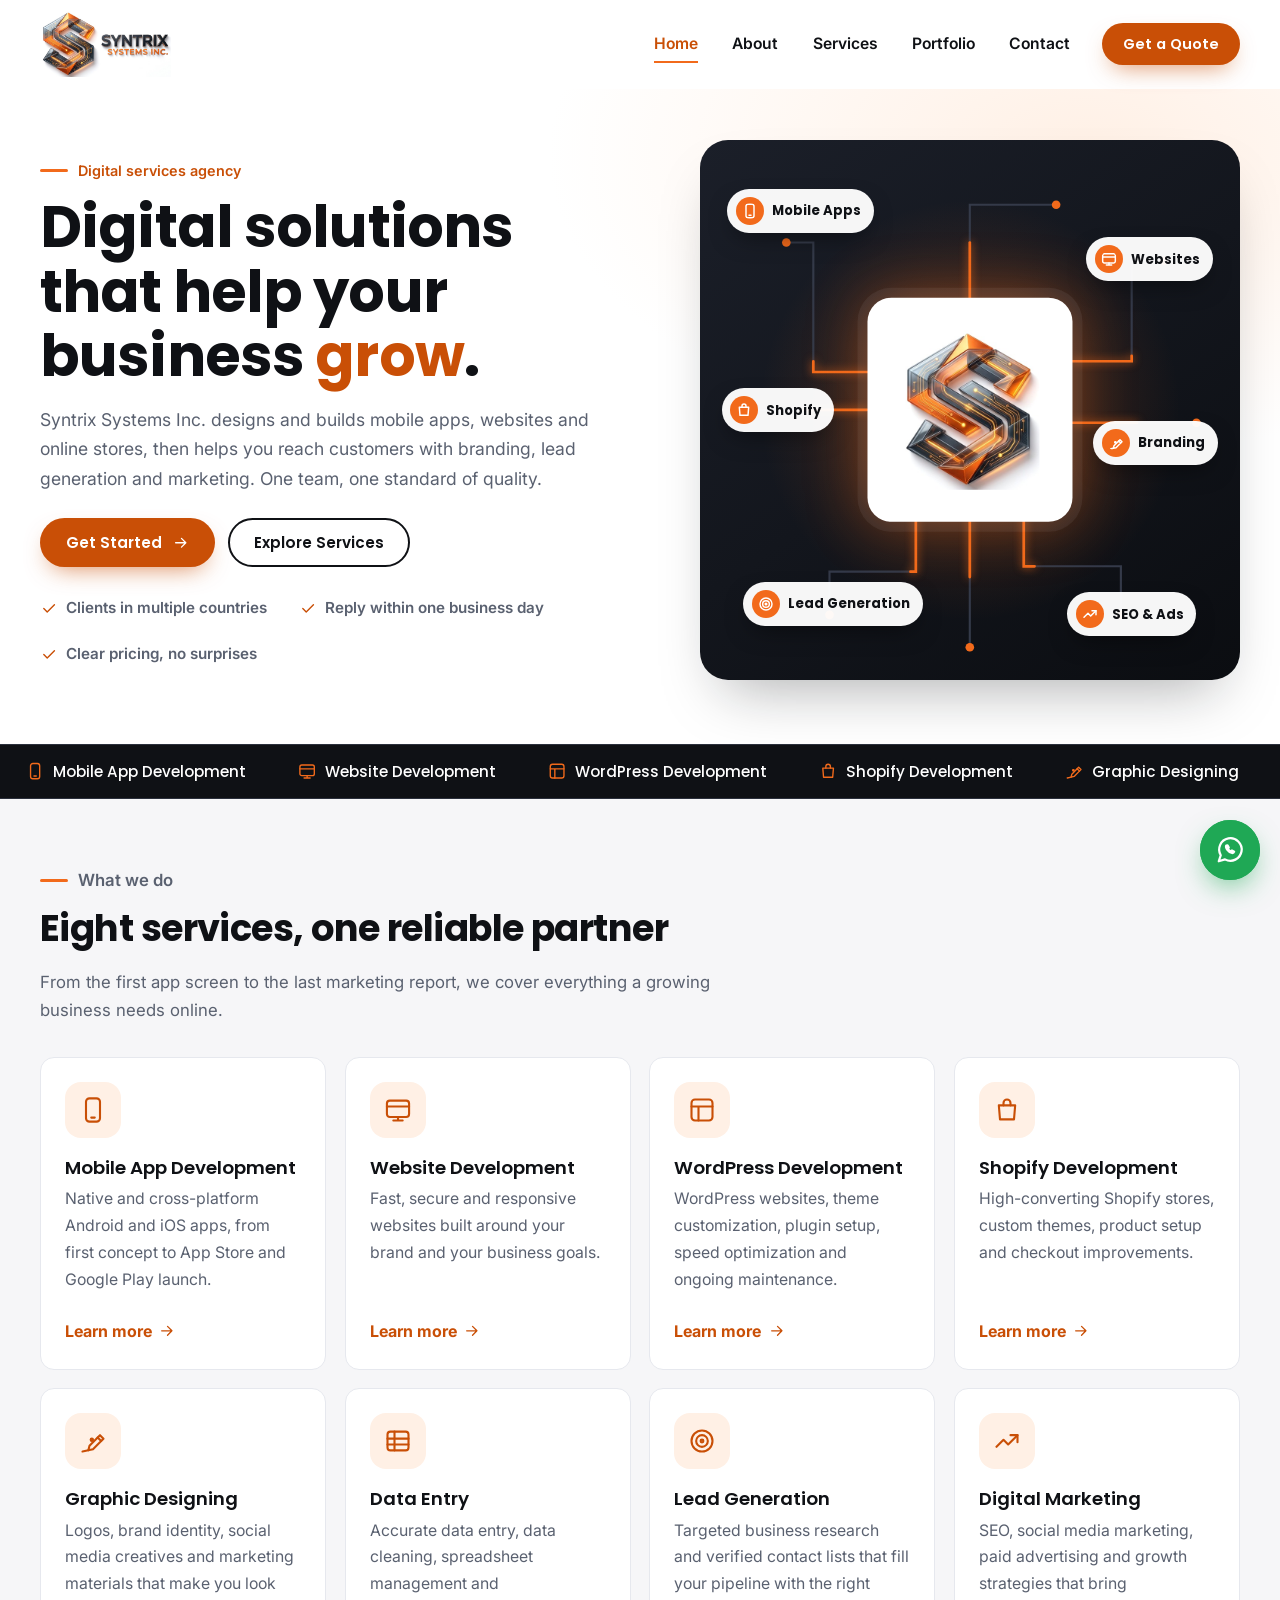
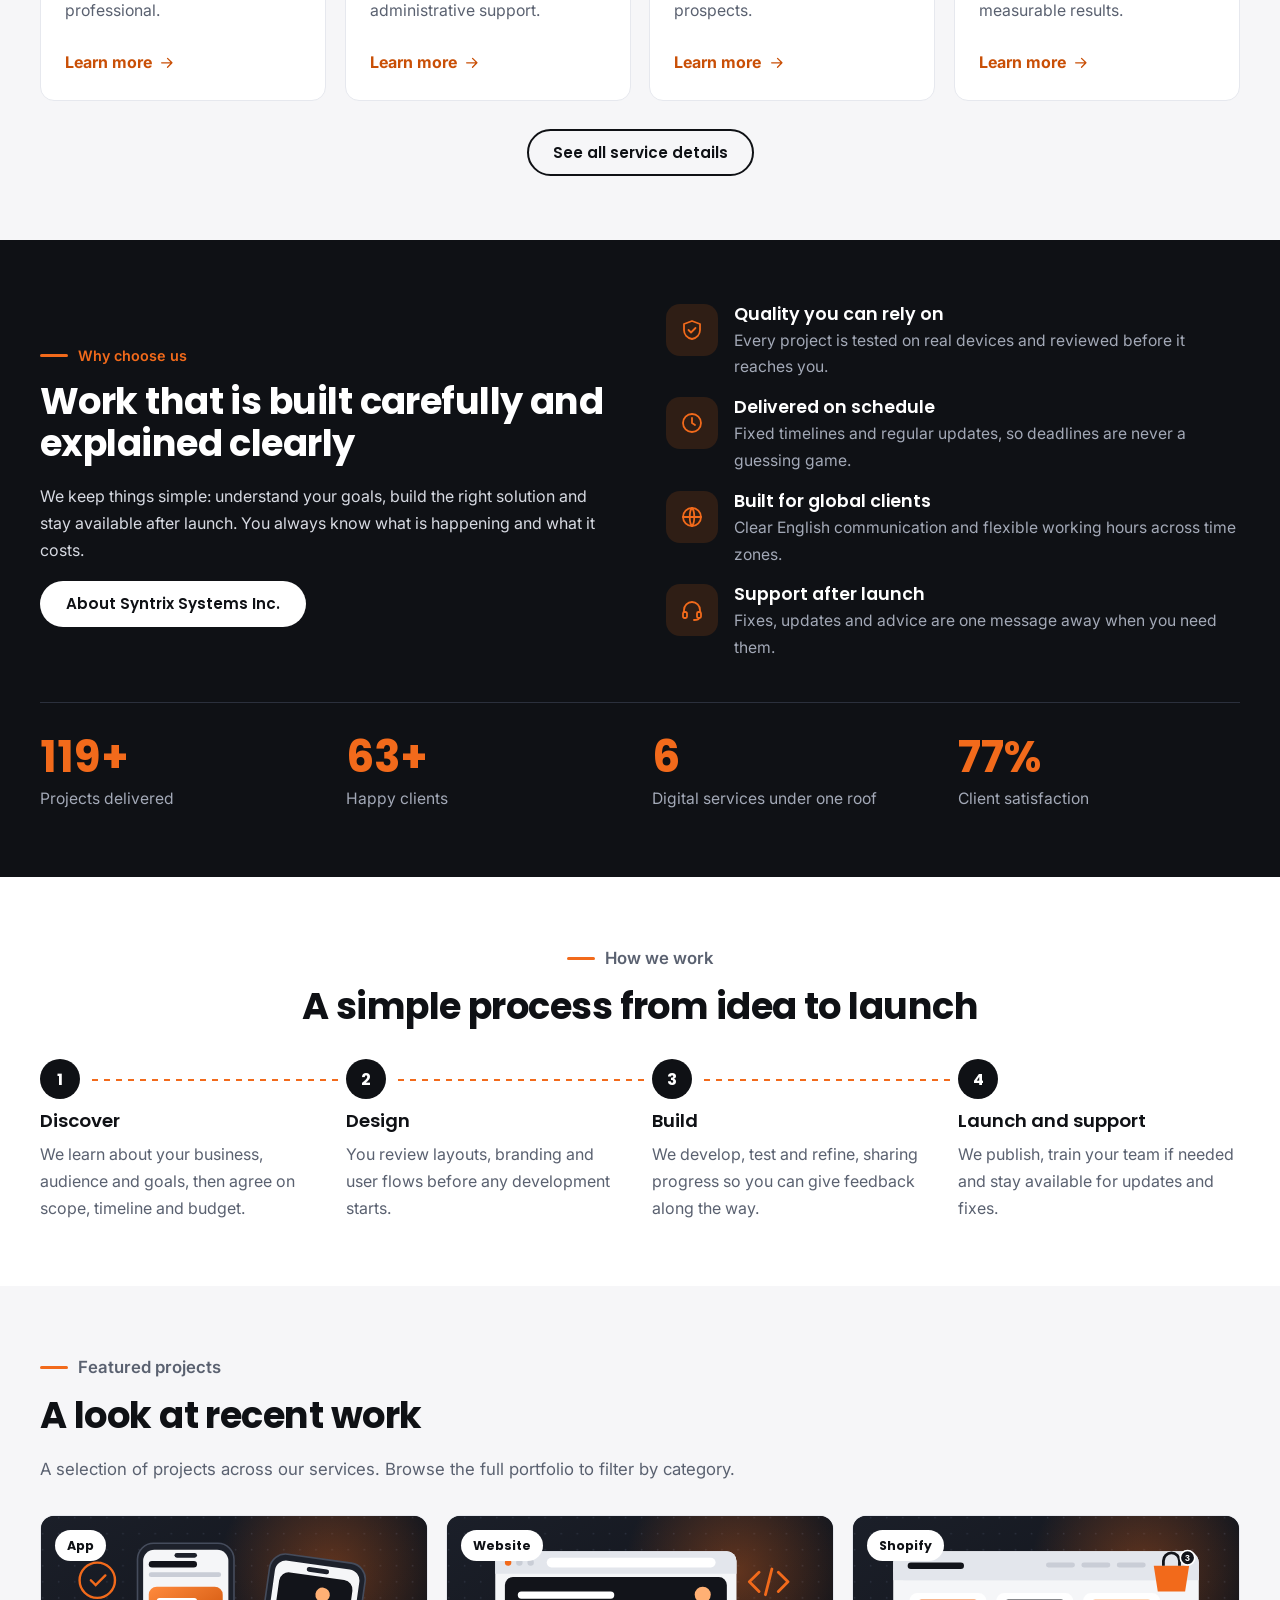
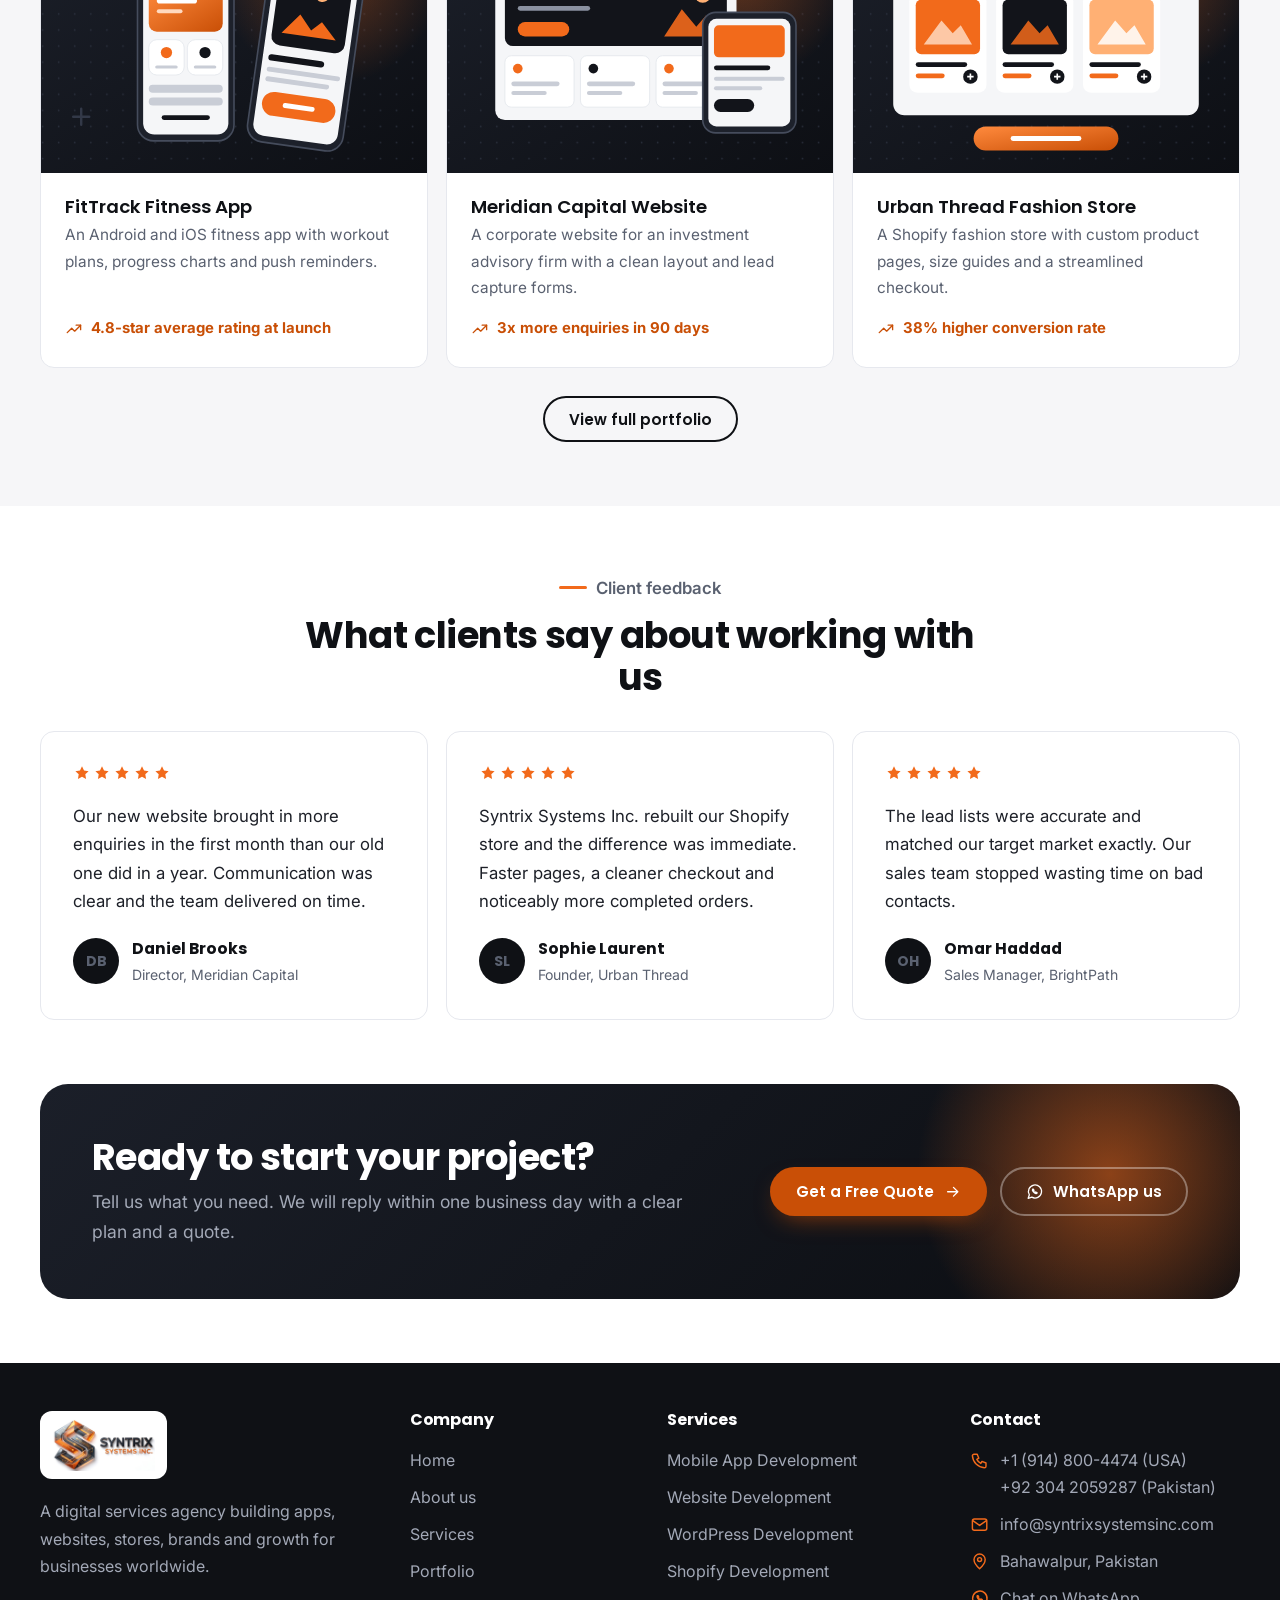
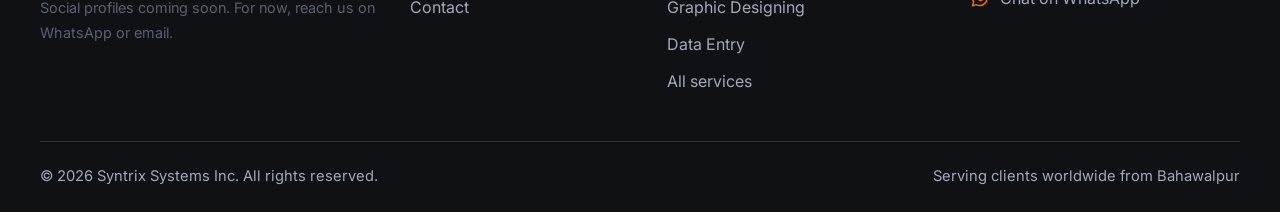
<file: index.html>
<!DOCTYPE html>
<html lang="en">
<head>
<meta charset="utf-8">
<meta name="viewport" content="width=device-width, initial-scale=1">
<title>Syntrix Systems Inc. | Mobile Apps, Websites, Shopify, WordPress & Digital Marketing</title>
<meta name="description" content="Syntrix Systems Inc. is a digital services agency offering mobile app development, website development, WordPress, Shopify, graphic design, data entry, lead generation and digital marketing for clients worldwide.">
<meta name="theme-color" content="#0f1115">
<link rel="canonical" href="https://www.syntrixsystemsinc.com/">
<meta property="og:type" content="website"><meta property="og:site_name" content="Syntrix Systems Inc.">
<meta property="og:title" content="Syntrix Systems Inc. | Mobile Apps, Websites, Shopify, WordPress & Digital Marketing"><meta property="og:description" content="Syntrix Systems Inc. is a digital services agency offering mobile app development, website development, WordPress, Shopify, graphic design, data entry, lead generation and digital marketing for clients worldwide.">
<meta property="og:url" content="https://www.syntrixsystemsinc.com/"><meta property="og:image" content="https://www.syntrixsystemsinc.com/assets/images/brand/og-image.jpg">
<meta name="twitter:card" content="summary_large_image">
<link rel="icon" type="image/png" sizes="32x32" href="assets/images/brand/favicon-32.png">
<link rel="apple-touch-icon" href="assets/images/brand/favicon-192.png">
<link rel="preconnect" href="https://fonts.googleapis.com"><link rel="preconnect" href="https://fonts.gstatic.com" crossorigin>
<link rel="stylesheet" href="https://fonts.googleapis.com/css2?family=Inter:wght@400;500;600&amp;family=Poppins:wght@500;600;700&amp;display=swap">
<link rel="stylesheet" href="assets/css/style.css">
<script type="application/ld+json">{"@context": "https://schema.org", "@type": "ProfessionalService", "name": "Syntrix Systems Inc.", "url": "https://www.syntrixsystemsinc.com/", "image": "https://www.syntrixsystemsinc.com/assets/images/brand/og-image.jpg", "email": "info@syntrixsystemsinc.com", "telephone": ["+19148004474", "+923042059287"], "address": {"@type": "PostalAddress", "addressLocality": "Bahawalpur", "addressCountry": "PK"}, "areaServed": "Worldwide", "description": "Syntrix Systems Inc. is a digital services agency offering mobile app development, website development, WordPress, Shopify, graphic design, data entry, lead generation and digital marketing for clients worldwide."}</script>
</head>
<body>
<a class="skip-link" href="#main">Skip to content</a>
<svg xmlns="http://www.w3.org/2000/svg" style="display:none" aria-hidden="true"><defs>
<symbol id="i-mobile" viewBox="0 0 24 24"><rect x="6" y="2" width="12" height="20" rx="3"/><path d="M10.5 18.5h3"/></symbol>
<symbol id="i-web" viewBox="0 0 24 24"><rect x="2.5" y="4" width="19" height="14" rx="2.5"/><path d="M2.5 9h19M8 21h8M12 18v3"/></symbol>
<symbol id="i-wordpress" viewBox="0 0 24 24"><rect x="3" y="3" width="18" height="18" rx="3"/><path d="M3 9h18M9 9v12"/></symbol>
<symbol id="i-shopify" viewBox="0 0 24 24"><path d="M5 8h14l-1 12H6z"/><path d="M9 8V6a3 3 0 0 1 6 0v2"/></symbol>
<symbol id="i-design" viewBox="0 0 24 24"><path d="M12 19l7-7-3-3-7 7-1 4z"/><path d="M16 9l2-2 3 3-2 2M3 21l5-1"/><circle cx="11" cy="11" r="1"/></symbol>
<symbol id="i-data" viewBox="0 0 24 24"><rect x="3" y="4" width="18" height="16" rx="2.5"/><path d="M3 10h18M3 15h18M9 4v16"/></symbol>
<symbol id="i-leads" viewBox="0 0 24 24"><circle cx="12" cy="12" r="9"/><circle cx="12" cy="12" r="5"/><circle cx="12" cy="12" r="1.2"/></symbol>
<symbol id="i-marketing" viewBox="0 0 24 24"><path d="M3 17l6-6 4 4 8-8"/><path d="M15 7h6v6"/></symbol>
<symbol id="i-check" viewBox="0 0 24 24"><path d="M5 12.5l4.5 4.5L19 7.5"/></symbol>
<symbol id="i-arrow" viewBox="0 0 24 24"><path d="M5 12h14M13 6l6 6-6 6"/></symbol>
<symbol id="i-phone" viewBox="0 0 24 24"><path d="M5 4h4l2 5-2.5 1.5a11 11 0 0 0 5 5L15 13l5 2v4a2 2 0 0 1-2 2A16 16 0 0 1 3 6a2 2 0 0 1 2-2z"/></symbol>
<symbol id="i-mail" viewBox="0 0 24 24"><rect x="3" y="5" width="18" height="14" rx="2.5"/><path d="M3.5 7l8.5 6 8.5-6"/></symbol>
<symbol id="i-pin" viewBox="0 0 24 24"><path d="M12 21s7-6.2 7-11.5A7 7 0 0 0 5 9.5C5 14.8 12 21 12 21z"/><circle cx="12" cy="9.5" r="2.5"/></symbol>
<symbol id="i-whatsapp" viewBox="0 0 24 24"><path d="M3 21l1.6-4.8A9 9 0 1 1 8 19.5L3 21z"/><path d="M9 8.5c-.4.8-.2 1.9.9 3.4 1.2 1.6 2.6 2.4 3.7 2.5.9.1 1.5-.4 1.7-1l-1.8-1-.9.8c-.9-.4-1.8-1.2-2.3-2.2l.7-.9-1-1.8z"/></symbol>
<symbol id="i-facebook" viewBox="0 0 24 24"><path d="M14 8h3V4h-3a4 4 0 0 0-4 4v2H7v4h3v7h4v-7h3l1-4h-4V8z"/></symbol>
<symbol id="i-instagram" viewBox="0 0 24 24"><rect x="3" y="3" width="18" height="18" rx="5"/><circle cx="12" cy="12" r="4"/><circle cx="17.3" cy="6.7" r=".6"/></symbol>
<symbol id="i-linkedin" viewBox="0 0 24 24"><path d="M7 10v8M7 6.5v.01M11 18v-8m0 3a3 3 0 0 1 6 0v5"/><rect x="3" y="3" width="18" height="18" rx="3"/></symbol>
<symbol id="i-x" viewBox="0 0 24 24"><path d="M4 4l16 16M20 4L4 20"/></symbol>
<symbol id="i-menu" viewBox="0 0 24 24"><path d="M4 7h16M4 12h16M4 17h16"/></symbol>
<symbol id="i-close" viewBox="0 0 24 24"><path d="M6 6l12 12M18 6L6 18"/></symbol>
<symbol id="i-star" viewBox="0 0 24 24"><path d="M12 3l2.7 5.6 6.1.9-4.4 4.3 1 6.1L12 17l-5.4 2.9 1-6.1L3.2 9.5l6.1-.9z" fill="currentColor" stroke="none"/></symbol>
<symbol id="i-shield" viewBox="0 0 24 24"><path d="M12 3l8 3v6c0 4.5-3.2 8-8 9-4.8-1-8-4.5-8-9V6z"/><path d="M8.5 12l2.5 2.5L15.5 10"/></symbol>
<symbol id="i-bolt" viewBox="0 0 24 24"><path d="M13 2L4 14h7l-1 8 9-12h-7z"/></symbol>
<symbol id="i-users" viewBox="0 0 24 24"><circle cx="9" cy="8" r="3.5"/><path d="M2.5 20a6.5 6.5 0 0 1 13 0M16 4.8a3.5 3.5 0 0 1 0 6.4M18 14a6 6 0 0 1 3.5 6"/></symbol>
<symbol id="i-clock" viewBox="0 0 24 24"><circle cx="12" cy="12" r="9"/><path d="M12 7v5l3 2"/></symbol>
<symbol id="i-globe" viewBox="0 0 24 24"><circle cx="12" cy="12" r="9"/><path d="M3 12h18M12 3c3 3 3 15 0 18M12 3c-3 3-3 15 0 18"/></symbol>
<symbol id="i-eye" viewBox="0 0 24 24"><path d="M2 12s3.5-7 10-7 10 7 10 7-3.5 7-10 7S2 12 2 12z"/><circle cx="12" cy="12" r="3"/></symbol>
<symbol id="i-flag" viewBox="0 0 24 24"><path d="M5 21V4M5 4h12l-2 4 2 4H5"/></symbol>
<symbol id="i-up" viewBox="0 0 24 24"><path d="M6 14l6-6 6 6"/></symbol>
<symbol id="i-headset" viewBox="0 0 24 24"><path d="M4 14v-2a8 8 0 0 1 16 0v2"/><rect x="3" y="14" width="4" height="6" rx="1.5"/><rect x="17" y="14" width="4" height="6" rx="1.5"/><path d="M19 20c0 1.5-2 2-5 2"/></symbol>
</defs></svg>
<header class="site-header">
  <div class="container nav">
    <a class="brand" href="index.html" aria-label="Syntrix Systems Inc. home"><img src="assets/images/brand/logo-full.jpg" width="131" height="66" alt="Syntrix Systems Inc. logo"></a>
    <button class="nav__toggle" aria-expanded="false" aria-controls="nav-links" aria-label="Open menu"><svg class="icon i-open" aria-hidden="true" focusable="false"><use href="#i-menu"/></svg><svg class="icon i-close" aria-hidden="true" focusable="false"><use href="#i-close"/></svg></button>
    <nav class="nav__links" id="nav-links" aria-label="Main">
      <a href="index.html" aria-current="page">Home</a><a href="about.html">About</a><a href="services.html">Services</a><a href="portfolio.html">Portfolio</a><a href="contact.html">Contact</a>
      <a class="btn btn--primary btn--sm nav__cta" href="contact.html">Get a Quote</a>
    </nav>
  </div>
</header>
<main id="main">
<section class="hero"><div class="container hero__grid">
  <div class="hero__copy">
    <p class="kicker">Digital services agency</p>
    <h1>Digital solutions that help your business <em>grow</em>.</h1>
    <p class="hero__lead">Syntrix Systems Inc. designs and builds mobile apps, websites and online stores, then helps you reach customers with branding, lead generation and marketing. One team, one standard of quality.</p>
    <div class="hero__actions"><a class="btn btn--primary" href="contact.html">Get Started <svg class="icon icon-arrow" aria-hidden="true" focusable="false"><use href="#i-arrow"/></svg></a><a class="btn btn--outline" href="services.html">Explore Services</a></div>
    <ul class="hero__proof"><li><svg class="icon" aria-hidden="true" focusable="false"><use href="#i-check"/></svg> Clients in multiple countries</li><li><svg class="icon" aria-hidden="true" focusable="false"><use href="#i-check"/></svg> Reply within one business day</li><li><svg class="icon" aria-hidden="true" focusable="false"><use href="#i-check"/></svg> Clear pricing, no surprises</li></ul>
  </div>
  <div class="hero__art" aria-hidden="true"><svg class="circuit" viewBox="0 0 500 500" aria-hidden="true" focusable="false"><path d="M155 215H105V95H80"/><path d="M345 205H400V112H430"/><path d="M155 250H40"/><path d="M345 262H460"/><path d="M200 345V400H120V440"/><path d="M300 345V395H390V440"/><path d="M250 155V60H330"/><path d="M250 345V470"/><path class="pulse" d="M155 215H105V95H80"/><path class="pulse" d="M345 205H400V112H430"/><path class="pulse" d="M155 250H40"/><path class="pulse" d="M345 262H460"/><path class="pulse" d="M200 345V400H120V440"/><path class="pulse" d="M300 345V395H390V440"/><path class="pulse" d="M250 155V60H330"/><path class="pulse" d="M250 345V470"/><circle cx="80" cy="95" r="4"/><circle cx="430" cy="112" r="4"/><circle cx="40" cy="250" r="4"/><circle cx="460" cy="262" r="4"/><circle cx="120" cy="440" r="4"/><circle cx="390" cy="440" r="4"/><circle cx="330" cy="60" r="4"/><circle cx="250" cy="470" r="4"/></svg><div class="hero__core"><img src="assets/images/brand/logo-mark.jpg" width="369" height="420" alt=""></div><span class="chip chip--1"><svg class="icon" aria-hidden="true" focusable="false"><use href="#i-mobile"/></svg>Mobile Apps</span><span class="chip chip--2"><svg class="icon" aria-hidden="true" focusable="false"><use href="#i-web"/></svg>Websites</span><span class="chip chip--3"><svg class="icon" aria-hidden="true" focusable="false"><use href="#i-shopify"/></svg>Shopify</span><span class="chip chip--4"><svg class="icon" aria-hidden="true" focusable="false"><use href="#i-design"/></svg>Branding</span><span class="chip chip--5"><svg class="icon" aria-hidden="true" focusable="false"><use href="#i-leads"/></svg>Lead Generation</span><span class="chip chip--6"><svg class="icon" aria-hidden="true" focusable="false"><use href="#i-marketing"/></svg>SEO &amp; Ads</span></div>
</div></section>

<div class="marquee" aria-hidden="true"><div class="marquee__track"><span><svg class="icon" aria-hidden="true" focusable="false"><use href="#i-mobile"/></svg>Mobile App Development</span><span><svg class="icon" aria-hidden="true" focusable="false"><use href="#i-web"/></svg>Website Development</span><span><svg class="icon" aria-hidden="true" focusable="false"><use href="#i-wordpress"/></svg>WordPress Development</span><span><svg class="icon" aria-hidden="true" focusable="false"><use href="#i-shopify"/></svg>Shopify Development</span><span><svg class="icon" aria-hidden="true" focusable="false"><use href="#i-design"/></svg>Graphic Designing</span><span><svg class="icon" aria-hidden="true" focusable="false"><use href="#i-data"/></svg>Data Entry</span><span><svg class="icon" aria-hidden="true" focusable="false"><use href="#i-leads"/></svg>Lead Generation</span><span><svg class="icon" aria-hidden="true" focusable="false"><use href="#i-marketing"/></svg>Digital Marketing</span><span><svg class="icon" aria-hidden="true" focusable="false"><use href="#i-mobile"/></svg>Mobile App Development</span><span><svg class="icon" aria-hidden="true" focusable="false"><use href="#i-web"/></svg>Website Development</span><span><svg class="icon" aria-hidden="true" focusable="false"><use href="#i-wordpress"/></svg>WordPress Development</span><span><svg class="icon" aria-hidden="true" focusable="false"><use href="#i-shopify"/></svg>Shopify Development</span><span><svg class="icon" aria-hidden="true" focusable="false"><use href="#i-design"/></svg>Graphic Designing</span><span><svg class="icon" aria-hidden="true" focusable="false"><use href="#i-data"/></svg>Data Entry</span><span><svg class="icon" aria-hidden="true" focusable="false"><use href="#i-leads"/></svg>Lead Generation</span><span><svg class="icon" aria-hidden="true" focusable="false"><use href="#i-marketing"/></svg>Digital Marketing</span></div></div>

<section class="section section--soft" id="services"><div class="container">
  <div class="section-head" data-reveal><p class="kicker">What we do</p><h2>Eight services, one reliable partner</h2><p>From the first app screen to the last marketing report, we cover everything a growing business needs online.</p></div>
  <div class="grid grid--4"><article class="card" data-reveal>
  <div class="ico"><svg class="icon" aria-hidden="true" focusable="false"><use href="#i-mobile"/></svg></div><h3>Mobile App Development</h3><p>Native and cross-platform Android and iOS apps, from first concept to App Store and Google Play launch.</p>
  <div class="card__actions"><a class="link-arrow" href="services.html#mobile-app-development">Learn more <svg class="icon" aria-hidden="true" focusable="false"><use href="#i-arrow"/></svg></a></div></article>
<article class="card" data-reveal>
  <div class="ico"><svg class="icon" aria-hidden="true" focusable="false"><use href="#i-web"/></svg></div><h3>Website Development</h3><p>Fast, secure and responsive websites built around your brand and your business goals.</p>
  <div class="card__actions"><a class="link-arrow" href="services.html#website-development">Learn more <svg class="icon" aria-hidden="true" focusable="false"><use href="#i-arrow"/></svg></a></div></article>
<article class="card" data-reveal>
  <div class="ico"><svg class="icon" aria-hidden="true" focusable="false"><use href="#i-wordpress"/></svg></div><h3>WordPress Development</h3><p>WordPress websites, theme customization, plugin setup, speed optimization and ongoing maintenance.</p>
  <div class="card__actions"><a class="link-arrow" href="services.html#wordpress-development">Learn more <svg class="icon" aria-hidden="true" focusable="false"><use href="#i-arrow"/></svg></a></div></article>
<article class="card" data-reveal>
  <div class="ico"><svg class="icon" aria-hidden="true" focusable="false"><use href="#i-shopify"/></svg></div><h3>Shopify Development</h3><p>High-converting Shopify stores, custom themes, product setup and checkout improvements.</p>
  <div class="card__actions"><a class="link-arrow" href="services.html#shopify-development">Learn more <svg class="icon" aria-hidden="true" focusable="false"><use href="#i-arrow"/></svg></a></div></article>
<article class="card" data-reveal>
  <div class="ico"><svg class="icon" aria-hidden="true" focusable="false"><use href="#i-design"/></svg></div><h3>Graphic Designing</h3><p>Logos, brand identity, social media creatives and marketing materials that make you look professional.</p>
  <div class="card__actions"><a class="link-arrow" href="services.html#graphic-designing">Learn more <svg class="icon" aria-hidden="true" focusable="false"><use href="#i-arrow"/></svg></a></div></article>
<article class="card" data-reveal>
  <div class="ico"><svg class="icon" aria-hidden="true" focusable="false"><use href="#i-data"/></svg></div><h3>Data Entry</h3><p>Accurate data entry, data cleaning, spreadsheet management and administrative support.</p>
  <div class="card__actions"><a class="link-arrow" href="services.html#data-entry">Learn more <svg class="icon" aria-hidden="true" focusable="false"><use href="#i-arrow"/></svg></a></div></article>
<article class="card" data-reveal>
  <div class="ico"><svg class="icon" aria-hidden="true" focusable="false"><use href="#i-leads"/></svg></div><h3>Lead Generation</h3><p>Targeted business research and verified contact lists that fill your pipeline with the right prospects.</p>
  <div class="card__actions"><a class="link-arrow" href="services.html#lead-generation">Learn more <svg class="icon" aria-hidden="true" focusable="false"><use href="#i-arrow"/></svg></a></div></article>
<article class="card" data-reveal>
  <div class="ico"><svg class="icon" aria-hidden="true" focusable="false"><use href="#i-marketing"/></svg></div><h3>Digital Marketing</h3><p>SEO, social media marketing, paid advertising and growth strategies that bring measurable results.</p>
  <div class="card__actions"><a class="link-arrow" href="services.html#digital-marketing">Learn more <svg class="icon" aria-hidden="true" focusable="false"><use href="#i-arrow"/></svg></a></div></article>
</div>
  <div style="text-align:center;margin-top:1.75rem"><a class="btn btn--outline" href="services.html">See all service details</a></div>
</div></section>

<section class="section section--dark" id="why"><div class="container">
  <div class="split">
    <div data-reveal="left"><p class="kicker">Why choose us</p><h2>Work that is built carefully and explained clearly</h2>
      <p>We keep things simple: understand your goals, build the right solution and stay available after launch. You always know what is happening and what it costs.</p>
      <a class="btn btn--light" href="about.html">About Syntrix Systems Inc.</a></div>
    <div class="feature-list" data-reveal="right">
      <div class="feature"><div class="ico"><svg class="icon" aria-hidden="true" focusable="false"><use href="#i-shield"/></svg></div><div><h3>Quality you can rely on</h3><p>Every project is tested on real devices and reviewed before it reaches you.</p></div></div>
      <div class="feature"><div class="ico"><svg class="icon" aria-hidden="true" focusable="false"><use href="#i-clock"/></svg></div><div><h3>Delivered on schedule</h3><p>Fixed timelines and regular updates, so deadlines are never a guessing game.</p></div></div>
      <div class="feature"><div class="ico"><svg class="icon" aria-hidden="true" focusable="false"><use href="#i-globe"/></svg></div><div><h3>Built for global clients</h3><p>Clear English communication and flexible working hours across time zones.</p></div></div>
      <div class="feature"><div class="ico"><svg class="icon" aria-hidden="true" focusable="false"><use href="#i-headset"/></svg></div><div><h3>Support after launch</h3><p>Fixes, updates and advice are one message away when you need them.</p></div></div>
    </div>
  </div>
  <div class="stats">
    <div class="stat" data-reveal><strong><span data-count="150">0</span><span>+</span></strong><p>Projects delivered</p></div>
    <div class="stat" data-reveal><strong><span data-count="80">0</span><span>+</span></strong><p>Happy clients</p></div>
    <div class="stat" data-reveal><strong><span data-count="8">0</span></strong><p>Digital services under one roof</p></div>
    <div class="stat" data-reveal><strong><span data-count="98">0</span><span>%</span></strong><p>Client satisfaction</p></div>
  </div>
</div></section>

<section class="section"><div class="container">
  <div class="section-head section-head--center" data-reveal><p class="kicker">How we work</p><h2>A simple process from idea to launch</h2></div>
  <div class="steps">
    <div class="step" data-reveal><h3>Discover</h3><p>We learn about your business, audience and goals, then agree on scope, timeline and budget.</p></div>
    <div class="step" data-reveal><h3>Design</h3><p>You review layouts, branding and user flows before any development starts.</p></div>
    <div class="step" data-reveal><h3>Build</h3><p>We develop, test and refine, sharing progress so you can give feedback along the way.</p></div>
    <div class="step" data-reveal><h3>Launch and support</h3><p>We publish, train your team if needed and stay available for updates and fixes.</p></div>
  </div>
</div></section>

<section class="section section--soft" id="featured"><div class="container">
  <div class="section-head" data-reveal><p class="kicker">Featured projects</p><h2>A look at recent work</h2><p>A selection of projects across our services. Browse the full portfolio to filter by category.</p></div>
  <div class="grid grid--3"><article class="project" data-category="mobile-app-development" data-reveal>
  <div class="project__media"><img src="assets/images/services/mobile-app-development.svg" width="480" height="320" loading="lazy" alt="FitTrack Fitness App project preview"><span class="project__tag">App</span></div>
  <div class="project__body"><h3>FitTrack Fitness App</h3><p>An Android and iOS fitness app with workout plans, progress charts and push reminders.</p><div class="project__result"><svg class="icon" aria-hidden="true" focusable="false"><use href="#i-marketing"/></svg> 4.8-star average rating at launch</div></div></article>
<article class="project" data-category="website-development" data-reveal>
  <div class="project__media"><img src="assets/images/services/website-development.svg" width="480" height="320" loading="lazy" alt="Meridian Capital Website project preview"><span class="project__tag">Website</span></div>
  <div class="project__body"><h3>Meridian Capital Website</h3><p>A corporate website for an investment advisory firm with a clean layout and lead capture forms.</p><div class="project__result"><svg class="icon" aria-hidden="true" focusable="false"><use href="#i-marketing"/></svg> 3x more enquiries in 90 days</div></div></article>
<article class="project" data-category="shopify-development" data-reveal>
  <div class="project__media"><img src="assets/images/services/shopify-development.svg" width="480" height="320" loading="lazy" alt="Urban Thread Fashion Store project preview"><span class="project__tag">Shopify</span></div>
  <div class="project__body"><h3>Urban Thread Fashion Store</h3><p>A Shopify fashion store with custom product pages, size guides and a streamlined checkout.</p><div class="project__result"><svg class="icon" aria-hidden="true" focusable="false"><use href="#i-marketing"/></svg> 38% higher conversion rate</div></div></article>
</div>
  <div style="text-align:center;margin-top:1.75rem"><a class="btn btn--outline" href="portfolio.html">View full portfolio</a></div>
</div></section>

<section class="section" id="testimonials"><div class="container">
  <div class="section-head section-head--center" data-reveal><p class="kicker">Client feedback</p><h2>What clients say about working with us</h2></div>
  <div class="grid grid--3"><figure class="quote-card" data-reveal style="margin:0"><div class="stars" aria-label="5 out of 5 stars"><svg class="icon" aria-hidden="true" focusable="false"><use href="#i-star"/></svg><svg class="icon" aria-hidden="true" focusable="false"><use href="#i-star"/></svg><svg class="icon" aria-hidden="true" focusable="false"><use href="#i-star"/></svg><svg class="icon" aria-hidden="true" focusable="false"><use href="#i-star"/></svg><svg class="icon" aria-hidden="true" focusable="false"><use href="#i-star"/></svg></div><blockquote>Our new website brought in more enquiries in the first month than our old one did in a year. Communication was clear and the team delivered on time.</blockquote><figcaption class="who"><span class="avatar" aria-hidden="true">DB</span><span><strong>Daniel Brooks</strong><span>Director, Meridian Capital</span></span></figcaption></figure><figure class="quote-card" data-reveal style="margin:0"><div class="stars" aria-label="5 out of 5 stars"><svg class="icon" aria-hidden="true" focusable="false"><use href="#i-star"/></svg><svg class="icon" aria-hidden="true" focusable="false"><use href="#i-star"/></svg><svg class="icon" aria-hidden="true" focusable="false"><use href="#i-star"/></svg><svg class="icon" aria-hidden="true" focusable="false"><use href="#i-star"/></svg><svg class="icon" aria-hidden="true" focusable="false"><use href="#i-star"/></svg></div><blockquote>Syntrix Systems Inc. rebuilt our Shopify store and the difference was immediate. Faster pages, a cleaner checkout and noticeably more completed orders.</blockquote><figcaption class="who"><span class="avatar" aria-hidden="true">SL</span><span><strong>Sophie Laurent</strong><span>Founder, Urban Thread</span></span></figcaption></figure><figure class="quote-card" data-reveal style="margin:0"><div class="stars" aria-label="5 out of 5 stars"><svg class="icon" aria-hidden="true" focusable="false"><use href="#i-star"/></svg><svg class="icon" aria-hidden="true" focusable="false"><use href="#i-star"/></svg><svg class="icon" aria-hidden="true" focusable="false"><use href="#i-star"/></svg><svg class="icon" aria-hidden="true" focusable="false"><use href="#i-star"/></svg><svg class="icon" aria-hidden="true" focusable="false"><use href="#i-star"/></svg></div><blockquote>The lead lists were accurate and matched our target market exactly. Our sales team stopped wasting time on bad contacts.</blockquote><figcaption class="who"><span class="avatar" aria-hidden="true">OH</span><span><strong>Omar Haddad</strong><span>Sales Manager, BrightPath</span></span></figcaption></figure></div>
</div></section>
<section class="section" style="padding-top:0"><div class="container"><div class="cta-band" data-reveal="zoom">
  <div><h2>Ready to start your project?</h2><p>Tell us what you need. We will reply within one business day with a clear plan and a quote.</p></div>
  <div class="cta-band__actions"><a class="btn btn--primary" href="contact.html">Get a Free Quote <svg class="icon icon-arrow" aria-hidden="true" focusable="false"><use href="#i-arrow"/></svg></a><a class="btn btn--ghost-light" href="#" data-whatsapp><svg class="icon" aria-hidden="true" focusable="false"><use href="#i-whatsapp"/></svg> WhatsApp us</a></div>
</div></div></section>
</main>
<footer class="site-footer">
  <div class="container footer-grid">
    <div class="footer-brand">
      <img src="assets/images/brand/logo-full.jpg" width="112" height="56" alt="Syntrix Systems Inc. logo" loading="lazy">
      <p>A digital services agency building apps, websites, stores, brands and growth for businesses worldwide.</p>
      <div class="socials" data-socials></div>
    </div>
    <div><h4>Company</h4><ul>
      <li><a href="index.html">Home</a></li><li><a href="about.html">About us</a></li><li><a href="services.html">Services</a></li><li><a href="portfolio.html">Portfolio</a></li><li><a href="contact.html">Contact</a></li></ul></div>
    <div><h4>Services</h4><ul><li><a href="services.html#mobile-app-development">Mobile App Development</a></li><li><a href="services.html#website-development">Website Development</a></li><li><a href="services.html#wordpress-development">WordPress Development</a></li><li><a href="services.html#shopify-development">Shopify Development</a></li><li><a href="services.html#graphic-designing">Graphic Designing</a></li><li><a href="services.html#data-entry">Data Entry</a></li><li><a href="services.html">All services</a></li></ul></div>
    <div><h4>Contact</h4><ul class="footer-contact">
      <li><svg class="icon" aria-hidden="true" focusable="false"><use href="#i-phone"/></svg><span><a href="tel:+19148004474">+1 (914) 800-4474</a> (USA)<br><a href="tel:+923042059287">+92 304 2059287</a> (Pakistan)</span></li>
      <li><svg class="icon" aria-hidden="true" focusable="false"><use href="#i-mail"/></svg><a href="mailto:info@syntrixsystemsinc.com">info@syntrixsystemsinc.com</a></li>
      <li><svg class="icon" aria-hidden="true" focusable="false"><use href="#i-pin"/></svg><span>Bahawalpur, Pakistan</span></li>
      <li><svg class="icon" aria-hidden="true" focusable="false"><use href="#i-whatsapp"/></svg><a href="#" data-whatsapp>Chat on WhatsApp</a></li></ul></div>
  </div>
  <div class="container footer-bottom"><span>&copy; <span data-year>2026</span> Syntrix Systems Inc. All rights reserved.</span><span>Serving clients worldwide from Bahawalpur</span></div>
</footer>
<a class="wa-float" href="#" data-whatsapp aria-label="Chat with us on WhatsApp"><svg class="icon" aria-hidden="true" focusable="false"><use href="#i-whatsapp"/></svg></a>
<button class="to-top" aria-label="Back to top"><svg class="icon" aria-hidden="true" focusable="false"><use href="#i-up"/></svg></button>
<script src="assets/js/config.js"></script>
<script src="assets/js/main.js"></script>
</body>
</html>
</file>
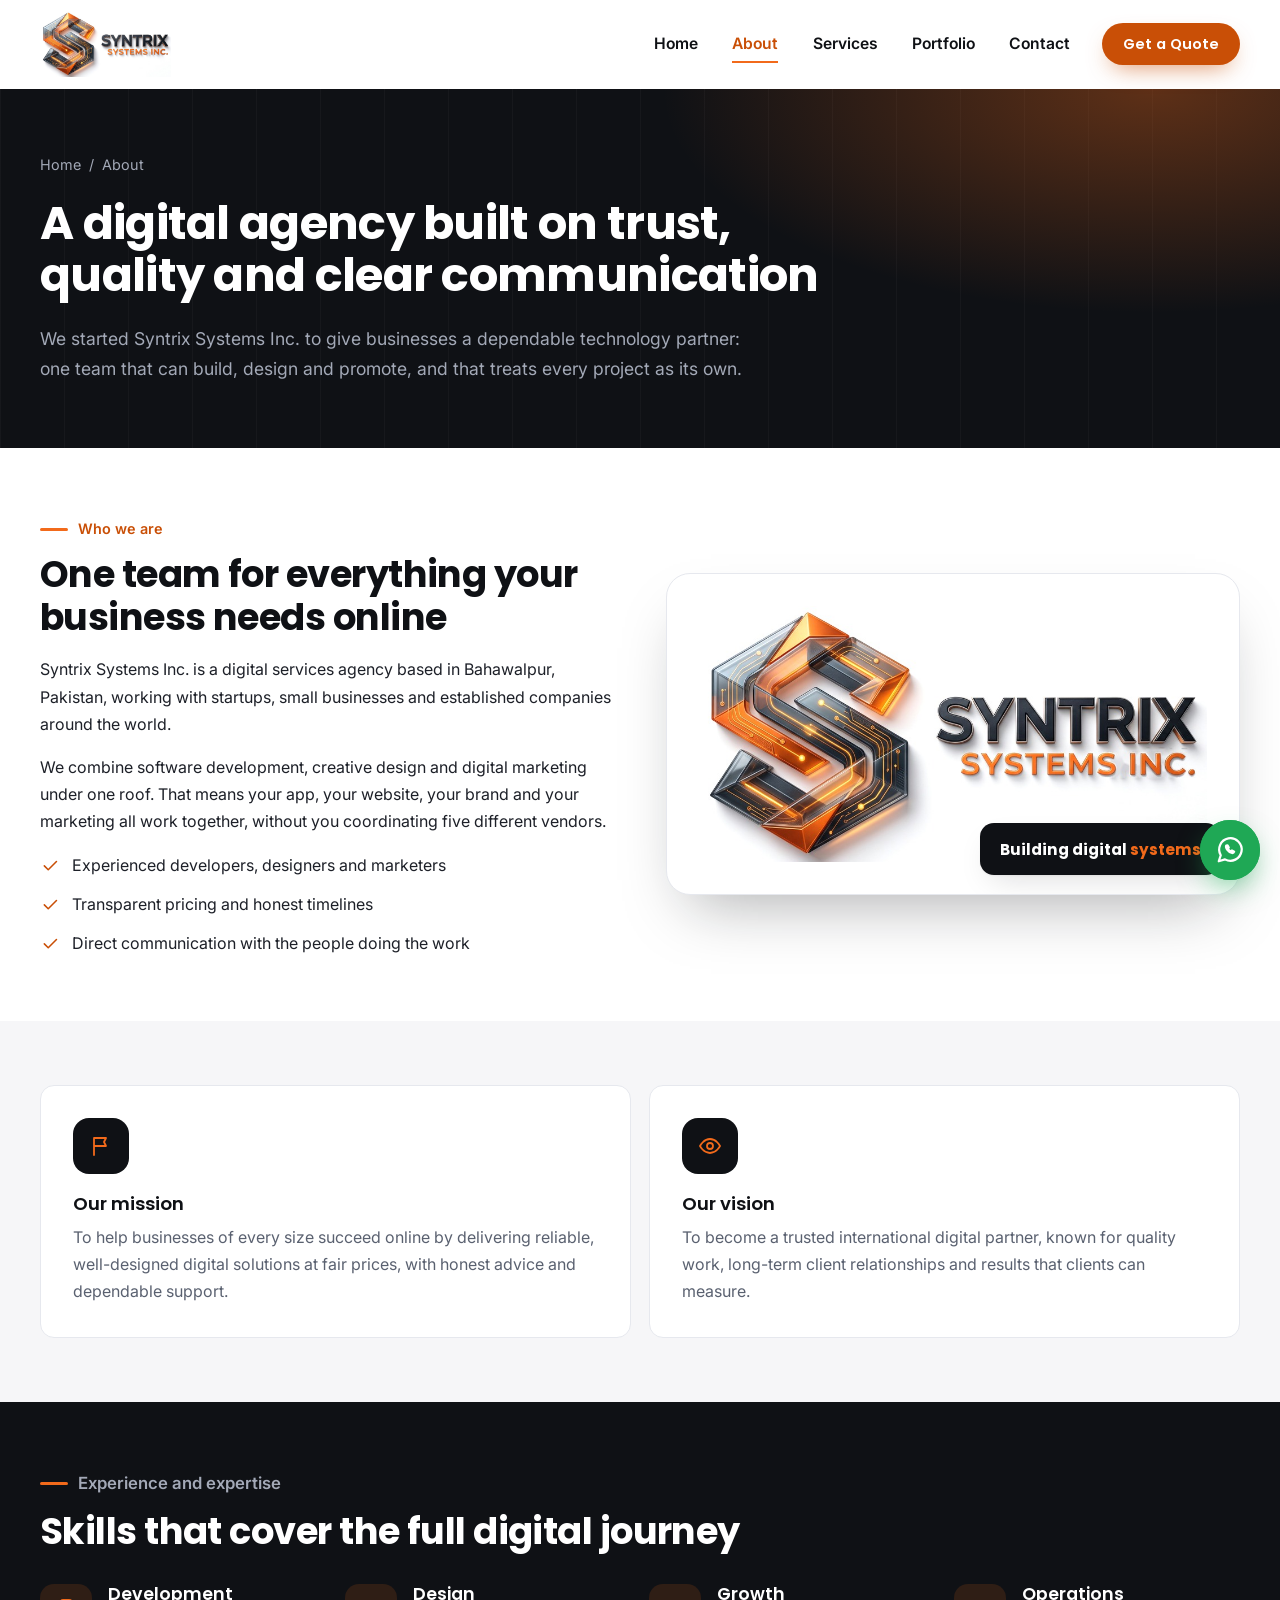
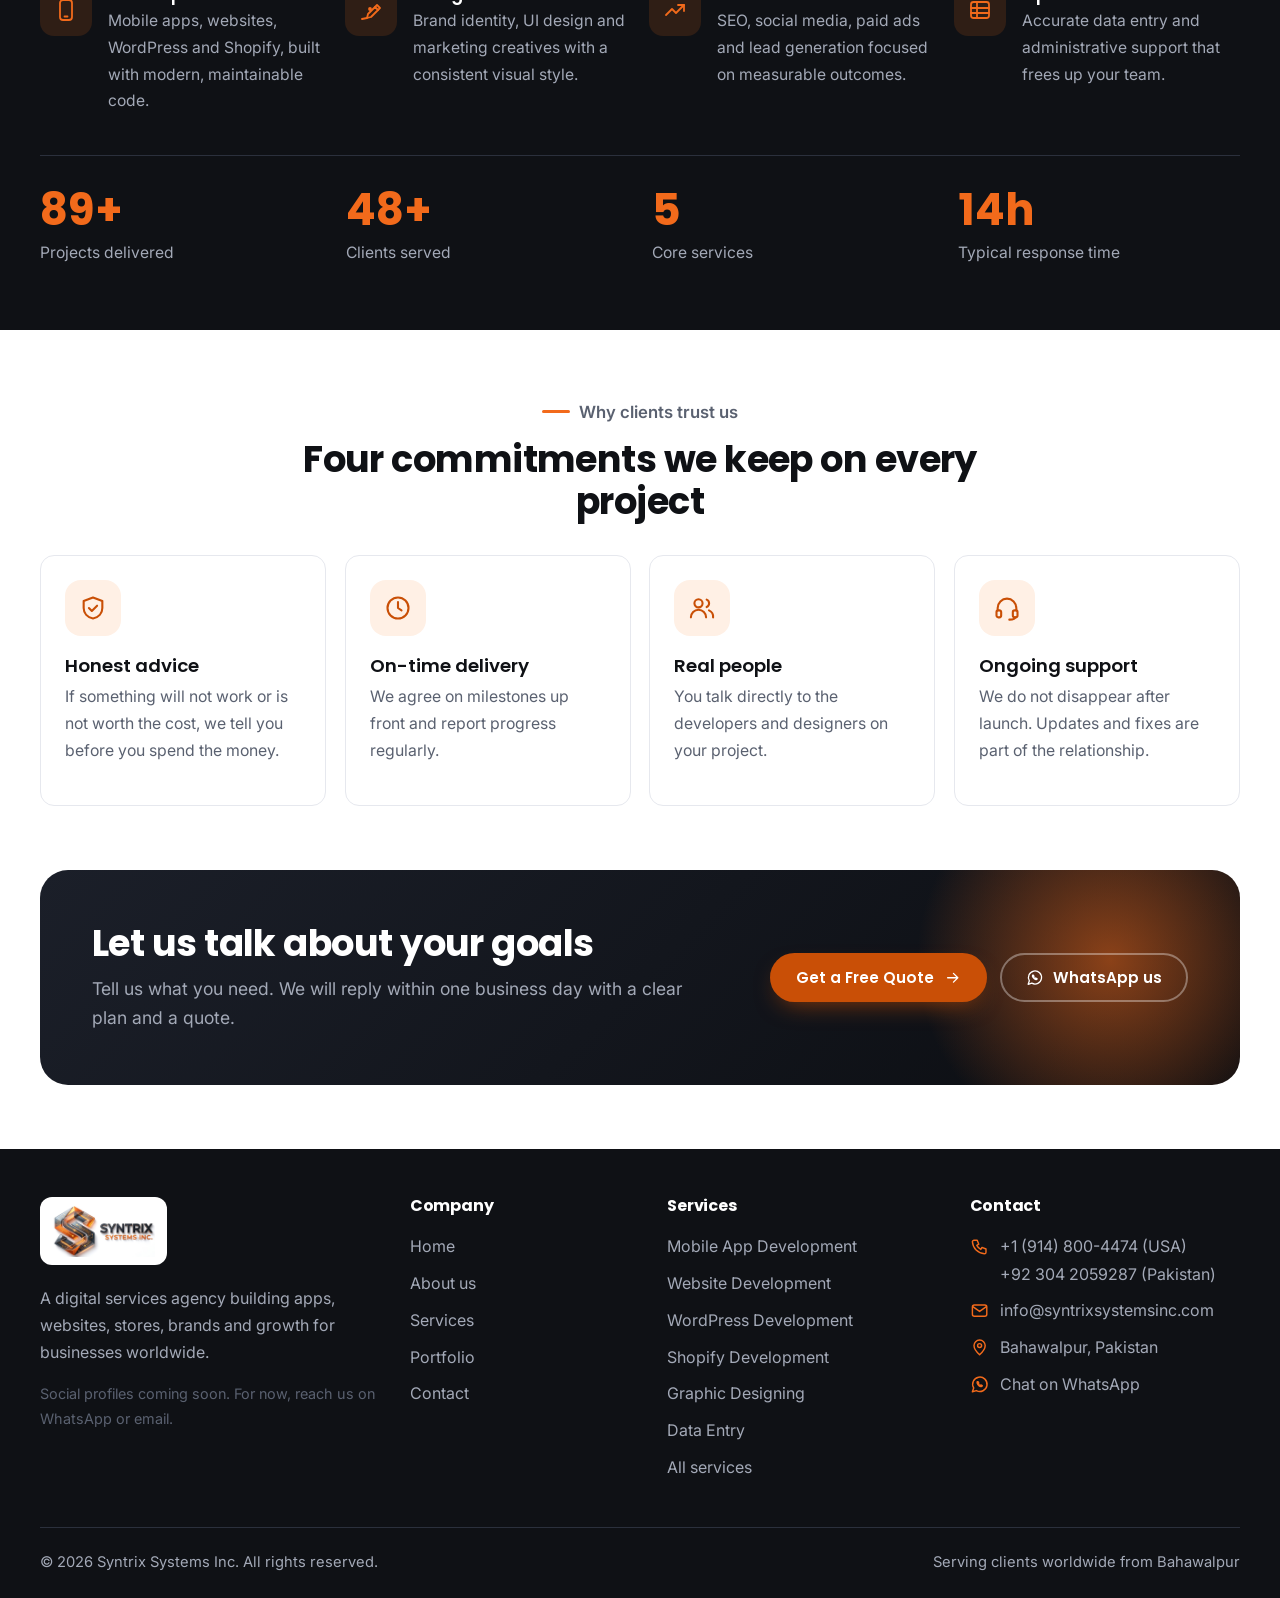
<file: about.html>
<!DOCTYPE html>
<html lang="en">
<head>
<meta charset="utf-8">
<meta name="viewport" content="width=device-width, initial-scale=1">
<title>About Us | Syntrix Systems Inc.</title>
<meta name="description" content="Learn about Syntrix Systems Inc., a Bahawalpur-based digital services agency delivering web, mobile, design and marketing solutions to clients worldwide.">
<meta name="theme-color" content="#0f1115">
<link rel="canonical" href="https://www.syntrixsystemsinc.com/about.html">
<meta property="og:type" content="website"><meta property="og:site_name" content="Syntrix Systems Inc.">
<meta property="og:title" content="About Us | Syntrix Systems Inc."><meta property="og:description" content="Learn about Syntrix Systems Inc., a Bahawalpur-based digital services agency delivering web, mobile, design and marketing solutions to clients worldwide.">
<meta property="og:url" content="https://www.syntrixsystemsinc.com/about.html"><meta property="og:image" content="https://www.syntrixsystemsinc.com/assets/images/brand/og-image.jpg">
<meta name="twitter:card" content="summary_large_image">
<link rel="icon" type="image/png" sizes="32x32" href="assets/images/brand/favicon-32.png">
<link rel="apple-touch-icon" href="assets/images/brand/favicon-192.png">
<link rel="preconnect" href="https://fonts.googleapis.com"><link rel="preconnect" href="https://fonts.gstatic.com" crossorigin>
<link rel="stylesheet" href="https://fonts.googleapis.com/css2?family=Inter:wght@400;500;600&amp;family=Poppins:wght@500;600;700&amp;display=swap">
<link rel="stylesheet" href="assets/css/style.css">
<script type="application/ld+json">{"@context": "https://schema.org", "@type": "ProfessionalService", "name": "Syntrix Systems Inc.", "url": "https://www.syntrixsystemsinc.com/", "image": "https://www.syntrixsystemsinc.com/assets/images/brand/og-image.jpg", "email": "info@syntrixsystemsinc.com", "telephone": ["+19148004474", "+923042059287"], "address": {"@type": "PostalAddress", "addressLocality": "Bahawalpur", "addressCountry": "PK"}, "areaServed": "Worldwide", "description": "Learn about Syntrix Systems Inc., a Bahawalpur-based digital services agency delivering web, mobile, design and marketing solutions to clients worldwide."}</script>
</head>
<body>
<a class="skip-link" href="#main">Skip to content</a>
<svg xmlns="http://www.w3.org/2000/svg" style="display:none" aria-hidden="true"><defs>
<symbol id="i-mobile" viewBox="0 0 24 24"><rect x="6" y="2" width="12" height="20" rx="3"/><path d="M10.5 18.5h3"/></symbol>
<symbol id="i-web" viewBox="0 0 24 24"><rect x="2.5" y="4" width="19" height="14" rx="2.5"/><path d="M2.5 9h19M8 21h8M12 18v3"/></symbol>
<symbol id="i-wordpress" viewBox="0 0 24 24"><rect x="3" y="3" width="18" height="18" rx="3"/><path d="M3 9h18M9 9v12"/></symbol>
<symbol id="i-shopify" viewBox="0 0 24 24"><path d="M5 8h14l-1 12H6z"/><path d="M9 8V6a3 3 0 0 1 6 0v2"/></symbol>
<symbol id="i-design" viewBox="0 0 24 24"><path d="M12 19l7-7-3-3-7 7-1 4z"/><path d="M16 9l2-2 3 3-2 2M3 21l5-1"/><circle cx="11" cy="11" r="1"/></symbol>
<symbol id="i-data" viewBox="0 0 24 24"><rect x="3" y="4" width="18" height="16" rx="2.5"/><path d="M3 10h18M3 15h18M9 4v16"/></symbol>
<symbol id="i-leads" viewBox="0 0 24 24"><circle cx="12" cy="12" r="9"/><circle cx="12" cy="12" r="5"/><circle cx="12" cy="12" r="1.2"/></symbol>
<symbol id="i-marketing" viewBox="0 0 24 24"><path d="M3 17l6-6 4 4 8-8"/><path d="M15 7h6v6"/></symbol>
<symbol id="i-check" viewBox="0 0 24 24"><path d="M5 12.5l4.5 4.5L19 7.5"/></symbol>
<symbol id="i-arrow" viewBox="0 0 24 24"><path d="M5 12h14M13 6l6 6-6 6"/></symbol>
<symbol id="i-phone" viewBox="0 0 24 24"><path d="M5 4h4l2 5-2.5 1.5a11 11 0 0 0 5 5L15 13l5 2v4a2 2 0 0 1-2 2A16 16 0 0 1 3 6a2 2 0 0 1 2-2z"/></symbol>
<symbol id="i-mail" viewBox="0 0 24 24"><rect x="3" y="5" width="18" height="14" rx="2.5"/><path d="M3.5 7l8.5 6 8.5-6"/></symbol>
<symbol id="i-pin" viewBox="0 0 24 24"><path d="M12 21s7-6.2 7-11.5A7 7 0 0 0 5 9.5C5 14.8 12 21 12 21z"/><circle cx="12" cy="9.5" r="2.5"/></symbol>
<symbol id="i-whatsapp" viewBox="0 0 24 24"><path d="M3 21l1.6-4.8A9 9 0 1 1 8 19.5L3 21z"/><path d="M9 8.5c-.4.8-.2 1.9.9 3.4 1.2 1.6 2.6 2.4 3.7 2.5.9.1 1.5-.4 1.7-1l-1.8-1-.9.8c-.9-.4-1.8-1.2-2.3-2.2l.7-.9-1-1.8z"/></symbol>
<symbol id="i-facebook" viewBox="0 0 24 24"><path d="M14 8h3V4h-3a4 4 0 0 0-4 4v2H7v4h3v7h4v-7h3l1-4h-4V8z"/></symbol>
<symbol id="i-instagram" viewBox="0 0 24 24"><rect x="3" y="3" width="18" height="18" rx="5"/><circle cx="12" cy="12" r="4"/><circle cx="17.3" cy="6.7" r=".6"/></symbol>
<symbol id="i-linkedin" viewBox="0 0 24 24"><path d="M7 10v8M7 6.5v.01M11 18v-8m0 3a3 3 0 0 1 6 0v5"/><rect x="3" y="3" width="18" height="18" rx="3"/></symbol>
<symbol id="i-x" viewBox="0 0 24 24"><path d="M4 4l16 16M20 4L4 20"/></symbol>
<symbol id="i-menu" viewBox="0 0 24 24"><path d="M4 7h16M4 12h16M4 17h16"/></symbol>
<symbol id="i-close" viewBox="0 0 24 24"><path d="M6 6l12 12M18 6L6 18"/></symbol>
<symbol id="i-star" viewBox="0 0 24 24"><path d="M12 3l2.7 5.6 6.1.9-4.4 4.3 1 6.1L12 17l-5.4 2.9 1-6.1L3.2 9.5l6.1-.9z" fill="currentColor" stroke="none"/></symbol>
<symbol id="i-shield" viewBox="0 0 24 24"><path d="M12 3l8 3v6c0 4.5-3.2 8-8 9-4.8-1-8-4.5-8-9V6z"/><path d="M8.5 12l2.5 2.5L15.5 10"/></symbol>
<symbol id="i-bolt" viewBox="0 0 24 24"><path d="M13 2L4 14h7l-1 8 9-12h-7z"/></symbol>
<symbol id="i-users" viewBox="0 0 24 24"><circle cx="9" cy="8" r="3.5"/><path d="M2.5 20a6.5 6.5 0 0 1 13 0M16 4.8a3.5 3.5 0 0 1 0 6.4M18 14a6 6 0 0 1 3.5 6"/></symbol>
<symbol id="i-clock" viewBox="0 0 24 24"><circle cx="12" cy="12" r="9"/><path d="M12 7v5l3 2"/></symbol>
<symbol id="i-globe" viewBox="0 0 24 24"><circle cx="12" cy="12" r="9"/><path d="M3 12h18M12 3c3 3 3 15 0 18M12 3c-3 3-3 15 0 18"/></symbol>
<symbol id="i-eye" viewBox="0 0 24 24"><path d="M2 12s3.5-7 10-7 10 7 10 7-3.5 7-10 7S2 12 2 12z"/><circle cx="12" cy="12" r="3"/></symbol>
<symbol id="i-flag" viewBox="0 0 24 24"><path d="M5 21V4M5 4h12l-2 4 2 4H5"/></symbol>
<symbol id="i-up" viewBox="0 0 24 24"><path d="M6 14l6-6 6 6"/></symbol>
<symbol id="i-headset" viewBox="0 0 24 24"><path d="M4 14v-2a8 8 0 0 1 16 0v2"/><rect x="3" y="14" width="4" height="6" rx="1.5"/><rect x="17" y="14" width="4" height="6" rx="1.5"/><path d="M19 20c0 1.5-2 2-5 2"/></symbol>
</defs></svg>
<header class="site-header">
  <div class="container nav">
    <a class="brand" href="index.html" aria-label="Syntrix Systems Inc. home"><img src="assets/images/brand/logo-full.jpg" width="131" height="66" alt="Syntrix Systems Inc. logo"></a>
    <button class="nav__toggle" aria-expanded="false" aria-controls="nav-links" aria-label="Open menu"><svg class="icon i-open" aria-hidden="true" focusable="false"><use href="#i-menu"/></svg><svg class="icon i-close" aria-hidden="true" focusable="false"><use href="#i-close"/></svg></button>
    <nav class="nav__links" id="nav-links" aria-label="Main">
      <a href="index.html">Home</a><a href="about.html" aria-current="page">About</a><a href="services.html">Services</a><a href="portfolio.html">Portfolio</a><a href="contact.html">Contact</a>
      <a class="btn btn--primary btn--sm nav__cta" href="contact.html">Get a Quote</a>
    </nav>
  </div>
</header>
<main id="main">
<section class="page-hero"><div class="container">
  <nav class="crumbs" aria-label="Breadcrumb"><a href="index.html">Home</a><span>/</span><span>About</span></nav>
  <h1>A digital agency built on trust, quality and clear communication</h1><p>We started Syntrix Systems Inc. to give businesses a dependable technology partner: one team that can build, design and promote, and that treats every project as its own.</p></div></section>

<section class="section"><div class="container split">
  <div data-reveal="left"><p class="kicker">Who we are</p><h2>One team for everything your business needs online</h2>
    <p>Syntrix Systems Inc. is a digital services agency based in Bahawalpur, Pakistan, working with startups, small businesses and established companies around the world.</p>
    <p>We combine software development, creative design and digital marketing under one roof. That means your app, your website, your brand and your marketing all work together, without you coordinating five different vendors.</p>
    <ul class="check-list"><li><svg class="icon" aria-hidden="true" focusable="false"><use href="#i-check"/></svg><span>Experienced developers, designers and marketers</span></li><li><svg class="icon" aria-hidden="true" focusable="false"><use href="#i-check"/></svg><span>Transparent pricing and honest timelines</span></li><li><svg class="icon" aria-hidden="true" focusable="false"><use href="#i-check"/></svg><span>Direct communication with the people doing the work</span></li></ul></div>
  <div class="about-visual" data-reveal="zoom"><img src="assets/images/brand/logo-full.jpg" width="900" height="453" alt="Syntrix Systems Inc. logo" loading="lazy"><div class="badge-float">Building digital <span>systems</span></div></div>
</div></section>

<section class="section section--soft"><div class="container">
  <div class="grid grid--2">
    <div class="mv-card" data-reveal><div class="ico"><svg class="icon" aria-hidden="true" focusable="false"><use href="#i-flag"/></svg></div><h3>Our mission</h3><p>To help businesses of every size succeed online by delivering reliable, well-designed digital solutions at fair prices, with honest advice and dependable support.</p></div>
    <div class="mv-card" data-reveal><div class="ico"><svg class="icon" aria-hidden="true" focusable="false"><use href="#i-eye"/></svg></div><h3>Our vision</h3><p>To become a trusted international digital partner, known for quality work, long-term client relationships and results that clients can measure.</p></div>
  </div>
</div></section>

<section class="section section--dark"><div class="container">
  <div class="section-head" data-reveal><p class="kicker">Experience and expertise</p><h2>Skills that cover the full digital journey</h2></div>
  <div class="grid grid--4">
    <div class="feature" data-reveal><div class="ico"><svg class="icon" aria-hidden="true" focusable="false"><use href="#i-mobile"/></svg></div><div><h3>Development</h3><p>Mobile apps, websites, WordPress and Shopify, built with modern, maintainable code.</p></div></div>
    <div class="feature" data-reveal><div class="ico"><svg class="icon" aria-hidden="true" focusable="false"><use href="#i-design"/></svg></div><div><h3>Design</h3><p>Brand identity, UI design and marketing creatives with a consistent visual style.</p></div></div>
    <div class="feature" data-reveal><div class="ico"><svg class="icon" aria-hidden="true" focusable="false"><use href="#i-marketing"/></svg></div><div><h3>Growth</h3><p>SEO, social media, paid ads and lead generation focused on measurable outcomes.</p></div></div>
    <div class="feature" data-reveal><div class="ico"><svg class="icon" aria-hidden="true" focusable="false"><use href="#i-data"/></svg></div><div><h3>Operations</h3><p>Accurate data entry and administrative support that frees up your team.</p></div></div>
  </div>
  <div class="stats">
    <div class="stat"><strong><span data-count="150">0</span><span>+</span></strong><p>Projects delivered</p></div>
    <div class="stat"><strong><span data-count="80">0</span><span>+</span></strong><p>Clients served</p></div>
    <div class="stat"><strong><span data-count="8">0</span></strong><p>Core services</p></div>
    <div class="stat"><strong><span data-count="24">0</span><span>h</span></strong><p>Typical response time</p></div>
  </div>
</div></section>

<section class="section"><div class="container">
  <div class="section-head section-head--center" data-reveal><p class="kicker">Why clients trust us</p><h2>Four commitments we keep on every project</h2></div>
  <div class="grid grid--4">
    <div class="card" data-reveal><div class="ico"><svg class="icon" aria-hidden="true" focusable="false"><use href="#i-shield"/></svg></div><h3>Honest advice</h3><p>If something will not work or is not worth the cost, we tell you before you spend the money.</p></div>
    <div class="card" data-reveal><div class="ico"><svg class="icon" aria-hidden="true" focusable="false"><use href="#i-clock"/></svg></div><h3>On-time delivery</h3><p>We agree on milestones up front and report progress regularly.</p></div>
    <div class="card" data-reveal><div class="ico"><svg class="icon" aria-hidden="true" focusable="false"><use href="#i-users"/></svg></div><h3>Real people</h3><p>You talk directly to the developers and designers on your project.</p></div>
    <div class="card" data-reveal><div class="ico"><svg class="icon" aria-hidden="true" focusable="false"><use href="#i-headset"/></svg></div><h3>Ongoing support</h3><p>We do not disappear after launch. Updates and fixes are part of the relationship.</p></div>
  </div>
</div></section>
<section class="section" style="padding-top:0"><div class="container"><div class="cta-band" data-reveal="zoom">
  <div><h2>Let us talk about your goals</h2><p>Tell us what you need. We will reply within one business day with a clear plan and a quote.</p></div>
  <div class="cta-band__actions"><a class="btn btn--primary" href="contact.html">Get a Free Quote <svg class="icon icon-arrow" aria-hidden="true" focusable="false"><use href="#i-arrow"/></svg></a><a class="btn btn--ghost-light" href="#" data-whatsapp><svg class="icon" aria-hidden="true" focusable="false"><use href="#i-whatsapp"/></svg> WhatsApp us</a></div>
</div></div></section>
</main>
<footer class="site-footer">
  <div class="container footer-grid">
    <div class="footer-brand">
      <img src="assets/images/brand/logo-full.jpg" width="112" height="56" alt="Syntrix Systems Inc. logo" loading="lazy">
      <p>A digital services agency building apps, websites, stores, brands and growth for businesses worldwide.</p>
      <div class="socials" data-socials></div>
    </div>
    <div><h4>Company</h4><ul>
      <li><a href="index.html">Home</a></li><li><a href="about.html">About us</a></li><li><a href="services.html">Services</a></li><li><a href="portfolio.html">Portfolio</a></li><li><a href="contact.html">Contact</a></li></ul></div>
    <div><h4>Services</h4><ul><li><a href="services.html#mobile-app-development">Mobile App Development</a></li><li><a href="services.html#website-development">Website Development</a></li><li><a href="services.html#wordpress-development">WordPress Development</a></li><li><a href="services.html#shopify-development">Shopify Development</a></li><li><a href="services.html#graphic-designing">Graphic Designing</a></li><li><a href="services.html#data-entry">Data Entry</a></li><li><a href="services.html">All services</a></li></ul></div>
    <div><h4>Contact</h4><ul class="footer-contact">
      <li><svg class="icon" aria-hidden="true" focusable="false"><use href="#i-phone"/></svg><span><a href="tel:+19148004474">+1 (914) 800-4474</a> (USA)<br><a href="tel:+923042059287">+92 304 2059287</a> (Pakistan)</span></li>
      <li><svg class="icon" aria-hidden="true" focusable="false"><use href="#i-mail"/></svg><a href="mailto:info@syntrixsystemsinc.com">info@syntrixsystemsinc.com</a></li>
      <li><svg class="icon" aria-hidden="true" focusable="false"><use href="#i-pin"/></svg><span>Bahawalpur, Pakistan</span></li>
      <li><svg class="icon" aria-hidden="true" focusable="false"><use href="#i-whatsapp"/></svg><a href="#" data-whatsapp>Chat on WhatsApp</a></li></ul></div>
  </div>
  <div class="container footer-bottom"><span>&copy; <span data-year>2026</span> Syntrix Systems Inc. All rights reserved.</span><span>Serving clients worldwide from Bahawalpur</span></div>
</footer>
<a class="wa-float" href="#" data-whatsapp aria-label="Chat with us on WhatsApp"><svg class="icon" aria-hidden="true" focusable="false"><use href="#i-whatsapp"/></svg></a>
<button class="to-top" aria-label="Back to top"><svg class="icon" aria-hidden="true" focusable="false"><use href="#i-up"/></svg></button>
<script src="assets/js/config.js"></script>
<script src="assets/js/main.js"></script>
</body>
</html>
</file>
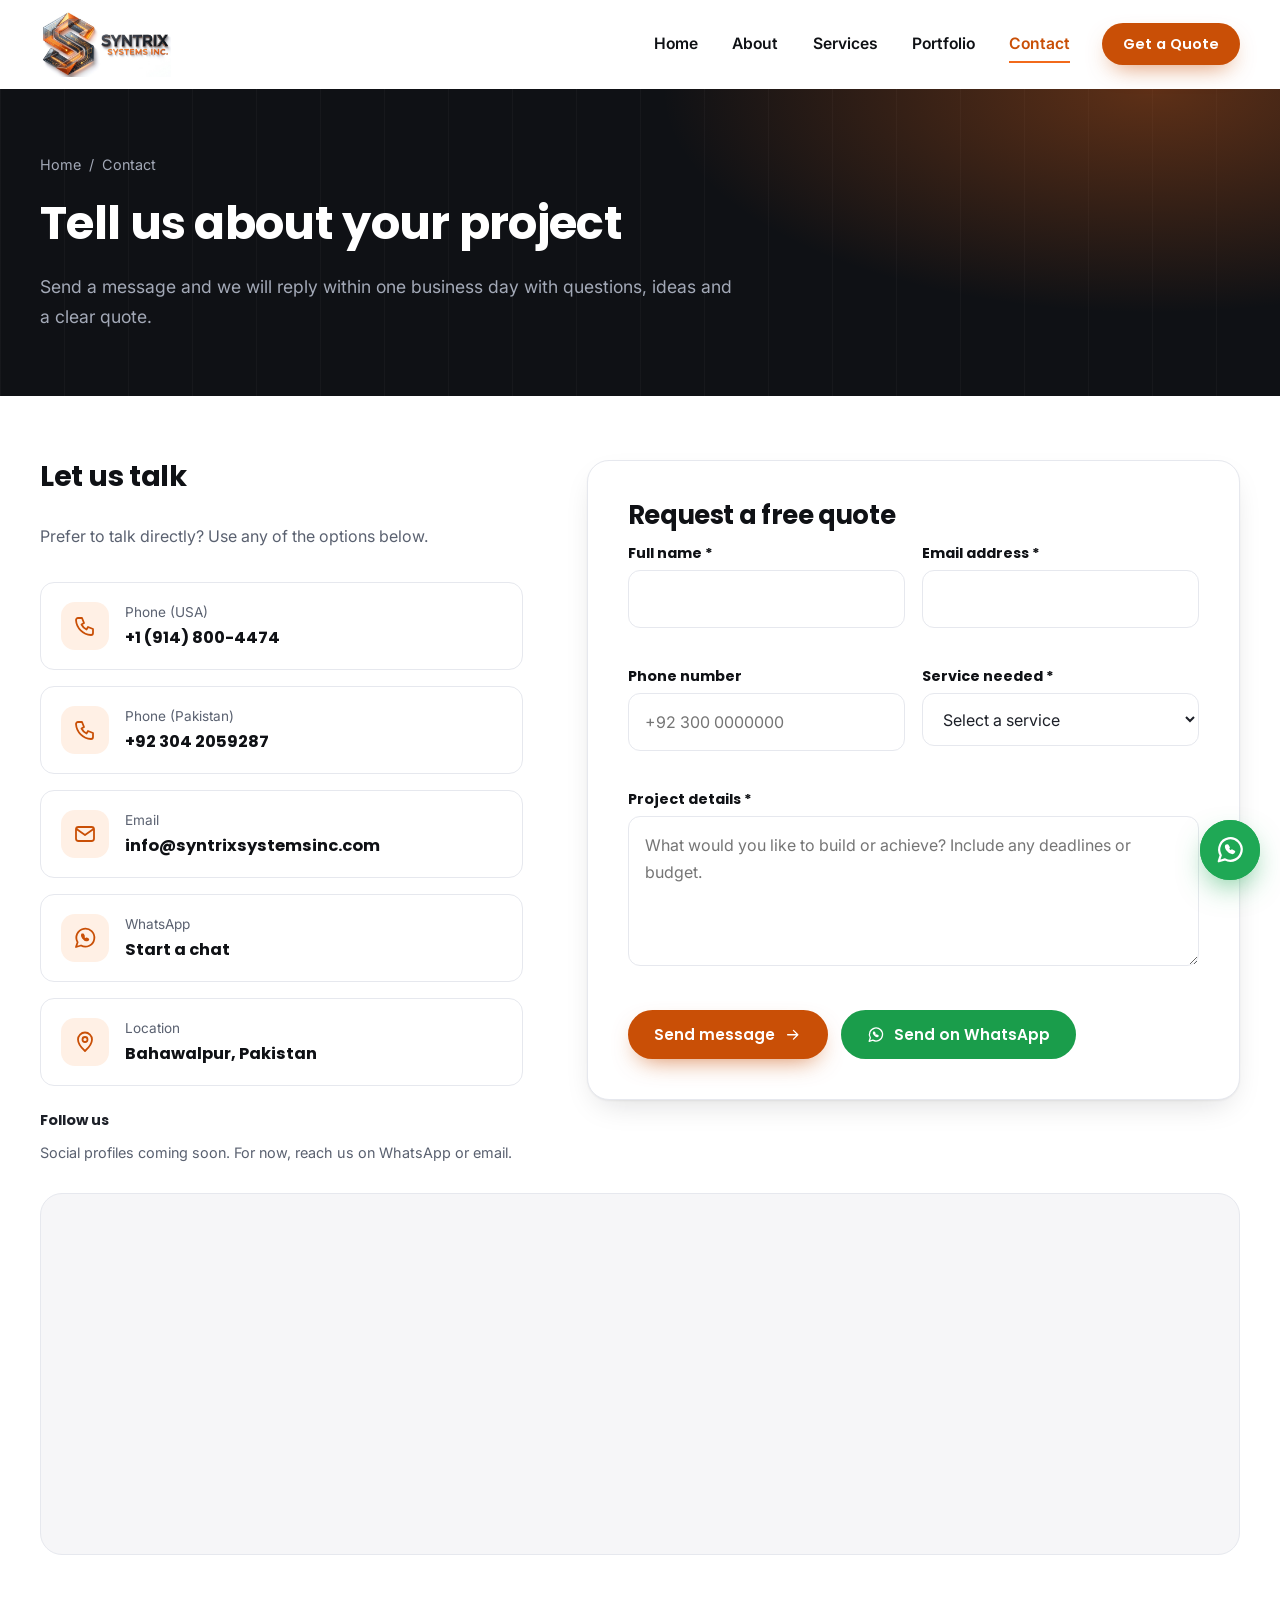
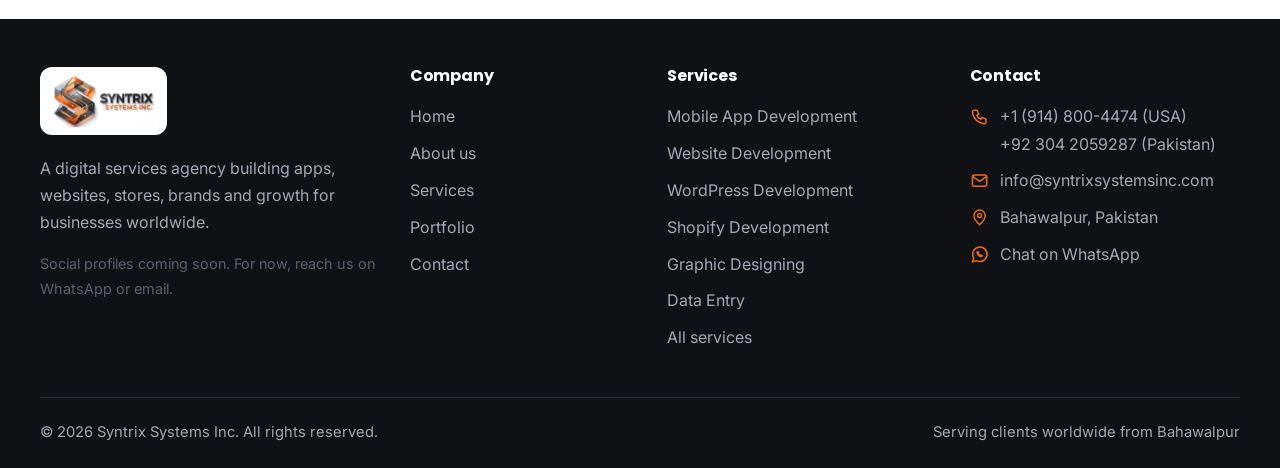
<file: contact.html>
<!DOCTYPE html>
<html lang="en">
<head>
<meta charset="utf-8">
<meta name="viewport" content="width=device-width, initial-scale=1">
<title>Contact Us | Get a Free Quote | Syntrix Systems Inc.</title>
<meta name="description" content="Contact Syntrix Systems Inc. for a free quote. Call +1 (914) 800-4474 or +92 304 2059287, email info@syntrixsystemsinc.com or message us on WhatsApp.">
<meta name="theme-color" content="#0f1115">
<link rel="canonical" href="https://www.syntrixsystemsinc.com/contact.html">
<meta property="og:type" content="website"><meta property="og:site_name" content="Syntrix Systems Inc.">
<meta property="og:title" content="Contact Us | Get a Free Quote | Syntrix Systems Inc."><meta property="og:description" content="Contact Syntrix Systems Inc. for a free quote. Call +1 (914) 800-4474 or +92 304 2059287, email info@syntrixsystemsinc.com or message us on WhatsApp.">
<meta property="og:url" content="https://www.syntrixsystemsinc.com/contact.html"><meta property="og:image" content="https://www.syntrixsystemsinc.com/assets/images/brand/og-image.jpg">
<meta name="twitter:card" content="summary_large_image">
<link rel="icon" type="image/png" sizes="32x32" href="assets/images/brand/favicon-32.png">
<link rel="apple-touch-icon" href="assets/images/brand/favicon-192.png">
<link rel="preconnect" href="https://fonts.googleapis.com"><link rel="preconnect" href="https://fonts.gstatic.com" crossorigin>
<link rel="stylesheet" href="https://fonts.googleapis.com/css2?family=Inter:wght@400;500;600&amp;family=Poppins:wght@500;600;700&amp;display=swap">
<link rel="stylesheet" href="assets/css/style.css">
<script type="application/ld+json">{"@context": "https://schema.org", "@type": "ProfessionalService", "name": "Syntrix Systems Inc.", "url": "https://www.syntrixsystemsinc.com/", "image": "https://www.syntrixsystemsinc.com/assets/images/brand/og-image.jpg", "email": "info@syntrixsystemsinc.com", "telephone": ["+19148004474", "+923042059287"], "address": {"@type": "PostalAddress", "addressLocality": "Bahawalpur", "addressCountry": "PK"}, "areaServed": "Worldwide", "description": "Contact Syntrix Systems Inc. for a free quote. Call +1 (914) 800-4474 or +92 304 2059287, email info@syntrixsystemsinc.com or message us on WhatsApp."}</script>
</head>
<body>
<a class="skip-link" href="#main">Skip to content</a>
<svg xmlns="http://www.w3.org/2000/svg" style="display:none" aria-hidden="true"><defs>
<symbol id="i-mobile" viewBox="0 0 24 24"><rect x="6" y="2" width="12" height="20" rx="3"/><path d="M10.5 18.5h3"/></symbol>
<symbol id="i-web" viewBox="0 0 24 24"><rect x="2.5" y="4" width="19" height="14" rx="2.5"/><path d="M2.5 9h19M8 21h8M12 18v3"/></symbol>
<symbol id="i-wordpress" viewBox="0 0 24 24"><rect x="3" y="3" width="18" height="18" rx="3"/><path d="M3 9h18M9 9v12"/></symbol>
<symbol id="i-shopify" viewBox="0 0 24 24"><path d="M5 8h14l-1 12H6z"/><path d="M9 8V6a3 3 0 0 1 6 0v2"/></symbol>
<symbol id="i-design" viewBox="0 0 24 24"><path d="M12 19l7-7-3-3-7 7-1 4z"/><path d="M16 9l2-2 3 3-2 2M3 21l5-1"/><circle cx="11" cy="11" r="1"/></symbol>
<symbol id="i-data" viewBox="0 0 24 24"><rect x="3" y="4" width="18" height="16" rx="2.5"/><path d="M3 10h18M3 15h18M9 4v16"/></symbol>
<symbol id="i-leads" viewBox="0 0 24 24"><circle cx="12" cy="12" r="9"/><circle cx="12" cy="12" r="5"/><circle cx="12" cy="12" r="1.2"/></symbol>
<symbol id="i-marketing" viewBox="0 0 24 24"><path d="M3 17l6-6 4 4 8-8"/><path d="M15 7h6v6"/></symbol>
<symbol id="i-check" viewBox="0 0 24 24"><path d="M5 12.5l4.5 4.5L19 7.5"/></symbol>
<symbol id="i-arrow" viewBox="0 0 24 24"><path d="M5 12h14M13 6l6 6-6 6"/></symbol>
<symbol id="i-phone" viewBox="0 0 24 24"><path d="M5 4h4l2 5-2.5 1.5a11 11 0 0 0 5 5L15 13l5 2v4a2 2 0 0 1-2 2A16 16 0 0 1 3 6a2 2 0 0 1 2-2z"/></symbol>
<symbol id="i-mail" viewBox="0 0 24 24"><rect x="3" y="5" width="18" height="14" rx="2.5"/><path d="M3.5 7l8.5 6 8.5-6"/></symbol>
<symbol id="i-pin" viewBox="0 0 24 24"><path d="M12 21s7-6.2 7-11.5A7 7 0 0 0 5 9.5C5 14.8 12 21 12 21z"/><circle cx="12" cy="9.5" r="2.5"/></symbol>
<symbol id="i-whatsapp" viewBox="0 0 24 24"><path d="M3 21l1.6-4.8A9 9 0 1 1 8 19.5L3 21z"/><path d="M9 8.5c-.4.8-.2 1.9.9 3.4 1.2 1.6 2.6 2.4 3.7 2.5.9.1 1.5-.4 1.7-1l-1.8-1-.9.8c-.9-.4-1.8-1.2-2.3-2.2l.7-.9-1-1.8z"/></symbol>
<symbol id="i-facebook" viewBox="0 0 24 24"><path d="M14 8h3V4h-3a4 4 0 0 0-4 4v2H7v4h3v7h4v-7h3l1-4h-4V8z"/></symbol>
<symbol id="i-instagram" viewBox="0 0 24 24"><rect x="3" y="3" width="18" height="18" rx="5"/><circle cx="12" cy="12" r="4"/><circle cx="17.3" cy="6.7" r=".6"/></symbol>
<symbol id="i-linkedin" viewBox="0 0 24 24"><path d="M7 10v8M7 6.5v.01M11 18v-8m0 3a3 3 0 0 1 6 0v5"/><rect x="3" y="3" width="18" height="18" rx="3"/></symbol>
<symbol id="i-x" viewBox="0 0 24 24"><path d="M4 4l16 16M20 4L4 20"/></symbol>
<symbol id="i-menu" viewBox="0 0 24 24"><path d="M4 7h16M4 12h16M4 17h16"/></symbol>
<symbol id="i-close" viewBox="0 0 24 24"><path d="M6 6l12 12M18 6L6 18"/></symbol>
<symbol id="i-star" viewBox="0 0 24 24"><path d="M12 3l2.7 5.6 6.1.9-4.4 4.3 1 6.1L12 17l-5.4 2.9 1-6.1L3.2 9.5l6.1-.9z" fill="currentColor" stroke="none"/></symbol>
<symbol id="i-shield" viewBox="0 0 24 24"><path d="M12 3l8 3v6c0 4.5-3.2 8-8 9-4.8-1-8-4.5-8-9V6z"/><path d="M8.5 12l2.5 2.5L15.5 10"/></symbol>
<symbol id="i-bolt" viewBox="0 0 24 24"><path d="M13 2L4 14h7l-1 8 9-12h-7z"/></symbol>
<symbol id="i-users" viewBox="0 0 24 24"><circle cx="9" cy="8" r="3.5"/><path d="M2.5 20a6.5 6.5 0 0 1 13 0M16 4.8a3.5 3.5 0 0 1 0 6.4M18 14a6 6 0 0 1 3.5 6"/></symbol>
<symbol id="i-clock" viewBox="0 0 24 24"><circle cx="12" cy="12" r="9"/><path d="M12 7v5l3 2"/></symbol>
<symbol id="i-globe" viewBox="0 0 24 24"><circle cx="12" cy="12" r="9"/><path d="M3 12h18M12 3c3 3 3 15 0 18M12 3c-3 3-3 15 0 18"/></symbol>
<symbol id="i-eye" viewBox="0 0 24 24"><path d="M2 12s3.5-7 10-7 10 7 10 7-3.5 7-10 7S2 12 2 12z"/><circle cx="12" cy="12" r="3"/></symbol>
<symbol id="i-flag" viewBox="0 0 24 24"><path d="M5 21V4M5 4h12l-2 4 2 4H5"/></symbol>
<symbol id="i-up" viewBox="0 0 24 24"><path d="M6 14l6-6 6 6"/></symbol>
<symbol id="i-headset" viewBox="0 0 24 24"><path d="M4 14v-2a8 8 0 0 1 16 0v2"/><rect x="3" y="14" width="4" height="6" rx="1.5"/><rect x="17" y="14" width="4" height="6" rx="1.5"/><path d="M19 20c0 1.5-2 2-5 2"/></symbol>
</defs></svg>
<header class="site-header">
  <div class="container nav">
    <a class="brand" href="index.html" aria-label="Syntrix Systems Inc. home"><img src="assets/images/brand/logo-full.jpg" width="131" height="66" alt="Syntrix Systems Inc. logo"></a>
    <button class="nav__toggle" aria-expanded="false" aria-controls="nav-links" aria-label="Open menu"><svg class="icon i-open" aria-hidden="true" focusable="false"><use href="#i-menu"/></svg><svg class="icon i-close" aria-hidden="true" focusable="false"><use href="#i-close"/></svg></button>
    <nav class="nav__links" id="nav-links" aria-label="Main">
      <a href="index.html">Home</a><a href="about.html">About</a><a href="services.html">Services</a><a href="portfolio.html">Portfolio</a><a href="contact.html" aria-current="page">Contact</a>
      <a class="btn btn--primary btn--sm nav__cta" href="contact.html">Get a Quote</a>
    </nav>
  </div>
</header>
<main id="main">
<section class="page-hero"><div class="container">
  <nav class="crumbs" aria-label="Breadcrumb"><a href="index.html">Home</a><span>/</span><span>Contact</span></nav>
  <h1>Tell us about your project</h1><p>Send a message and we will reply within one business day with questions, ideas and a clear quote.</p></div></section>

<section class="section"><div class="container contact-grid">
  <div class="contact-info" data-reveal="left">
    <h2 style="font-size:1.8rem">Let us talk</h2>
    <p style="color:var(--muted)">Prefer to talk directly? Use any of the options below.</p>
    <a class="info-item" href="tel:+19148004474"><span class="ico"><svg class="icon" aria-hidden="true" focusable="false"><use href="#i-phone"/></svg></span><span><small>Phone (USA)</small><strong>+1 (914) 800-4474</strong></span></a>
    <a class="info-item" href="tel:+923042059287"><span class="ico"><svg class="icon" aria-hidden="true" focusable="false"><use href="#i-phone"/></svg></span><span><small>Phone (Pakistan)</small><strong>+92 304 2059287</strong></span></a>
    <a class="info-item" href="mailto:info@syntrixsystemsinc.com"><span class="ico"><svg class="icon" aria-hidden="true" focusable="false"><use href="#i-mail"/></svg></span><span><small>Email</small><strong>info@syntrixsystemsinc.com</strong></span></a>
    <a class="info-item" href="#" data-whatsapp><span class="ico"><svg class="icon" aria-hidden="true" focusable="false"><use href="#i-whatsapp"/></svg></span><span><small>WhatsApp</small><strong>Start a chat</strong></span></a>
    <div class="info-item"><span class="ico"><svg class="icon" aria-hidden="true" focusable="false"><use href="#i-pin"/></svg></span><span><small>Location</small><strong>Bahawalpur, Pakistan</strong></span></div>
    <div><p style="font:700 .9rem var(--font-display);margin:.5rem 0 .6rem">Follow us</p><div class="socials" data-socials></div></div>
  </div>
  <div class="form-card" data-reveal="right">
    <h2 style="font-size:1.6rem">Request a free quote</h2>
    <form id="contact-form" novalidate>
      <div class="form-grid">
        <div class="field"><label for="name">Full name *</label><input id="name" name="name" type="text" autocomplete="name" required><span class="error" role="alert"></span></div>
        <div class="field"><label for="email">Email address *</label><input id="email" name="email" type="email" autocomplete="email" required><span class="error" role="alert"></span></div>
        <div class="field"><label for="phone">Phone number</label><input id="phone" name="phone" type="tel" autocomplete="tel" placeholder="+92 300 0000000"><span class="error" role="alert"></span></div>
        <div class="field"><label for="service">Service needed *</label><select id="service" name="service" required><option value="">Select a service</option><option value="mobile-app-development">Mobile App Development</option><option value="website-development">Website Development</option><option value="wordpress-development">WordPress Development</option><option value="shopify-development">Shopify Development</option><option value="graphic-designing">Graphic Designing</option><option value="data-entry">Data Entry</option><option value="lead-generation">Lead Generation</option><option value="digital-marketing">Digital Marketing</option><option value="other">Other / not sure yet</option></select><span class="error" role="alert"></span></div>
        <div class="field field--full"><label for="message">Project details *</label><textarea id="message" name="message" required placeholder="What would you like to build or achieve? Include any deadlines or budget."></textarea><span class="error" role="alert"></span></div>
        <input class="hp" type="text" name="website" tabindex="-1" autocomplete="off" aria-hidden="true">
      </div>
      <div class="form-actions"><button class="btn btn--primary" type="submit">Send message <svg class="icon icon-arrow" aria-hidden="true" focusable="false"><use href="#i-arrow"/></svg></button><button class="btn btn--whatsapp" type="button" id="form-whatsapp"><svg class="icon" aria-hidden="true" focusable="false"><use href="#i-whatsapp"/></svg> Send on WhatsApp</button></div>
      <div id="form-status" class="form-status" role="status" aria-live="polite"></div>
    </form>
  </div>
</div>
<div class="container"><div class="map-card" data-reveal><iframe title="Map of Bahawalpur, Pakistan" loading="lazy" referrerpolicy="no-referrer-when-downgrade" src="https://www.openstreetmap.org/export/embed.html?bbox=71.60%2C29.30%2C71.80%2C29.45&amp;layer=mapnik"></iframe></div></div>
</section>
</main>
<footer class="site-footer">
  <div class="container footer-grid">
    <div class="footer-brand">
      <img src="assets/images/brand/logo-full.jpg" width="112" height="56" alt="Syntrix Systems Inc. logo" loading="lazy">
      <p>A digital services agency building apps, websites, stores, brands and growth for businesses worldwide.</p>
      <div class="socials" data-socials></div>
    </div>
    <div><h4>Company</h4><ul>
      <li><a href="index.html">Home</a></li><li><a href="about.html">About us</a></li><li><a href="services.html">Services</a></li><li><a href="portfolio.html">Portfolio</a></li><li><a href="contact.html">Contact</a></li></ul></div>
    <div><h4>Services</h4><ul><li><a href="services.html#mobile-app-development">Mobile App Development</a></li><li><a href="services.html#website-development">Website Development</a></li><li><a href="services.html#wordpress-development">WordPress Development</a></li><li><a href="services.html#shopify-development">Shopify Development</a></li><li><a href="services.html#graphic-designing">Graphic Designing</a></li><li><a href="services.html#data-entry">Data Entry</a></li><li><a href="services.html">All services</a></li></ul></div>
    <div><h4>Contact</h4><ul class="footer-contact">
      <li><svg class="icon" aria-hidden="true" focusable="false"><use href="#i-phone"/></svg><span><a href="tel:+19148004474">+1 (914) 800-4474</a> (USA)<br><a href="tel:+923042059287">+92 304 2059287</a> (Pakistan)</span></li>
      <li><svg class="icon" aria-hidden="true" focusable="false"><use href="#i-mail"/></svg><a href="mailto:info@syntrixsystemsinc.com">info@syntrixsystemsinc.com</a></li>
      <li><svg class="icon" aria-hidden="true" focusable="false"><use href="#i-pin"/></svg><span>Bahawalpur, Pakistan</span></li>
      <li><svg class="icon" aria-hidden="true" focusable="false"><use href="#i-whatsapp"/></svg><a href="#" data-whatsapp>Chat on WhatsApp</a></li></ul></div>
  </div>
  <div class="container footer-bottom"><span>&copy; <span data-year>2026</span> Syntrix Systems Inc. All rights reserved.</span><span>Serving clients worldwide from Bahawalpur</span></div>
</footer>
<a class="wa-float" href="#" data-whatsapp aria-label="Chat with us on WhatsApp"><svg class="icon" aria-hidden="true" focusable="false"><use href="#i-whatsapp"/></svg></a>
<button class="to-top" aria-label="Back to top"><svg class="icon" aria-hidden="true" focusable="false"><use href="#i-up"/></svg></button>
<script src="assets/js/config.js"></script>
<script src="assets/js/main.js"></script>
</body>
</html>
</file>
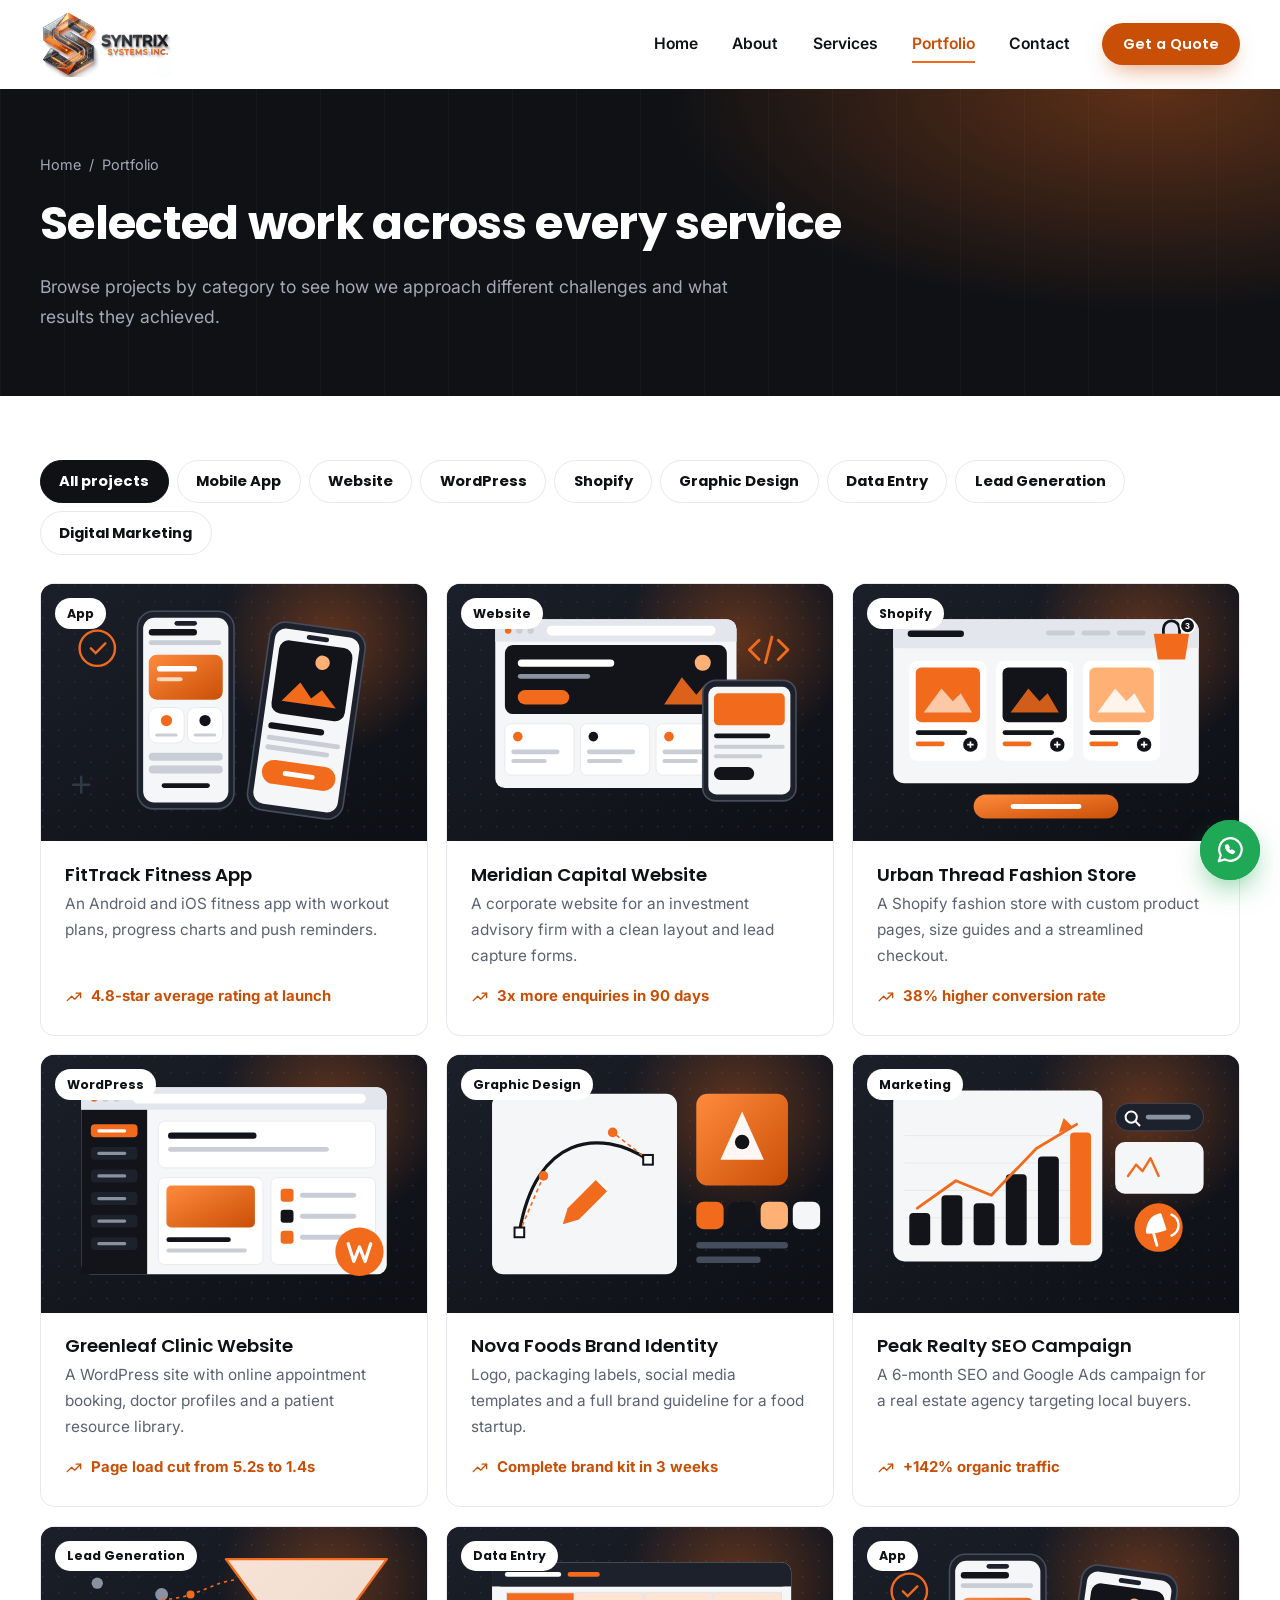
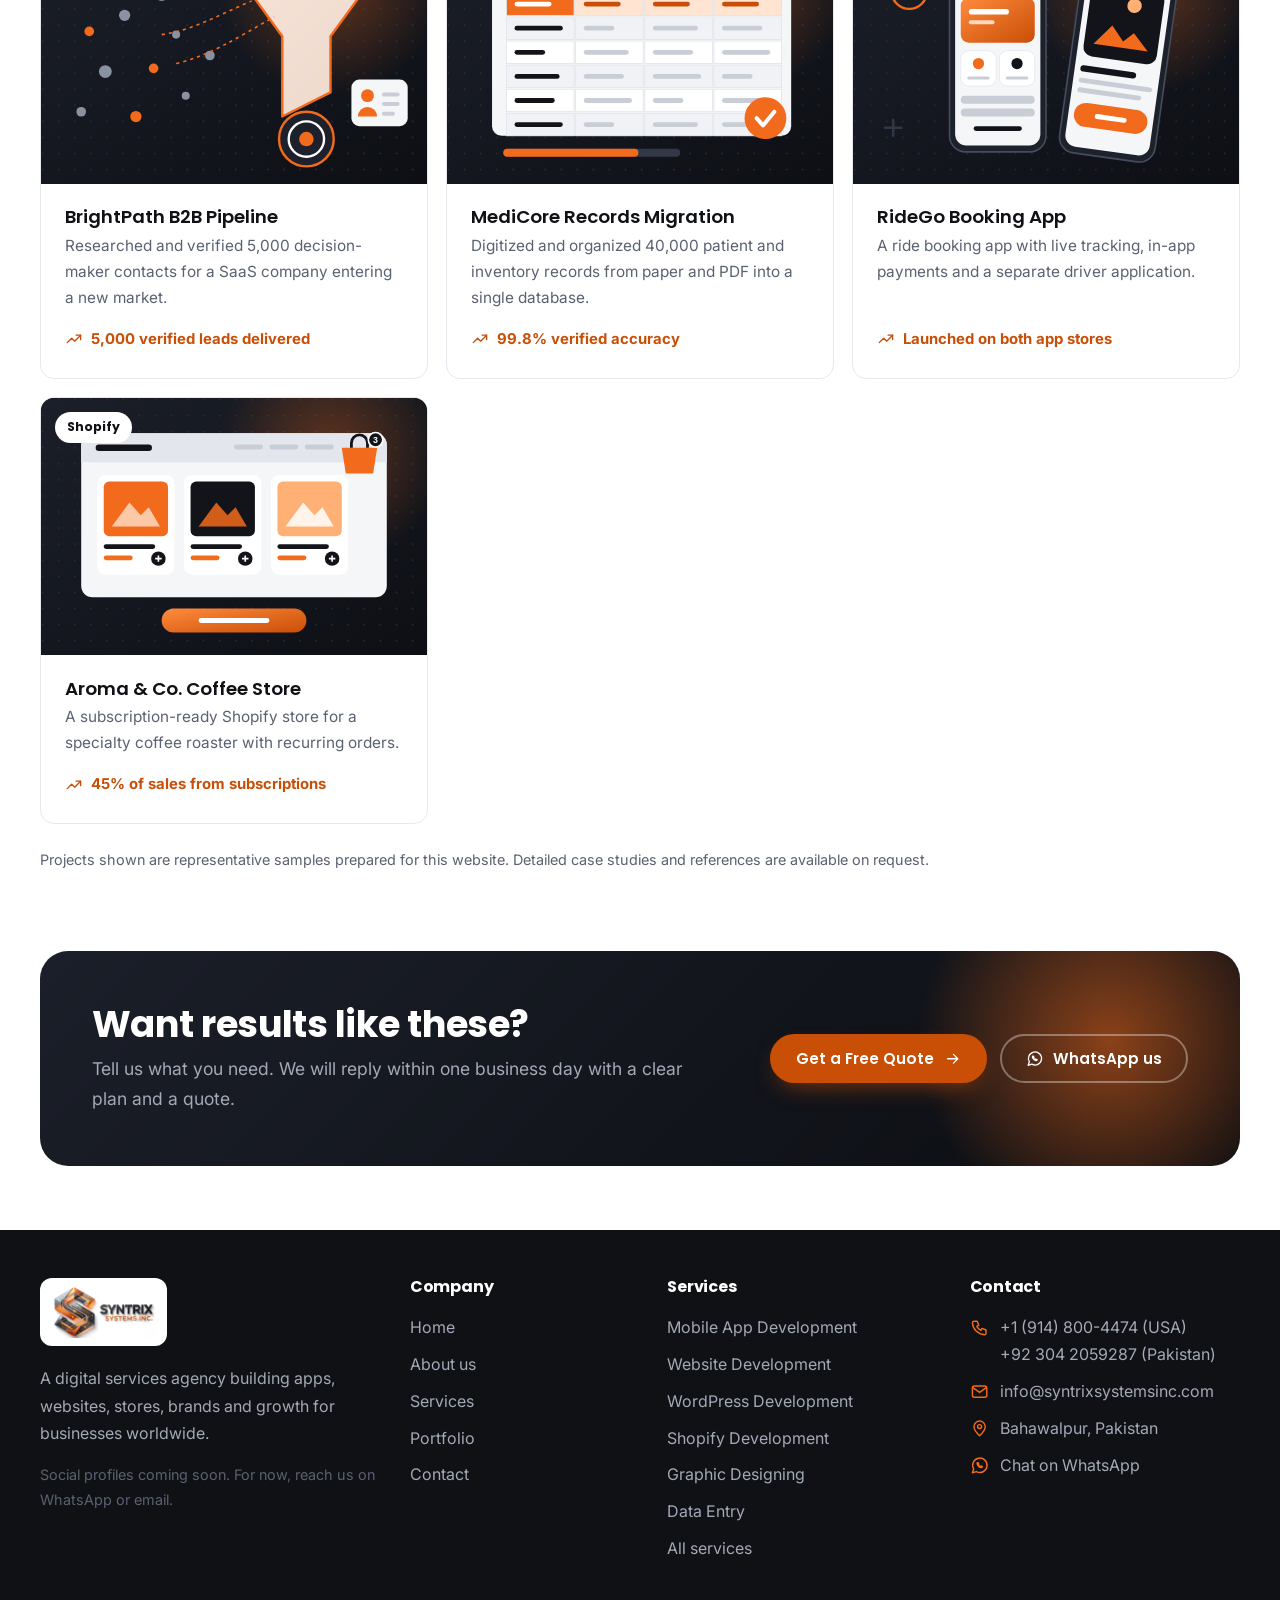
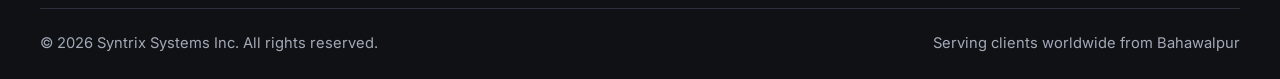
<file: portfolio.html>
<!DOCTYPE html>
<html lang="en">
<head>
<meta charset="utf-8">
<meta name="viewport" content="width=device-width, initial-scale=1">
<title>Portfolio | Syntrix Systems Inc.</title>
<meta name="description" content="Browse sample projects from Syntrix Systems Inc. across mobile apps, websites, WordPress, Shopify, branding, data entry, lead generation and digital marketing.">
<meta name="theme-color" content="#0f1115">
<link rel="canonical" href="https://www.syntrixsystemsinc.com/portfolio.html">
<meta property="og:type" content="website"><meta property="og:site_name" content="Syntrix Systems Inc.">
<meta property="og:title" content="Portfolio | Syntrix Systems Inc."><meta property="og:description" content="Browse sample projects from Syntrix Systems Inc. across mobile apps, websites, WordPress, Shopify, branding, data entry, lead generation and digital marketing.">
<meta property="og:url" content="https://www.syntrixsystemsinc.com/portfolio.html"><meta property="og:image" content="https://www.syntrixsystemsinc.com/assets/images/brand/og-image.jpg">
<meta name="twitter:card" content="summary_large_image">
<link rel="icon" type="image/png" sizes="32x32" href="assets/images/brand/favicon-32.png">
<link rel="apple-touch-icon" href="assets/images/brand/favicon-192.png">
<link rel="preconnect" href="https://fonts.googleapis.com"><link rel="preconnect" href="https://fonts.gstatic.com" crossorigin>
<link rel="stylesheet" href="https://fonts.googleapis.com/css2?family=Inter:wght@400;500;600&amp;family=Poppins:wght@500;600;700&amp;display=swap">
<link rel="stylesheet" href="assets/css/style.css">
<script type="application/ld+json">{"@context": "https://schema.org", "@type": "ProfessionalService", "name": "Syntrix Systems Inc.", "url": "https://www.syntrixsystemsinc.com/", "image": "https://www.syntrixsystemsinc.com/assets/images/brand/og-image.jpg", "email": "info@syntrixsystemsinc.com", "telephone": ["+19148004474", "+923042059287"], "address": {"@type": "PostalAddress", "addressLocality": "Bahawalpur", "addressCountry": "PK"}, "areaServed": "Worldwide", "description": "Browse sample projects from Syntrix Systems Inc. across mobile apps, websites, WordPress, Shopify, branding, data entry, lead generation and digital marketing."}</script>
</head>
<body>
<a class="skip-link" href="#main">Skip to content</a>
<svg xmlns="http://www.w3.org/2000/svg" style="display:none" aria-hidden="true"><defs>
<symbol id="i-mobile" viewBox="0 0 24 24"><rect x="6" y="2" width="12" height="20" rx="3"/><path d="M10.5 18.5h3"/></symbol>
<symbol id="i-web" viewBox="0 0 24 24"><rect x="2.5" y="4" width="19" height="14" rx="2.5"/><path d="M2.5 9h19M8 21h8M12 18v3"/></symbol>
<symbol id="i-wordpress" viewBox="0 0 24 24"><rect x="3" y="3" width="18" height="18" rx="3"/><path d="M3 9h18M9 9v12"/></symbol>
<symbol id="i-shopify" viewBox="0 0 24 24"><path d="M5 8h14l-1 12H6z"/><path d="M9 8V6a3 3 0 0 1 6 0v2"/></symbol>
<symbol id="i-design" viewBox="0 0 24 24"><path d="M12 19l7-7-3-3-7 7-1 4z"/><path d="M16 9l2-2 3 3-2 2M3 21l5-1"/><circle cx="11" cy="11" r="1"/></symbol>
<symbol id="i-data" viewBox="0 0 24 24"><rect x="3" y="4" width="18" height="16" rx="2.5"/><path d="M3 10h18M3 15h18M9 4v16"/></symbol>
<symbol id="i-leads" viewBox="0 0 24 24"><circle cx="12" cy="12" r="9"/><circle cx="12" cy="12" r="5"/><circle cx="12" cy="12" r="1.2"/></symbol>
<symbol id="i-marketing" viewBox="0 0 24 24"><path d="M3 17l6-6 4 4 8-8"/><path d="M15 7h6v6"/></symbol>
<symbol id="i-check" viewBox="0 0 24 24"><path d="M5 12.5l4.5 4.5L19 7.5"/></symbol>
<symbol id="i-arrow" viewBox="0 0 24 24"><path d="M5 12h14M13 6l6 6-6 6"/></symbol>
<symbol id="i-phone" viewBox="0 0 24 24"><path d="M5 4h4l2 5-2.5 1.5a11 11 0 0 0 5 5L15 13l5 2v4a2 2 0 0 1-2 2A16 16 0 0 1 3 6a2 2 0 0 1 2-2z"/></symbol>
<symbol id="i-mail" viewBox="0 0 24 24"><rect x="3" y="5" width="18" height="14" rx="2.5"/><path d="M3.5 7l8.5 6 8.5-6"/></symbol>
<symbol id="i-pin" viewBox="0 0 24 24"><path d="M12 21s7-6.2 7-11.5A7 7 0 0 0 5 9.5C5 14.8 12 21 12 21z"/><circle cx="12" cy="9.5" r="2.5"/></symbol>
<symbol id="i-whatsapp" viewBox="0 0 24 24"><path d="M3 21l1.6-4.8A9 9 0 1 1 8 19.5L3 21z"/><path d="M9 8.5c-.4.8-.2 1.9.9 3.4 1.2 1.6 2.6 2.4 3.7 2.5.9.1 1.5-.4 1.7-1l-1.8-1-.9.8c-.9-.4-1.8-1.2-2.3-2.2l.7-.9-1-1.8z"/></symbol>
<symbol id="i-facebook" viewBox="0 0 24 24"><path d="M14 8h3V4h-3a4 4 0 0 0-4 4v2H7v4h3v7h4v-7h3l1-4h-4V8z"/></symbol>
<symbol id="i-instagram" viewBox="0 0 24 24"><rect x="3" y="3" width="18" height="18" rx="5"/><circle cx="12" cy="12" r="4"/><circle cx="17.3" cy="6.7" r=".6"/></symbol>
<symbol id="i-linkedin" viewBox="0 0 24 24"><path d="M7 10v8M7 6.5v.01M11 18v-8m0 3a3 3 0 0 1 6 0v5"/><rect x="3" y="3" width="18" height="18" rx="3"/></symbol>
<symbol id="i-x" viewBox="0 0 24 24"><path d="M4 4l16 16M20 4L4 20"/></symbol>
<symbol id="i-menu" viewBox="0 0 24 24"><path d="M4 7h16M4 12h16M4 17h16"/></symbol>
<symbol id="i-close" viewBox="0 0 24 24"><path d="M6 6l12 12M18 6L6 18"/></symbol>
<symbol id="i-star" viewBox="0 0 24 24"><path d="M12 3l2.7 5.6 6.1.9-4.4 4.3 1 6.1L12 17l-5.4 2.9 1-6.1L3.2 9.5l6.1-.9z" fill="currentColor" stroke="none"/></symbol>
<symbol id="i-shield" viewBox="0 0 24 24"><path d="M12 3l8 3v6c0 4.5-3.2 8-8 9-4.8-1-8-4.5-8-9V6z"/><path d="M8.5 12l2.5 2.5L15.5 10"/></symbol>
<symbol id="i-bolt" viewBox="0 0 24 24"><path d="M13 2L4 14h7l-1 8 9-12h-7z"/></symbol>
<symbol id="i-users" viewBox="0 0 24 24"><circle cx="9" cy="8" r="3.5"/><path d="M2.5 20a6.5 6.5 0 0 1 13 0M16 4.8a3.5 3.5 0 0 1 0 6.4M18 14a6 6 0 0 1 3.5 6"/></symbol>
<symbol id="i-clock" viewBox="0 0 24 24"><circle cx="12" cy="12" r="9"/><path d="M12 7v5l3 2"/></symbol>
<symbol id="i-globe" viewBox="0 0 24 24"><circle cx="12" cy="12" r="9"/><path d="M3 12h18M12 3c3 3 3 15 0 18M12 3c-3 3-3 15 0 18"/></symbol>
<symbol id="i-eye" viewBox="0 0 24 24"><path d="M2 12s3.5-7 10-7 10 7 10 7-3.5 7-10 7S2 12 2 12z"/><circle cx="12" cy="12" r="3"/></symbol>
<symbol id="i-flag" viewBox="0 0 24 24"><path d="M5 21V4M5 4h12l-2 4 2 4H5"/></symbol>
<symbol id="i-up" viewBox="0 0 24 24"><path d="M6 14l6-6 6 6"/></symbol>
<symbol id="i-headset" viewBox="0 0 24 24"><path d="M4 14v-2a8 8 0 0 1 16 0v2"/><rect x="3" y="14" width="4" height="6" rx="1.5"/><rect x="17" y="14" width="4" height="6" rx="1.5"/><path d="M19 20c0 1.5-2 2-5 2"/></symbol>
</defs></svg>
<header class="site-header">
  <div class="container nav">
    <a class="brand" href="index.html" aria-label="Syntrix Systems Inc. home"><img src="assets/images/brand/logo-full.jpg" width="131" height="66" alt="Syntrix Systems Inc. logo"></a>
    <button class="nav__toggle" aria-expanded="false" aria-controls="nav-links" aria-label="Open menu"><svg class="icon i-open" aria-hidden="true" focusable="false"><use href="#i-menu"/></svg><svg class="icon i-close" aria-hidden="true" focusable="false"><use href="#i-close"/></svg></button>
    <nav class="nav__links" id="nav-links" aria-label="Main">
      <a href="index.html">Home</a><a href="about.html">About</a><a href="services.html">Services</a><a href="portfolio.html" aria-current="page">Portfolio</a><a href="contact.html">Contact</a>
      <a class="btn btn--primary btn--sm nav__cta" href="contact.html">Get a Quote</a>
    </nav>
  </div>
</header>
<main id="main">
<section class="page-hero"><div class="container">
  <nav class="crumbs" aria-label="Breadcrumb"><a href="index.html">Home</a><span>/</span><span>Portfolio</span></nav>
  <h1>Selected work across every service</h1><p>Browse projects by category to see how we approach different challenges and what results they achieved.</p></div></section>

<section class="section"><div class="container">
  <div class="filters" role="group" aria-label="Filter projects by service"><button class="filter is-active" data-filter="all" aria-pressed="true" type="button">All projects</button><button class="filter" data-filter="mobile-app-development" aria-pressed="false" type="button">Mobile App</button><button class="filter" data-filter="website-development" aria-pressed="false" type="button">Website</button><button class="filter" data-filter="wordpress-development" aria-pressed="false" type="button">WordPress</button><button class="filter" data-filter="shopify-development" aria-pressed="false" type="button">Shopify</button><button class="filter" data-filter="graphic-designing" aria-pressed="false" type="button">Graphic Design</button><button class="filter" data-filter="data-entry" aria-pressed="false" type="button">Data Entry</button><button class="filter" data-filter="lead-generation" aria-pressed="false" type="button">Lead Generation</button><button class="filter" data-filter="digital-marketing" aria-pressed="false" type="button">Digital Marketing</button></div>
  <div class="grid grid--3"><article class="project" data-category="mobile-app-development" data-reveal>
  <div class="project__media"><img src="assets/images/services/mobile-app-development.svg" width="480" height="320" loading="lazy" alt="FitTrack Fitness App project preview"><span class="project__tag">App</span></div>
  <div class="project__body"><h3>FitTrack Fitness App</h3><p>An Android and iOS fitness app with workout plans, progress charts and push reminders.</p><div class="project__result"><svg class="icon" aria-hidden="true" focusable="false"><use href="#i-marketing"/></svg> 4.8-star average rating at launch</div></div></article>
<article class="project" data-category="website-development" data-reveal>
  <div class="project__media"><img src="assets/images/services/website-development.svg" width="480" height="320" loading="lazy" alt="Meridian Capital Website project preview"><span class="project__tag">Website</span></div>
  <div class="project__body"><h3>Meridian Capital Website</h3><p>A corporate website for an investment advisory firm with a clean layout and lead capture forms.</p><div class="project__result"><svg class="icon" aria-hidden="true" focusable="false"><use href="#i-marketing"/></svg> 3x more enquiries in 90 days</div></div></article>
<article class="project" data-category="shopify-development" data-reveal>
  <div class="project__media"><img src="assets/images/services/shopify-development.svg" width="480" height="320" loading="lazy" alt="Urban Thread Fashion Store project preview"><span class="project__tag">Shopify</span></div>
  <div class="project__body"><h3>Urban Thread Fashion Store</h3><p>A Shopify fashion store with custom product pages, size guides and a streamlined checkout.</p><div class="project__result"><svg class="icon" aria-hidden="true" focusable="false"><use href="#i-marketing"/></svg> 38% higher conversion rate</div></div></article>
<article class="project" data-category="wordpress-development" data-reveal>
  <div class="project__media"><img src="assets/images/services/wordpress-development.svg" width="480" height="320" loading="lazy" alt="Greenleaf Clinic Website project preview"><span class="project__tag">WordPress</span></div>
  <div class="project__body"><h3>Greenleaf Clinic Website</h3><p>A WordPress site with online appointment booking, doctor profiles and a patient resource library.</p><div class="project__result"><svg class="icon" aria-hidden="true" focusable="false"><use href="#i-marketing"/></svg> Page load cut from 5.2s to 1.4s</div></div></article>
<article class="project" data-category="graphic-designing" data-reveal>
  <div class="project__media"><img src="assets/images/services/graphic-designing.svg" width="480" height="320" loading="lazy" alt="Nova Foods Brand Identity project preview"><span class="project__tag">Graphic Design</span></div>
  <div class="project__body"><h3>Nova Foods Brand Identity</h3><p>Logo, packaging labels, social media templates and a full brand guideline for a food startup.</p><div class="project__result"><svg class="icon" aria-hidden="true" focusable="false"><use href="#i-marketing"/></svg> Complete brand kit in 3 weeks</div></div></article>
<article class="project" data-category="digital-marketing" data-reveal>
  <div class="project__media"><img src="assets/images/services/digital-marketing.svg" width="480" height="320" loading="lazy" alt="Peak Realty SEO Campaign project preview"><span class="project__tag">Marketing</span></div>
  <div class="project__body"><h3>Peak Realty SEO Campaign</h3><p>A 6-month SEO and Google Ads campaign for a real estate agency targeting local buyers.</p><div class="project__result"><svg class="icon" aria-hidden="true" focusable="false"><use href="#i-marketing"/></svg> +142% organic traffic</div></div></article>
<article class="project" data-category="lead-generation" data-reveal>
  <div class="project__media"><img src="assets/images/services/lead-generation.svg" width="480" height="320" loading="lazy" alt="BrightPath B2B Pipeline project preview"><span class="project__tag">Lead Generation</span></div>
  <div class="project__body"><h3>BrightPath B2B Pipeline</h3><p>Researched and verified 5,000 decision-maker contacts for a SaaS company entering a new market.</p><div class="project__result"><svg class="icon" aria-hidden="true" focusable="false"><use href="#i-marketing"/></svg> 5,000 verified leads delivered</div></div></article>
<article class="project" data-category="data-entry" data-reveal>
  <div class="project__media"><img src="assets/images/services/data-entry.svg" width="480" height="320" loading="lazy" alt="MediCore Records Migration project preview"><span class="project__tag">Data Entry</span></div>
  <div class="project__body"><h3>MediCore Records Migration</h3><p>Digitized and organized 40,000 patient and inventory records from paper and PDF into a single database.</p><div class="project__result"><svg class="icon" aria-hidden="true" focusable="false"><use href="#i-marketing"/></svg> 99.8% verified accuracy</div></div></article>
<article class="project" data-category="mobile-app-development" data-reveal>
  <div class="project__media"><img src="assets/images/services/mobile-app-development.svg" width="480" height="320" loading="lazy" alt="RideGo Booking App project preview"><span class="project__tag">App</span></div>
  <div class="project__body"><h3>RideGo Booking App</h3><p>A ride booking app with live tracking, in-app payments and a separate driver application.</p><div class="project__result"><svg class="icon" aria-hidden="true" focusable="false"><use href="#i-marketing"/></svg> Launched on both app stores</div></div></article>
<article class="project" data-category="shopify-development" data-reveal>
  <div class="project__media"><img src="assets/images/services/shopify-development.svg" width="480" height="320" loading="lazy" alt="Aroma & Co. Coffee Store project preview"><span class="project__tag">Shopify</span></div>
  <div class="project__body"><h3>Aroma & Co. Coffee Store</h3><p>A subscription-ready Shopify store for a specialty coffee roaster with recurring orders.</p><div class="project__result"><svg class="icon" aria-hidden="true" focusable="false"><use href="#i-marketing"/></svg> 45% of sales from subscriptions</div></div></article>
</div>
  <p class="note">Projects shown are representative samples prepared for this website. Detailed case studies and references are available on request.</p>
</div></section>
<section class="section" style="padding-top:0"><div class="container"><div class="cta-band" data-reveal="zoom">
  <div><h2>Want results like these?</h2><p>Tell us what you need. We will reply within one business day with a clear plan and a quote.</p></div>
  <div class="cta-band__actions"><a class="btn btn--primary" href="contact.html">Get a Free Quote <svg class="icon icon-arrow" aria-hidden="true" focusable="false"><use href="#i-arrow"/></svg></a><a class="btn btn--ghost-light" href="#" data-whatsapp><svg class="icon" aria-hidden="true" focusable="false"><use href="#i-whatsapp"/></svg> WhatsApp us</a></div>
</div></div></section>
</main>
<footer class="site-footer">
  <div class="container footer-grid">
    <div class="footer-brand">
      <img src="assets/images/brand/logo-full.jpg" width="112" height="56" alt="Syntrix Systems Inc. logo" loading="lazy">
      <p>A digital services agency building apps, websites, stores, brands and growth for businesses worldwide.</p>
      <div class="socials" data-socials></div>
    </div>
    <div><h4>Company</h4><ul>
      <li><a href="index.html">Home</a></li><li><a href="about.html">About us</a></li><li><a href="services.html">Services</a></li><li><a href="portfolio.html">Portfolio</a></li><li><a href="contact.html">Contact</a></li></ul></div>
    <div><h4>Services</h4><ul><li><a href="services.html#mobile-app-development">Mobile App Development</a></li><li><a href="services.html#website-development">Website Development</a></li><li><a href="services.html#wordpress-development">WordPress Development</a></li><li><a href="services.html#shopify-development">Shopify Development</a></li><li><a href="services.html#graphic-designing">Graphic Designing</a></li><li><a href="services.html#data-entry">Data Entry</a></li><li><a href="services.html">All services</a></li></ul></div>
    <div><h4>Contact</h4><ul class="footer-contact">
      <li><svg class="icon" aria-hidden="true" focusable="false"><use href="#i-phone"/></svg><span><a href="tel:+19148004474">+1 (914) 800-4474</a> (USA)<br><a href="tel:+923042059287">+92 304 2059287</a> (Pakistan)</span></li>
      <li><svg class="icon" aria-hidden="true" focusable="false"><use href="#i-mail"/></svg><a href="mailto:info@syntrixsystemsinc.com">info@syntrixsystemsinc.com</a></li>
      <li><svg class="icon" aria-hidden="true" focusable="false"><use href="#i-pin"/></svg><span>Bahawalpur, Pakistan</span></li>
      <li><svg class="icon" aria-hidden="true" focusable="false"><use href="#i-whatsapp"/></svg><a href="#" data-whatsapp>Chat on WhatsApp</a></li></ul></div>
  </div>
  <div class="container footer-bottom"><span>&copy; <span data-year>2026</span> Syntrix Systems Inc. All rights reserved.</span><span>Serving clients worldwide from Bahawalpur</span></div>
</footer>
<a class="wa-float" href="#" data-whatsapp aria-label="Chat with us on WhatsApp"><svg class="icon" aria-hidden="true" focusable="false"><use href="#i-whatsapp"/></svg></a>
<button class="to-top" aria-label="Back to top"><svg class="icon" aria-hidden="true" focusable="false"><use href="#i-up"/></svg></button>
<script src="assets/js/config.js"></script>
<script src="assets/js/main.js"></script>
</body>
</html>
</file>
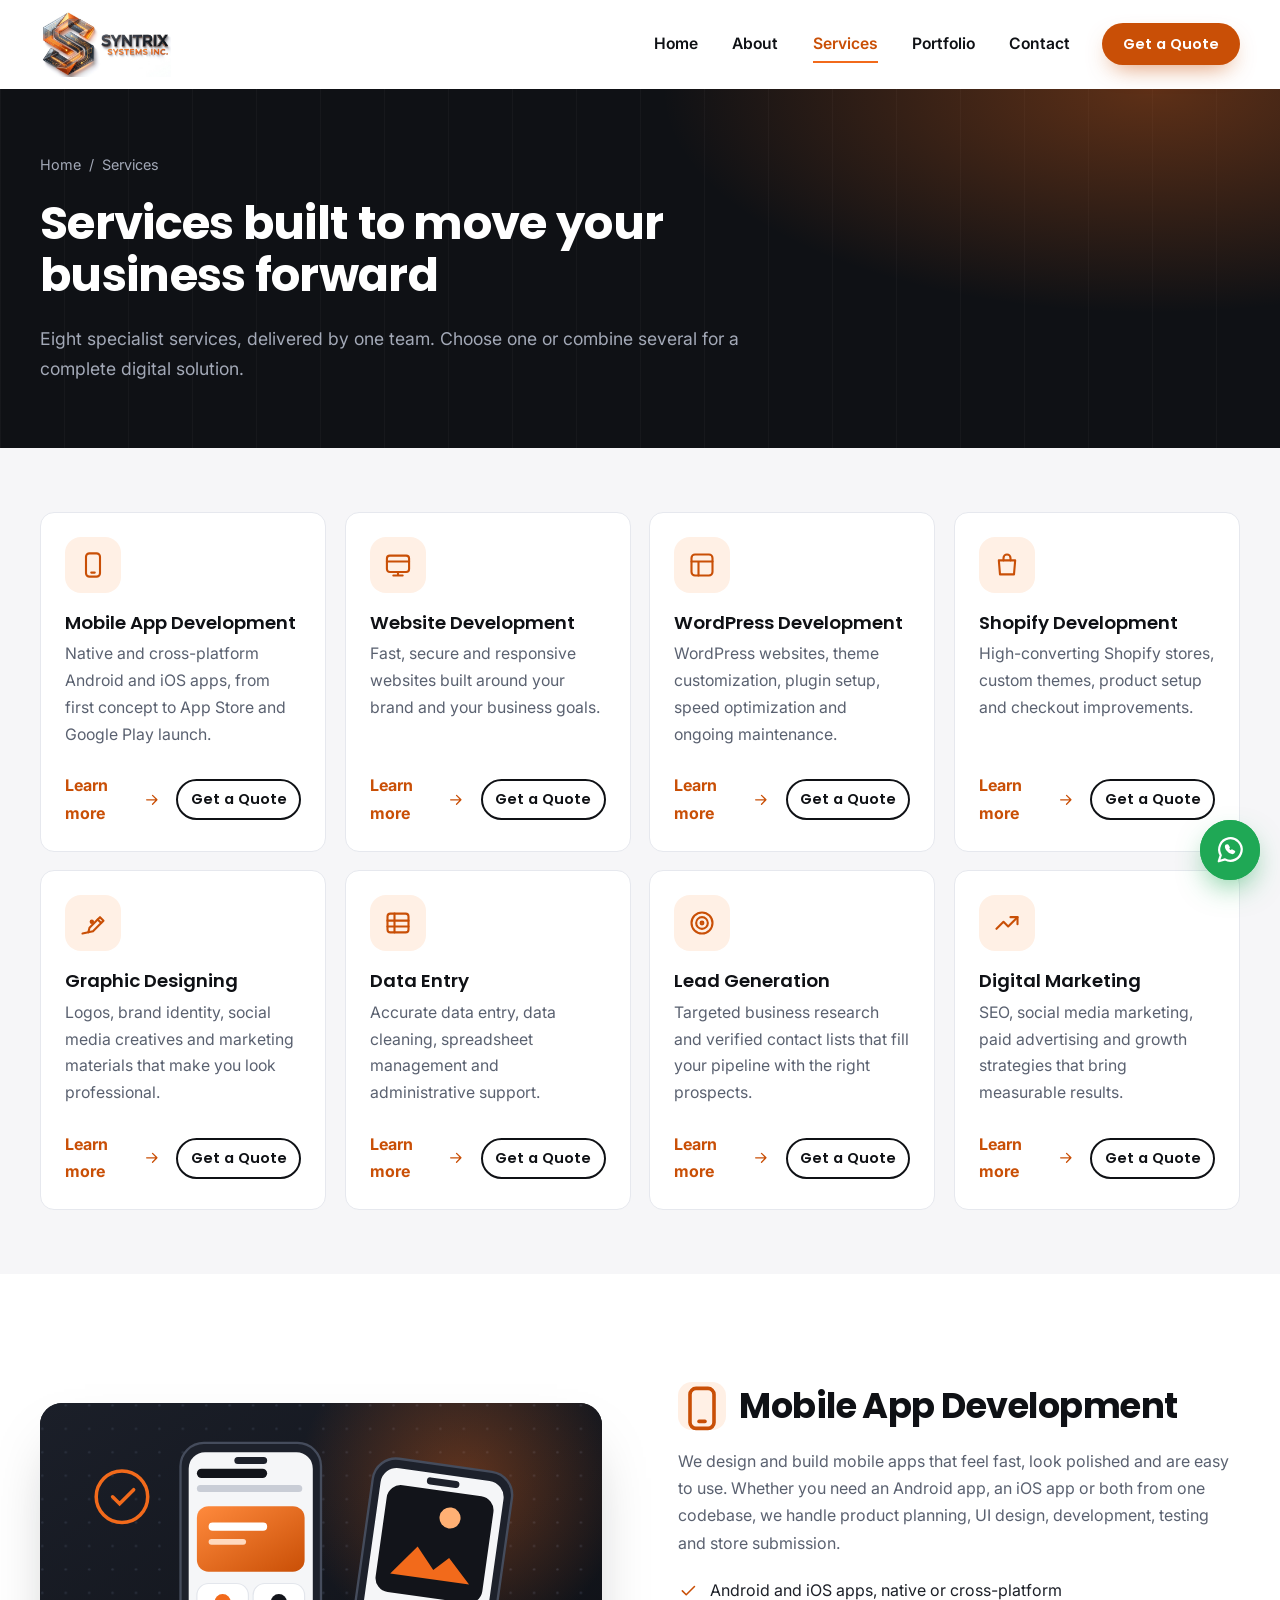
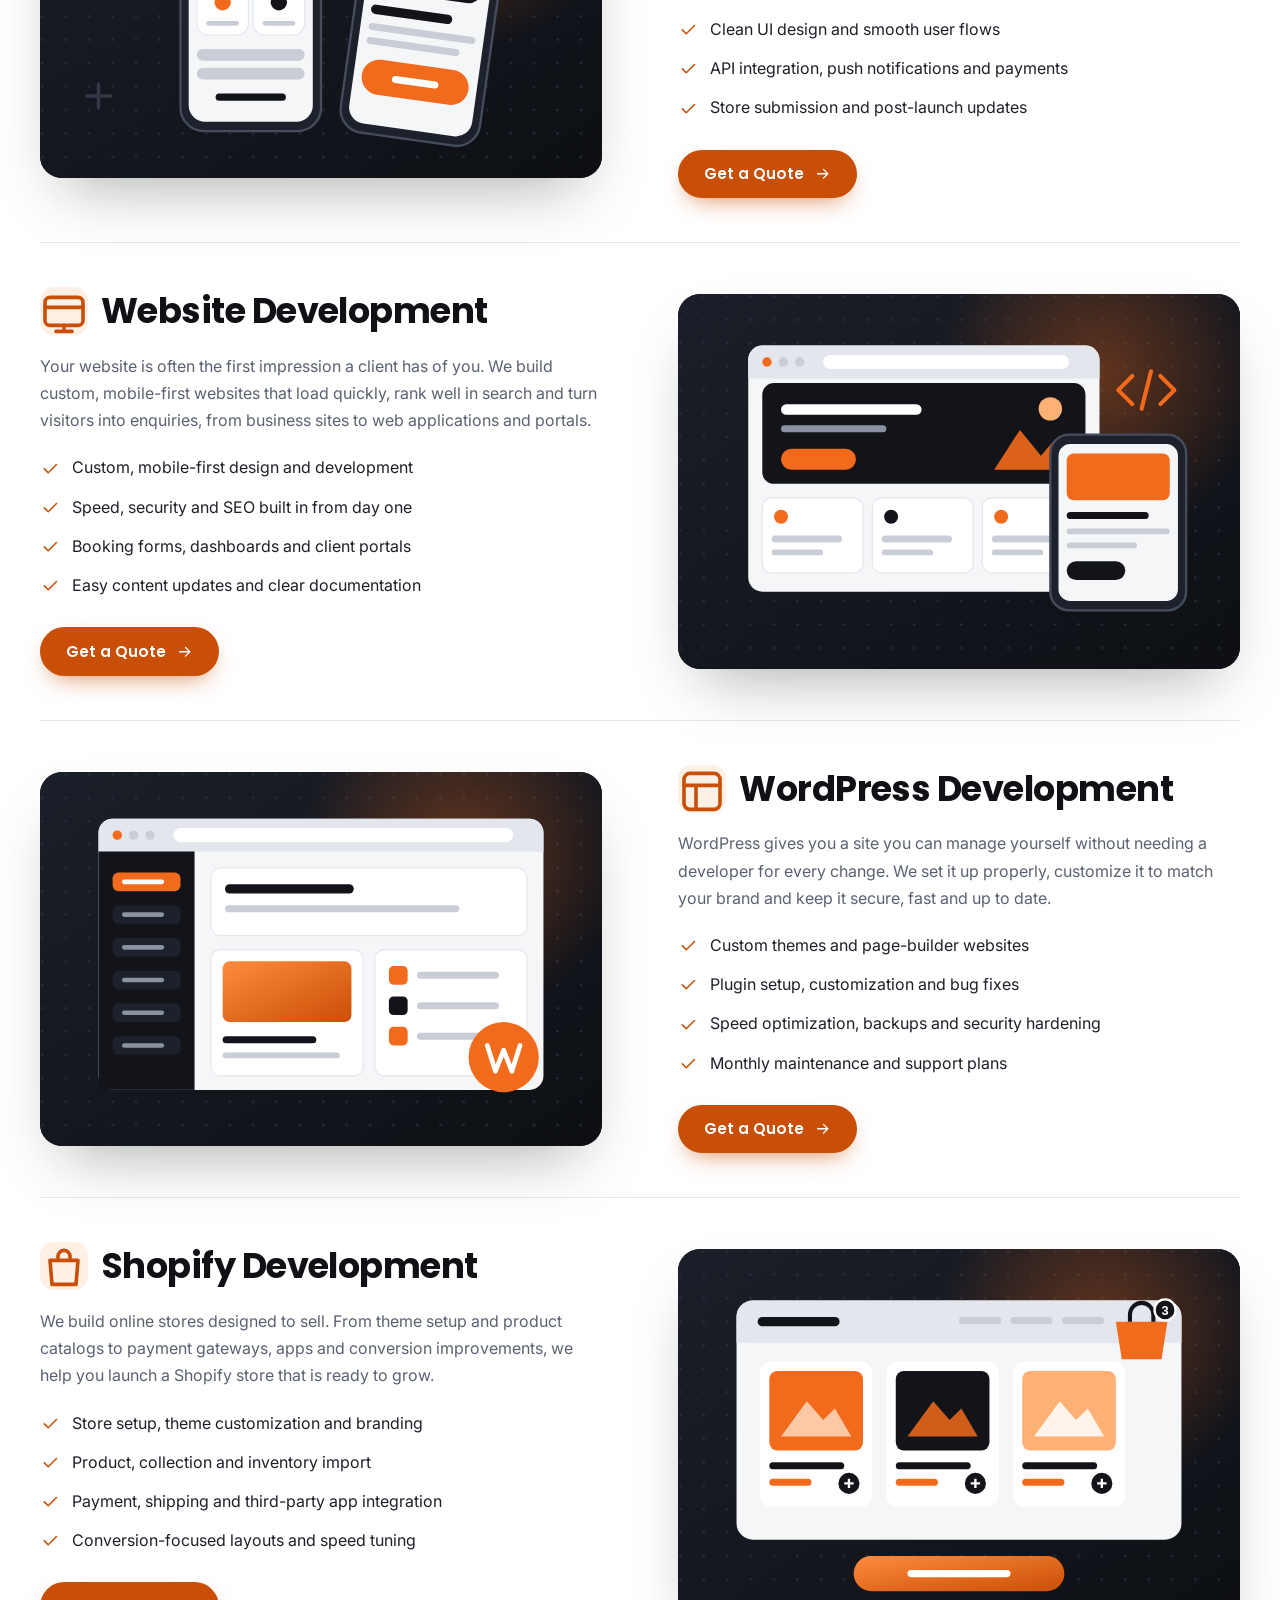
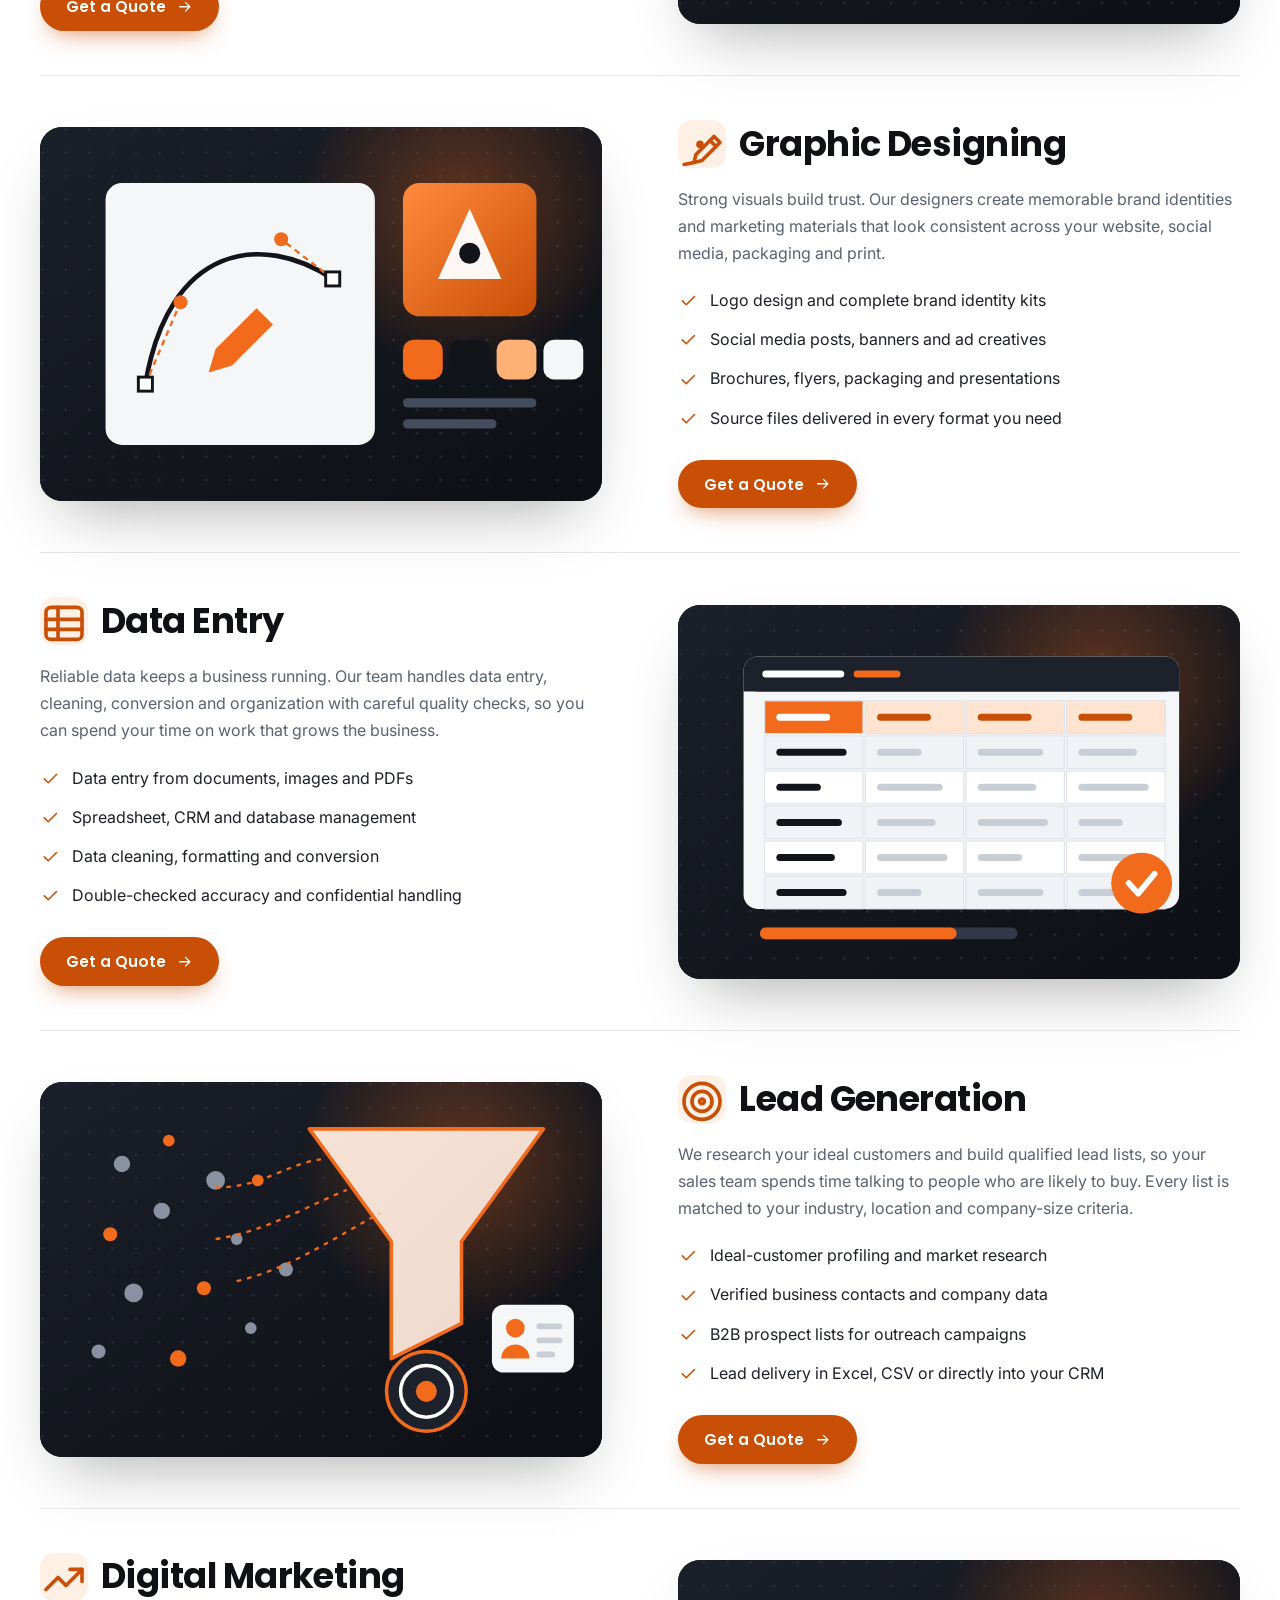
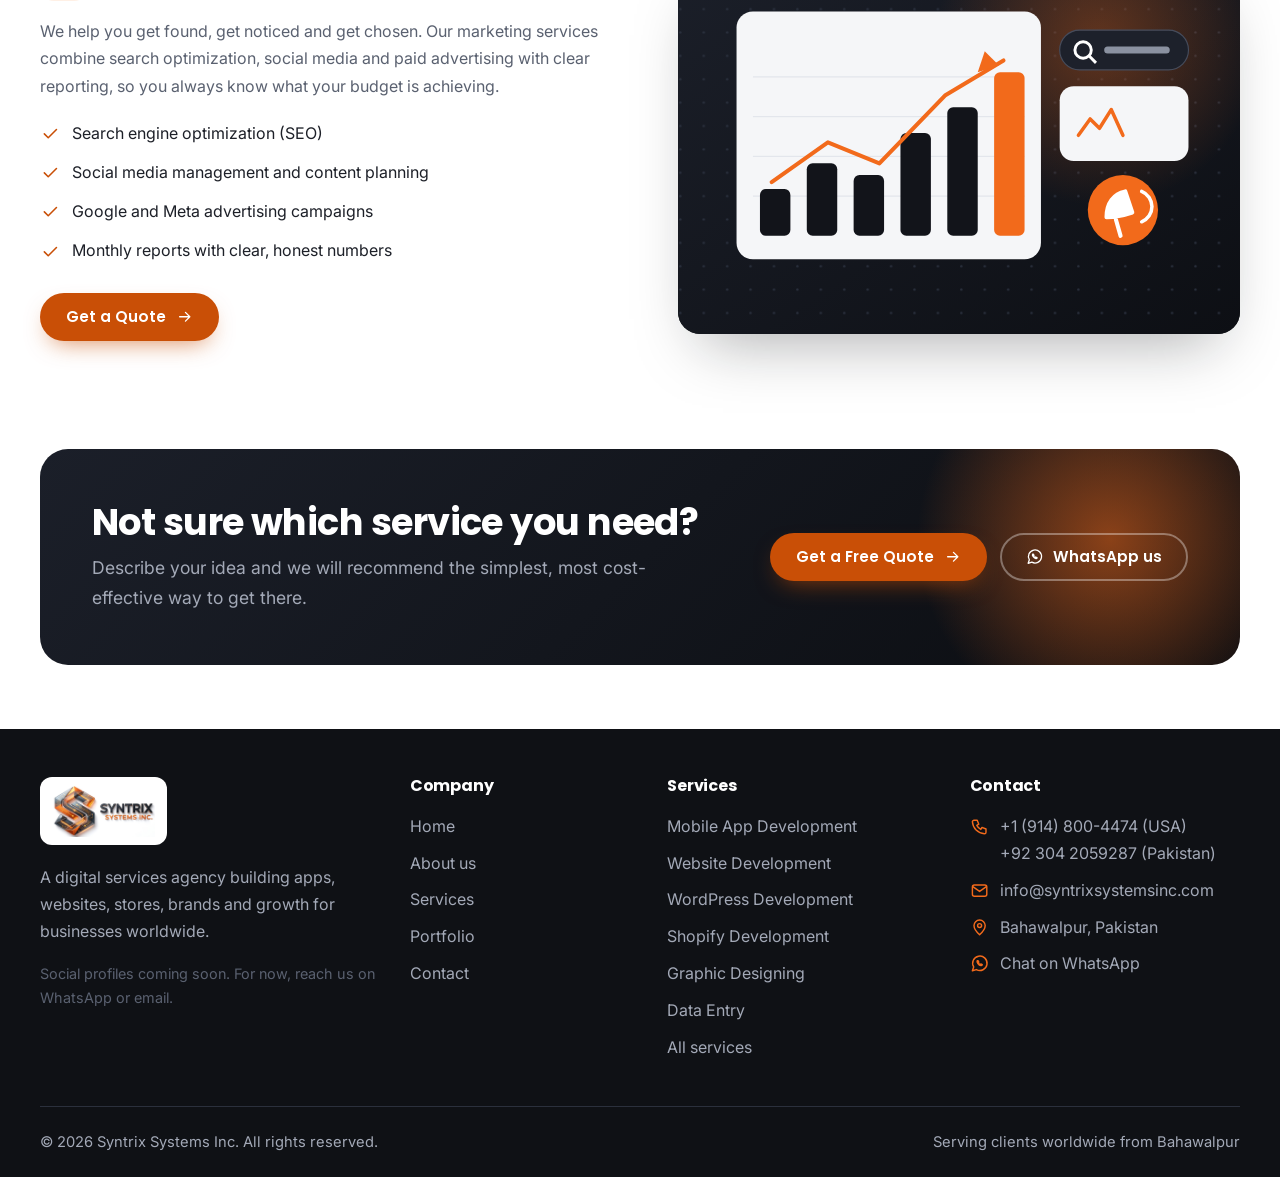
<file: services.html>
<!DOCTYPE html>
<html lang="en">
<head>
<meta charset="utf-8">
<meta name="viewport" content="width=device-width, initial-scale=1">
<title>Our Services | Mobile Apps, Websites, WordPress, Shopify, Design, Marketing</title>
<meta name="description" content="Explore Syntrix Systems Inc. services: mobile app development, website development, WordPress, Shopify, graphic designing, data entry, lead generation and digital marketing.">
<meta name="theme-color" content="#0f1115">
<link rel="canonical" href="https://www.syntrixsystemsinc.com/services.html">
<meta property="og:type" content="website"><meta property="og:site_name" content="Syntrix Systems Inc.">
<meta property="og:title" content="Our Services | Mobile Apps, Websites, WordPress, Shopify, Design, Marketing"><meta property="og:description" content="Explore Syntrix Systems Inc. services: mobile app development, website development, WordPress, Shopify, graphic designing, data entry, lead generation and digital marketing.">
<meta property="og:url" content="https://www.syntrixsystemsinc.com/services.html"><meta property="og:image" content="https://www.syntrixsystemsinc.com/assets/images/brand/og-image.jpg">
<meta name="twitter:card" content="summary_large_image">
<link rel="icon" type="image/png" sizes="32x32" href="assets/images/brand/favicon-32.png">
<link rel="apple-touch-icon" href="assets/images/brand/favicon-192.png">
<link rel="preconnect" href="https://fonts.googleapis.com"><link rel="preconnect" href="https://fonts.gstatic.com" crossorigin>
<link rel="stylesheet" href="https://fonts.googleapis.com/css2?family=Inter:wght@400;500;600&amp;family=Poppins:wght@500;600;700&amp;display=swap">
<link rel="stylesheet" href="assets/css/style.css">
<script type="application/ld+json">{"@context": "https://schema.org", "@type": "ProfessionalService", "name": "Syntrix Systems Inc.", "url": "https://www.syntrixsystemsinc.com/", "image": "https://www.syntrixsystemsinc.com/assets/images/brand/og-image.jpg", "email": "info@syntrixsystemsinc.com", "telephone": ["+19148004474", "+923042059287"], "address": {"@type": "PostalAddress", "addressLocality": "Bahawalpur", "addressCountry": "PK"}, "areaServed": "Worldwide", "description": "Explore Syntrix Systems Inc. services: mobile app development, website development, WordPress, Shopify, graphic designing, data entry, lead generation and digital marketing."}</script>
</head>
<body>
<a class="skip-link" href="#main">Skip to content</a>
<svg xmlns="http://www.w3.org/2000/svg" style="display:none" aria-hidden="true"><defs>
<symbol id="i-mobile" viewBox="0 0 24 24"><rect x="6" y="2" width="12" height="20" rx="3"/><path d="M10.5 18.5h3"/></symbol>
<symbol id="i-web" viewBox="0 0 24 24"><rect x="2.5" y="4" width="19" height="14" rx="2.5"/><path d="M2.5 9h19M8 21h8M12 18v3"/></symbol>
<symbol id="i-wordpress" viewBox="0 0 24 24"><rect x="3" y="3" width="18" height="18" rx="3"/><path d="M3 9h18M9 9v12"/></symbol>
<symbol id="i-shopify" viewBox="0 0 24 24"><path d="M5 8h14l-1 12H6z"/><path d="M9 8V6a3 3 0 0 1 6 0v2"/></symbol>
<symbol id="i-design" viewBox="0 0 24 24"><path d="M12 19l7-7-3-3-7 7-1 4z"/><path d="M16 9l2-2 3 3-2 2M3 21l5-1"/><circle cx="11" cy="11" r="1"/></symbol>
<symbol id="i-data" viewBox="0 0 24 24"><rect x="3" y="4" width="18" height="16" rx="2.5"/><path d="M3 10h18M3 15h18M9 4v16"/></symbol>
<symbol id="i-leads" viewBox="0 0 24 24"><circle cx="12" cy="12" r="9"/><circle cx="12" cy="12" r="5"/><circle cx="12" cy="12" r="1.2"/></symbol>
<symbol id="i-marketing" viewBox="0 0 24 24"><path d="M3 17l6-6 4 4 8-8"/><path d="M15 7h6v6"/></symbol>
<symbol id="i-check" viewBox="0 0 24 24"><path d="M5 12.5l4.5 4.5L19 7.5"/></symbol>
<symbol id="i-arrow" viewBox="0 0 24 24"><path d="M5 12h14M13 6l6 6-6 6"/></symbol>
<symbol id="i-phone" viewBox="0 0 24 24"><path d="M5 4h4l2 5-2.5 1.5a11 11 0 0 0 5 5L15 13l5 2v4a2 2 0 0 1-2 2A16 16 0 0 1 3 6a2 2 0 0 1 2-2z"/></symbol>
<symbol id="i-mail" viewBox="0 0 24 24"><rect x="3" y="5" width="18" height="14" rx="2.5"/><path d="M3.5 7l8.5 6 8.5-6"/></symbol>
<symbol id="i-pin" viewBox="0 0 24 24"><path d="M12 21s7-6.2 7-11.5A7 7 0 0 0 5 9.5C5 14.8 12 21 12 21z"/><circle cx="12" cy="9.5" r="2.5"/></symbol>
<symbol id="i-whatsapp" viewBox="0 0 24 24"><path d="M3 21l1.6-4.8A9 9 0 1 1 8 19.5L3 21z"/><path d="M9 8.5c-.4.8-.2 1.9.9 3.4 1.2 1.6 2.6 2.4 3.7 2.5.9.1 1.5-.4 1.7-1l-1.8-1-.9.8c-.9-.4-1.8-1.2-2.3-2.2l.7-.9-1-1.8z"/></symbol>
<symbol id="i-facebook" viewBox="0 0 24 24"><path d="M14 8h3V4h-3a4 4 0 0 0-4 4v2H7v4h3v7h4v-7h3l1-4h-4V8z"/></symbol>
<symbol id="i-instagram" viewBox="0 0 24 24"><rect x="3" y="3" width="18" height="18" rx="5"/><circle cx="12" cy="12" r="4"/><circle cx="17.3" cy="6.7" r=".6"/></symbol>
<symbol id="i-linkedin" viewBox="0 0 24 24"><path d="M7 10v8M7 6.5v.01M11 18v-8m0 3a3 3 0 0 1 6 0v5"/><rect x="3" y="3" width="18" height="18" rx="3"/></symbol>
<symbol id="i-x" viewBox="0 0 24 24"><path d="M4 4l16 16M20 4L4 20"/></symbol>
<symbol id="i-menu" viewBox="0 0 24 24"><path d="M4 7h16M4 12h16M4 17h16"/></symbol>
<symbol id="i-close" viewBox="0 0 24 24"><path d="M6 6l12 12M18 6L6 18"/></symbol>
<symbol id="i-star" viewBox="0 0 24 24"><path d="M12 3l2.7 5.6 6.1.9-4.4 4.3 1 6.1L12 17l-5.4 2.9 1-6.1L3.2 9.5l6.1-.9z" fill="currentColor" stroke="none"/></symbol>
<symbol id="i-shield" viewBox="0 0 24 24"><path d="M12 3l8 3v6c0 4.5-3.2 8-8 9-4.8-1-8-4.5-8-9V6z"/><path d="M8.5 12l2.5 2.5L15.5 10"/></symbol>
<symbol id="i-bolt" viewBox="0 0 24 24"><path d="M13 2L4 14h7l-1 8 9-12h-7z"/></symbol>
<symbol id="i-users" viewBox="0 0 24 24"><circle cx="9" cy="8" r="3.5"/><path d="M2.5 20a6.5 6.5 0 0 1 13 0M16 4.8a3.5 3.5 0 0 1 0 6.4M18 14a6 6 0 0 1 3.5 6"/></symbol>
<symbol id="i-clock" viewBox="0 0 24 24"><circle cx="12" cy="12" r="9"/><path d="M12 7v5l3 2"/></symbol>
<symbol id="i-globe" viewBox="0 0 24 24"><circle cx="12" cy="12" r="9"/><path d="M3 12h18M12 3c3 3 3 15 0 18M12 3c-3 3-3 15 0 18"/></symbol>
<symbol id="i-eye" viewBox="0 0 24 24"><path d="M2 12s3.5-7 10-7 10 7 10 7-3.5 7-10 7S2 12 2 12z"/><circle cx="12" cy="12" r="3"/></symbol>
<symbol id="i-flag" viewBox="0 0 24 24"><path d="M5 21V4M5 4h12l-2 4 2 4H5"/></symbol>
<symbol id="i-up" viewBox="0 0 24 24"><path d="M6 14l6-6 6 6"/></symbol>
<symbol id="i-headset" viewBox="0 0 24 24"><path d="M4 14v-2a8 8 0 0 1 16 0v2"/><rect x="3" y="14" width="4" height="6" rx="1.5"/><rect x="17" y="14" width="4" height="6" rx="1.5"/><path d="M19 20c0 1.5-2 2-5 2"/></symbol>
</defs></svg>
<header class="site-header">
  <div class="container nav">
    <a class="brand" href="index.html" aria-label="Syntrix Systems Inc. home"><img src="assets/images/brand/logo-full.jpg" width="131" height="66" alt="Syntrix Systems Inc. logo"></a>
    <button class="nav__toggle" aria-expanded="false" aria-controls="nav-links" aria-label="Open menu"><svg class="icon i-open" aria-hidden="true" focusable="false"><use href="#i-menu"/></svg><svg class="icon i-close" aria-hidden="true" focusable="false"><use href="#i-close"/></svg></button>
    <nav class="nav__links" id="nav-links" aria-label="Main">
      <a href="index.html">Home</a><a href="about.html">About</a><a href="services.html" aria-current="page">Services</a><a href="portfolio.html">Portfolio</a><a href="contact.html">Contact</a>
      <a class="btn btn--primary btn--sm nav__cta" href="contact.html">Get a Quote</a>
    </nav>
  </div>
</header>
<main id="main">
<section class="page-hero"><div class="container">
  <nav class="crumbs" aria-label="Breadcrumb"><a href="index.html">Home</a><span>/</span><span>Services</span></nav>
  <h1>Services built to move your business forward</h1><p>Eight specialist services, delivered by one team. Choose one or combine several for a complete digital solution.</p></div></section>

<section class="section section--soft"><div class="container"><div class="grid grid--4"><article class="card" data-reveal><div class="ico"><svg class="icon" aria-hidden="true" focusable="false"><use href="#i-mobile"/></svg></div><h3>Mobile App Development</h3><p>Native and cross-platform Android and iOS apps, from first concept to App Store and Google Play launch.</p>
  <div class="card__actions"><a class="link-arrow" href="#mobile-app-development">Learn more <svg class="icon" aria-hidden="true" focusable="false"><use href="#i-arrow"/></svg></a><a class="btn btn--outline btn--sm" href="contact.html?service=mobile-app-development">Get a Quote</a></div></article><article class="card" data-reveal><div class="ico"><svg class="icon" aria-hidden="true" focusable="false"><use href="#i-web"/></svg></div><h3>Website Development</h3><p>Fast, secure and responsive websites built around your brand and your business goals.</p>
  <div class="card__actions"><a class="link-arrow" href="#website-development">Learn more <svg class="icon" aria-hidden="true" focusable="false"><use href="#i-arrow"/></svg></a><a class="btn btn--outline btn--sm" href="contact.html?service=website-development">Get a Quote</a></div></article><article class="card" data-reveal><div class="ico"><svg class="icon" aria-hidden="true" focusable="false"><use href="#i-wordpress"/></svg></div><h3>WordPress Development</h3><p>WordPress websites, theme customization, plugin setup, speed optimization and ongoing maintenance.</p>
  <div class="card__actions"><a class="link-arrow" href="#wordpress-development">Learn more <svg class="icon" aria-hidden="true" focusable="false"><use href="#i-arrow"/></svg></a><a class="btn btn--outline btn--sm" href="contact.html?service=wordpress-development">Get a Quote</a></div></article><article class="card" data-reveal><div class="ico"><svg class="icon" aria-hidden="true" focusable="false"><use href="#i-shopify"/></svg></div><h3>Shopify Development</h3><p>High-converting Shopify stores, custom themes, product setup and checkout improvements.</p>
  <div class="card__actions"><a class="link-arrow" href="#shopify-development">Learn more <svg class="icon" aria-hidden="true" focusable="false"><use href="#i-arrow"/></svg></a><a class="btn btn--outline btn--sm" href="contact.html?service=shopify-development">Get a Quote</a></div></article><article class="card" data-reveal><div class="ico"><svg class="icon" aria-hidden="true" focusable="false"><use href="#i-design"/></svg></div><h3>Graphic Designing</h3><p>Logos, brand identity, social media creatives and marketing materials that make you look professional.</p>
  <div class="card__actions"><a class="link-arrow" href="#graphic-designing">Learn more <svg class="icon" aria-hidden="true" focusable="false"><use href="#i-arrow"/></svg></a><a class="btn btn--outline btn--sm" href="contact.html?service=graphic-designing">Get a Quote</a></div></article><article class="card" data-reveal><div class="ico"><svg class="icon" aria-hidden="true" focusable="false"><use href="#i-data"/></svg></div><h3>Data Entry</h3><p>Accurate data entry, data cleaning, spreadsheet management and administrative support.</p>
  <div class="card__actions"><a class="link-arrow" href="#data-entry">Learn more <svg class="icon" aria-hidden="true" focusable="false"><use href="#i-arrow"/></svg></a><a class="btn btn--outline btn--sm" href="contact.html?service=data-entry">Get a Quote</a></div></article><article class="card" data-reveal><div class="ico"><svg class="icon" aria-hidden="true" focusable="false"><use href="#i-leads"/></svg></div><h3>Lead Generation</h3><p>Targeted business research and verified contact lists that fill your pipeline with the right prospects.</p>
  <div class="card__actions"><a class="link-arrow" href="#lead-generation">Learn more <svg class="icon" aria-hidden="true" focusable="false"><use href="#i-arrow"/></svg></a><a class="btn btn--outline btn--sm" href="contact.html?service=lead-generation">Get a Quote</a></div></article><article class="card" data-reveal><div class="ico"><svg class="icon" aria-hidden="true" focusable="false"><use href="#i-marketing"/></svg></div><h3>Digital Marketing</h3><p>SEO, social media marketing, paid advertising and growth strategies that bring measurable results.</p>
  <div class="card__actions"><a class="link-arrow" href="#digital-marketing">Learn more <svg class="icon" aria-hidden="true" focusable="false"><use href="#i-arrow"/></svg></a><a class="btn btn--outline btn--sm" href="contact.html?service=digital-marketing">Get a Quote</a></div></article></div></div></section>
<section class="section"><div class="container"><article class="service-row" id="mobile-app-development">
  <div class="service-row__media" data-reveal="left"><img src="assets/images/services/mobile-app-development.svg" width="480" height="320" loading="lazy" alt="Mobile App Development illustration"></div>
  <div data-reveal="right"><h2><span class="ico"><svg class="icon" aria-hidden="true" focusable="false"><use href="#i-mobile"/></svg></span>Mobile App Development</h2><p>We design and build mobile apps that feel fast, look polished and are easy to use. Whether you need an Android app, an iOS app or both from one codebase, we handle product planning, UI design, development, testing and store submission.</p>
    <ul class="check-list"><li><svg class="icon" aria-hidden="true" focusable="false"><use href="#i-check"/></svg><span>Android and iOS apps, native or cross-platform</span></li><li><svg class="icon" aria-hidden="true" focusable="false"><use href="#i-check"/></svg><span>Clean UI design and smooth user flows</span></li><li><svg class="icon" aria-hidden="true" focusable="false"><use href="#i-check"/></svg><span>API integration, push notifications and payments</span></li><li><svg class="icon" aria-hidden="true" focusable="false"><use href="#i-check"/></svg><span>Store submission and post-launch updates</span></li></ul>
    <a class="btn btn--primary" href="contact.html?service=mobile-app-development">Get a Quote <svg class="icon icon-arrow" aria-hidden="true" focusable="false"><use href="#i-arrow"/></svg></a></div></article>
<article class="service-row" id="website-development">
  <div class="service-row__media" data-reveal="left"><img src="assets/images/services/website-development.svg" width="480" height="320" loading="lazy" alt="Website Development illustration"></div>
  <div data-reveal="right"><h2><span class="ico"><svg class="icon" aria-hidden="true" focusable="false"><use href="#i-web"/></svg></span>Website Development</h2><p>Your website is often the first impression a client has of you. We build custom, mobile-first websites that load quickly, rank well in search and turn visitors into enquiries, from business sites to web applications and portals.</p>
    <ul class="check-list"><li><svg class="icon" aria-hidden="true" focusable="false"><use href="#i-check"/></svg><span>Custom, mobile-first design and development</span></li><li><svg class="icon" aria-hidden="true" focusable="false"><use href="#i-check"/></svg><span>Speed, security and SEO built in from day one</span></li><li><svg class="icon" aria-hidden="true" focusable="false"><use href="#i-check"/></svg><span>Booking forms, dashboards and client portals</span></li><li><svg class="icon" aria-hidden="true" focusable="false"><use href="#i-check"/></svg><span>Easy content updates and clear documentation</span></li></ul>
    <a class="btn btn--primary" href="contact.html?service=website-development">Get a Quote <svg class="icon icon-arrow" aria-hidden="true" focusable="false"><use href="#i-arrow"/></svg></a></div></article>
<article class="service-row" id="wordpress-development">
  <div class="service-row__media" data-reveal="left"><img src="assets/images/services/wordpress-development.svg" width="480" height="320" loading="lazy" alt="WordPress Development illustration"></div>
  <div data-reveal="right"><h2><span class="ico"><svg class="icon" aria-hidden="true" focusable="false"><use href="#i-wordpress"/></svg></span>WordPress Development</h2><p>WordPress gives you a site you can manage yourself without needing a developer for every change. We set it up properly, customize it to match your brand and keep it secure, fast and up to date.</p>
    <ul class="check-list"><li><svg class="icon" aria-hidden="true" focusable="false"><use href="#i-check"/></svg><span>Custom themes and page-builder websites</span></li><li><svg class="icon" aria-hidden="true" focusable="false"><use href="#i-check"/></svg><span>Plugin setup, customization and bug fixes</span></li><li><svg class="icon" aria-hidden="true" focusable="false"><use href="#i-check"/></svg><span>Speed optimization, backups and security hardening</span></li><li><svg class="icon" aria-hidden="true" focusable="false"><use href="#i-check"/></svg><span>Monthly maintenance and support plans</span></li></ul>
    <a class="btn btn--primary" href="contact.html?service=wordpress-development">Get a Quote <svg class="icon icon-arrow" aria-hidden="true" focusable="false"><use href="#i-arrow"/></svg></a></div></article>
<article class="service-row" id="shopify-development">
  <div class="service-row__media" data-reveal="left"><img src="assets/images/services/shopify-development.svg" width="480" height="320" loading="lazy" alt="Shopify Development illustration"></div>
  <div data-reveal="right"><h2><span class="ico"><svg class="icon" aria-hidden="true" focusable="false"><use href="#i-shopify"/></svg></span>Shopify Development</h2><p>We build online stores designed to sell. From theme setup and product catalogs to payment gateways, apps and conversion improvements, we help you launch a Shopify store that is ready to grow.</p>
    <ul class="check-list"><li><svg class="icon" aria-hidden="true" focusable="false"><use href="#i-check"/></svg><span>Store setup, theme customization and branding</span></li><li><svg class="icon" aria-hidden="true" focusable="false"><use href="#i-check"/></svg><span>Product, collection and inventory import</span></li><li><svg class="icon" aria-hidden="true" focusable="false"><use href="#i-check"/></svg><span>Payment, shipping and third-party app integration</span></li><li><svg class="icon" aria-hidden="true" focusable="false"><use href="#i-check"/></svg><span>Conversion-focused layouts and speed tuning</span></li></ul>
    <a class="btn btn--primary" href="contact.html?service=shopify-development">Get a Quote <svg class="icon icon-arrow" aria-hidden="true" focusable="false"><use href="#i-arrow"/></svg></a></div></article>
<article class="service-row" id="graphic-designing">
  <div class="service-row__media" data-reveal="left"><img src="assets/images/services/graphic-designing.svg" width="480" height="320" loading="lazy" alt="Graphic Designing illustration"></div>
  <div data-reveal="right"><h2><span class="ico"><svg class="icon" aria-hidden="true" focusable="false"><use href="#i-design"/></svg></span>Graphic Designing</h2><p>Strong visuals build trust. Our designers create memorable brand identities and marketing materials that look consistent across your website, social media, packaging and print.</p>
    <ul class="check-list"><li><svg class="icon" aria-hidden="true" focusable="false"><use href="#i-check"/></svg><span>Logo design and complete brand identity kits</span></li><li><svg class="icon" aria-hidden="true" focusable="false"><use href="#i-check"/></svg><span>Social media posts, banners and ad creatives</span></li><li><svg class="icon" aria-hidden="true" focusable="false"><use href="#i-check"/></svg><span>Brochures, flyers, packaging and presentations</span></li><li><svg class="icon" aria-hidden="true" focusable="false"><use href="#i-check"/></svg><span>Source files delivered in every format you need</span></li></ul>
    <a class="btn btn--primary" href="contact.html?service=graphic-designing">Get a Quote <svg class="icon icon-arrow" aria-hidden="true" focusable="false"><use href="#i-arrow"/></svg></a></div></article>
<article class="service-row" id="data-entry">
  <div class="service-row__media" data-reveal="left"><img src="assets/images/services/data-entry.svg" width="480" height="320" loading="lazy" alt="Data Entry illustration"></div>
  <div data-reveal="right"><h2><span class="ico"><svg class="icon" aria-hidden="true" focusable="false"><use href="#i-data"/></svg></span>Data Entry</h2><p>Reliable data keeps a business running. Our team handles data entry, cleaning, conversion and organization with careful quality checks, so you can spend your time on work that grows the business.</p>
    <ul class="check-list"><li><svg class="icon" aria-hidden="true" focusable="false"><use href="#i-check"/></svg><span>Data entry from documents, images and PDFs</span></li><li><svg class="icon" aria-hidden="true" focusable="false"><use href="#i-check"/></svg><span>Spreadsheet, CRM and database management</span></li><li><svg class="icon" aria-hidden="true" focusable="false"><use href="#i-check"/></svg><span>Data cleaning, formatting and conversion</span></li><li><svg class="icon" aria-hidden="true" focusable="false"><use href="#i-check"/></svg><span>Double-checked accuracy and confidential handling</span></li></ul>
    <a class="btn btn--primary" href="contact.html?service=data-entry">Get a Quote <svg class="icon icon-arrow" aria-hidden="true" focusable="false"><use href="#i-arrow"/></svg></a></div></article>
<article class="service-row" id="lead-generation">
  <div class="service-row__media" data-reveal="left"><img src="assets/images/services/lead-generation.svg" width="480" height="320" loading="lazy" alt="Lead Generation illustration"></div>
  <div data-reveal="right"><h2><span class="ico"><svg class="icon" aria-hidden="true" focusable="false"><use href="#i-leads"/></svg></span>Lead Generation</h2><p>We research your ideal customers and build qualified lead lists, so your sales team spends time talking to people who are likely to buy. Every list is matched to your industry, location and company-size criteria.</p>
    <ul class="check-list"><li><svg class="icon" aria-hidden="true" focusable="false"><use href="#i-check"/></svg><span>Ideal-customer profiling and market research</span></li><li><svg class="icon" aria-hidden="true" focusable="false"><use href="#i-check"/></svg><span>Verified business contacts and company data</span></li><li><svg class="icon" aria-hidden="true" focusable="false"><use href="#i-check"/></svg><span>B2B prospect lists for outreach campaigns</span></li><li><svg class="icon" aria-hidden="true" focusable="false"><use href="#i-check"/></svg><span>Lead delivery in Excel, CSV or directly into your CRM</span></li></ul>
    <a class="btn btn--primary" href="contact.html?service=lead-generation">Get a Quote <svg class="icon icon-arrow" aria-hidden="true" focusable="false"><use href="#i-arrow"/></svg></a></div></article>
<article class="service-row" id="digital-marketing">
  <div class="service-row__media" data-reveal="left"><img src="assets/images/services/digital-marketing.svg" width="480" height="320" loading="lazy" alt="Digital Marketing illustration"></div>
  <div data-reveal="right"><h2><span class="ico"><svg class="icon" aria-hidden="true" focusable="false"><use href="#i-marketing"/></svg></span>Digital Marketing</h2><p>We help you get found, get noticed and get chosen. Our marketing services combine search optimization, social media and paid advertising with clear reporting, so you always know what your budget is achieving.</p>
    <ul class="check-list"><li><svg class="icon" aria-hidden="true" focusable="false"><use href="#i-check"/></svg><span>Search engine optimization (SEO)</span></li><li><svg class="icon" aria-hidden="true" focusable="false"><use href="#i-check"/></svg><span>Social media management and content planning</span></li><li><svg class="icon" aria-hidden="true" focusable="false"><use href="#i-check"/></svg><span>Google and Meta advertising campaigns</span></li><li><svg class="icon" aria-hidden="true" focusable="false"><use href="#i-check"/></svg><span>Monthly reports with clear, honest numbers</span></li></ul>
    <a class="btn btn--primary" href="contact.html?service=digital-marketing">Get a Quote <svg class="icon icon-arrow" aria-hidden="true" focusable="false"><use href="#i-arrow"/></svg></a></div></article>
</div></section>
<section class="section" style="padding-top:0"><div class="container"><div class="cta-band" data-reveal="zoom">
  <div><h2>Not sure which service you need?</h2><p>Describe your idea and we will recommend the simplest, most cost-effective way to get there.</p></div>
  <div class="cta-band__actions"><a class="btn btn--primary" href="contact.html">Get a Free Quote <svg class="icon icon-arrow" aria-hidden="true" focusable="false"><use href="#i-arrow"/></svg></a><a class="btn btn--ghost-light" href="#" data-whatsapp><svg class="icon" aria-hidden="true" focusable="false"><use href="#i-whatsapp"/></svg> WhatsApp us</a></div>
</div></div></section>
</main>
<footer class="site-footer">
  <div class="container footer-grid">
    <div class="footer-brand">
      <img src="assets/images/brand/logo-full.jpg" width="112" height="56" alt="Syntrix Systems Inc. logo" loading="lazy">
      <p>A digital services agency building apps, websites, stores, brands and growth for businesses worldwide.</p>
      <div class="socials" data-socials></div>
    </div>
    <div><h4>Company</h4><ul>
      <li><a href="index.html">Home</a></li><li><a href="about.html">About us</a></li><li><a href="services.html">Services</a></li><li><a href="portfolio.html">Portfolio</a></li><li><a href="contact.html">Contact</a></li></ul></div>
    <div><h4>Services</h4><ul><li><a href="services.html#mobile-app-development">Mobile App Development</a></li><li><a href="services.html#website-development">Website Development</a></li><li><a href="services.html#wordpress-development">WordPress Development</a></li><li><a href="services.html#shopify-development">Shopify Development</a></li><li><a href="services.html#graphic-designing">Graphic Designing</a></li><li><a href="services.html#data-entry">Data Entry</a></li><li><a href="services.html">All services</a></li></ul></div>
    <div><h4>Contact</h4><ul class="footer-contact">
      <li><svg class="icon" aria-hidden="true" focusable="false"><use href="#i-phone"/></svg><span><a href="tel:+19148004474">+1 (914) 800-4474</a> (USA)<br><a href="tel:+923042059287">+92 304 2059287</a> (Pakistan)</span></li>
      <li><svg class="icon" aria-hidden="true" focusable="false"><use href="#i-mail"/></svg><a href="mailto:info@syntrixsystemsinc.com">info@syntrixsystemsinc.com</a></li>
      <li><svg class="icon" aria-hidden="true" focusable="false"><use href="#i-pin"/></svg><span>Bahawalpur, Pakistan</span></li>
      <li><svg class="icon" aria-hidden="true" focusable="false"><use href="#i-whatsapp"/></svg><a href="#" data-whatsapp>Chat on WhatsApp</a></li></ul></div>
  </div>
  <div class="container footer-bottom"><span>&copy; <span data-year>2026</span> Syntrix Systems Inc. All rights reserved.</span><span>Serving clients worldwide from Bahawalpur</span></div>
</footer>
<a class="wa-float" href="#" data-whatsapp aria-label="Chat with us on WhatsApp"><svg class="icon" aria-hidden="true" focusable="false"><use href="#i-whatsapp"/></svg></a>
<button class="to-top" aria-label="Back to top"><svg class="icon" aria-hidden="true" focusable="false"><use href="#i-up"/></svg></button>
<script src="assets/js/config.js"></script>
<script src="assets/js/main.js"></script>
</body>
</html>
</file>
<file: assets/css/style.css>
/* ==========================================================================
   Syntrix Systems — main stylesheet
   Structure: 1 Tokens · 2 Base · 3 Layout · 4 Header · 5 Buttons · 6 Hero
              7 Sections · 8 Cards · 9 Portfolio · 10 Forms · 11 Footer · 12 Motion
   Change brand colours in the TOKENS block only.
   ========================================================================== */

/* 1. TOKENS */
:root {
  --ink: #0f1115;
  --ink-2: #181b22;
  --ink-3: #232733;
  --line: #e6e8ee;
  --line-dark: #2b303c;
  --bg: #ffffff;
  --bg-soft: #f6f6f8;
  --text: #1d2028;
  --muted: #5a6170;
  --muted-dark: #a3a9b7;
  --orange: #f26a1b;        /* decorative / on dark */
  --orange-600: #c94f06;    /* buttons & text on white (AA contrast) */
  --orange-700: #a94104;
  --orange-100: #fff0e5;
  --radius: 14px;
  --radius-sm: 8px;
  --shadow: 0 1px 2px rgba(15,17,21,.05), 0 12px 32px -12px rgba(15,17,21,.18);
  --shadow-lg: 0 30px 60px -24px rgba(15,17,21,.35);
  --font-display: "Poppins", "Segoe UI", system-ui, -apple-system, Arial, sans-serif;
  --font-body: "Inter", "Segoe UI", system-ui, -apple-system, Arial, sans-serif;
  --header-h: 88px;
}

/* 2. BASE */
*, *::before, *::after { box-sizing: border-box; }
html { scroll-behavior: smooth; scroll-padding-top: calc(var(--header-h) + 12px); -webkit-text-size-adjust: 100%; }
body { overflow-x: clip; margin: 0; font-family: var(--font-body); font-size: 1rem; line-height: 1.7; color: var(--text); background: var(--bg); -webkit-font-smoothing: antialiased; }
img, svg { max-width: 100%; display: block; }
a { color: inherit; text-decoration: none; }
h1, h2, h3, h4 { font-family: var(--font-display); line-height: 1.15; margin: 0 0 .5em; letter-spacing: -.015em; color: var(--ink); }
h1 { font-size: clamp(2.2rem, 4.8vw, 3.6rem); font-weight: 700; line-height: 1.12; }
h2 { font-size: clamp(1.65rem, 3vw, 2.3rem); font-weight: 700; }
h3 { font-size: 1.15rem; font-weight: 600; letter-spacing: 0; }
p { margin: 0 0 1em; }
ul { margin: 0; padding: 0; list-style: none; }
:focus-visible { outline: 3px solid var(--orange); outline-offset: 3px; border-radius: 4px; }
.sr-only { position: absolute; width: 1px; height: 1px; overflow: hidden; clip: rect(0 0 0 0); white-space: nowrap; }
.skip-link { position: absolute; left: 12px; top: -60px; background: var(--ink); color: #fff; padding: 10px 16px; border-radius: 8px; z-index: 100; }
.skip-link:focus { top: 12px; }
.icon { width: 1.5em; height: 1.5em; fill: none; stroke: currentColor; stroke-width: 1.8; stroke-linecap: round; stroke-linejoin: round; flex: none; }
.icon--fill { fill: currentColor; stroke: none; }

/* 3. LAYOUT */
.container { width: min(1200px, 100% - 2.5rem); margin-inline: auto; }
.section { padding: clamp(2.75rem, 5vw, 4.25rem) 0; }
.section--soft { background: var(--bg-soft); }
.section--dark { background: var(--ink); color: #d7dae2; }
.section--dark h2, .section--dark h3 { color: #fff; }
.section-head { max-width: 720px; margin-bottom: 2rem; }
.section-head--center { margin-inline: auto; text-align: center; }
.section-head p { color: var(--muted); font-size: 1.05rem; }
.section--dark .section-head p { color: var(--muted-dark); }
.kicker { display: inline-flex; align-items: center; gap: .6rem; font-weight: 600; font-size: .9rem; color: var(--orange-600); margin-bottom: .75rem; }
.kicker::before { content: ""; width: 28px; height: 3px; background: var(--orange); border-radius: 2px; }
.section--dark .kicker { color: var(--orange); }
.grid { display: grid; gap: 1.15rem; }
.grid--2 { grid-template-columns: repeat(2, 1fr); }
.grid--3 { grid-template-columns: repeat(3, 1fr); }
.grid--4 { grid-template-columns: repeat(4, 1fr); }
.split { display: grid; grid-template-columns: 1fr 1fr; gap: clamp(1.5rem, 4vw, 3.5rem); align-items: center; }

/* 4. HEADER */
.site-header { position: sticky; top: 0; z-index: 50; background: rgba(255,255,255,.92); backdrop-filter: saturate(160%) blur(12px); border-bottom: 1px solid transparent; transition: border-color .25s, box-shadow .25s; }
.site-header.is-scrolled { border-color: var(--line); box-shadow: 0 8px 24px -16px rgba(15,17,21,.25); }
.nav { display: flex; align-items: center; justify-content: space-between; height: var(--header-h); gap: 1.5rem; }
.brand { display: flex; align-items: center; }
.brand img { height: 66px; width: auto; mix-blend-mode: multiply; }
.nav__links { display: flex; align-items: center; gap: .25rem; }
.nav__links a:not(.btn) { position: relative; padding: .55rem .95rem; font-weight: 600; font-size: .98rem; color: var(--ink); border-radius: 8px; transition: color .2s; }
.nav__links a:not(.btn)::after { content: ""; position: absolute; left: .95rem; right: .95rem; bottom: .2rem; height: 2px; background: var(--orange); transform: scaleX(0); transform-origin: left; transition: transform .25s ease; }
.nav__links a:not(.btn):hover::after, .nav__links a[aria-current="page"]::after { transform: scaleX(1); }
.nav__links a[aria-current="page"] { color: var(--orange-600); }
.nav__cta { margin-left: .75rem; }
.nav__toggle { display: none; width: 46px; height: 46px; border: 1px solid var(--line); background: #fff; border-radius: 12px; align-items: center; justify-content: center; cursor: pointer; color: var(--ink); }
.nav__toggle .icon { width: 24px; height: 24px; }
.nav__toggle .i-close { display: none; }
.nav__toggle[aria-expanded="true"] .i-open { display: none; }
.nav__toggle[aria-expanded="true"] .i-close { display: block; }

/* 5. BUTTONS */
.btn { position: relative; overflow: hidden; display: inline-flex; align-items: center; justify-content: center; gap: .6rem; padding: .85rem 1.5rem; font: 600 .95rem/1 var(--font-display); border-radius: 999px; border: 2px solid transparent; cursor: pointer; transition: transform .2s ease, background .2s, color .2s, border-color .2s, box-shadow .2s; white-space: nowrap; }
.btn .icon { width: 1.15em; height: 1.15em; transition: transform .2s; }
.btn:hover .icon-arrow { transform: translateX(4px); }
.btn--primary { background: var(--orange-600); color: #fff; box-shadow: 0 10px 24px -10px rgba(201,79,6,.7); }
.btn--primary:hover { background: var(--orange-700); transform: translateY(-2px); }
.btn--outline { border-color: var(--ink); color: var(--ink); background: transparent; }
.btn--outline:hover { background: var(--ink); color: #fff; transform: translateY(-2px); }
.btn--light { background: #fff; color: var(--ink); }
.btn--light:hover { background: var(--orange-100); transform: translateY(-2px); }
.btn--ghost-light { border-color: rgba(255,255,255,.35); color: #fff; }
.btn--ghost-light:hover { border-color: #fff; background: rgba(255,255,255,.08); transform: translateY(-2px); }
.btn--whatsapp { background: #1a9d4b; color: #fff; }
.btn--whatsapp:hover { background: #148040; transform: translateY(-2px); }
.btn--sm { padding: .7rem 1.2rem; font-size: .92rem; }
.link-arrow { display: inline-flex; align-items: center; gap: .4rem; font-weight: 700; color: var(--orange-600); }
.link-arrow .icon { width: 1.1em; height: 1.1em; transition: transform .2s; }
.link-arrow:hover .icon { transform: translateX(4px); }

/* 6. HERO */
.hero { position: relative; overflow: hidden; padding: clamp(2rem, 4vw, 3.5rem) 0 clamp(2.75rem, 5vw, 4rem); background: radial-gradient(900px 500px at 85% 10%, #fff0e5 0%, rgba(255,255,255,0) 60%), #fff; }
.hero__grid { display: grid; grid-template-columns: 1.05fr .95fr; gap: clamp(2rem, 5vw, 4rem); align-items: center; }
.hero h1 { margin-bottom: 1rem; }
.hero h1 em { font-style: normal; color: var(--orange-600); }
.hero__lead { font-size: 1.1rem; color: var(--muted); max-width: 34em; margin-bottom: 1.5rem; }
.hero__actions { display: flex; flex-wrap: wrap; gap: .8rem; margin-bottom: 1.75rem; }
.hero__proof { display: flex; flex-wrap: wrap; gap: 1.25rem 2rem; color: var(--muted); font-weight: 600; font-size: .95rem; }
.hero__proof li { display: flex; align-items: center; gap: .5rem; }
.hero__proof .icon { color: var(--orange-600); width: 1.2em; height: 1.2em; }
.hero__art { position: relative; aspect-ratio: 1 / 1; border-radius: 28px; background: linear-gradient(145deg, #1b1f29, #0b0d11); box-shadow: var(--shadow-lg); overflow: hidden; isolation: isolate; }
.hero__art::before { content: ""; position: absolute; inset: 0; background: radial-gradient(circle at 50% 50%, rgba(242,106,27,.28), transparent 55%); z-index: -1; }
.hero__art svg.circuit { position: absolute; inset: 0; width: 100%; height: 100%; }
.circuit path { fill: none; stroke: #343a49; stroke-width: 2; }
.circuit path.pulse { stroke: var(--orange); stroke-width: 2.5; stroke-dasharray: 60 340; stroke-linecap: round; animation: flow 4.5s linear infinite; filter: drop-shadow(0 0 4px rgba(242,106,27,.9)); }
.circuit path.pulse:nth-of-type(2n) { animation-delay: -1.2s; animation-duration: 5.2s; }
.circuit path.pulse:nth-of-type(3n) { animation-delay: -2.6s; }
.circuit circle { fill: var(--orange); }
.hero__core { position: absolute; left: 50%; top: 50%; width: 38%; transform: translate(-50%, -50%); background: #fff; border-radius: 24px; padding: 6%; box-shadow: 0 0 0 10px rgba(255,255,255,.06), 0 0 60px rgba(242,106,27,.45); }
.hero__core img { width: 100%; height: auto; mix-blend-mode: multiply; }
.chip { position: absolute; display: flex; align-items: center; gap: .5rem; padding: .5rem .8rem .5rem .55rem; background: rgba(255,255,255,.96); border-radius: 999px; font: 700 .82rem/1 var(--font-display); color: var(--ink); box-shadow: 0 10px 24px -8px rgba(0,0,0,.5); }
.chip .icon { width: 28px; height: 28px; padding: 6px; border-radius: 50%; background: var(--orange); color: #fff; stroke-width: 2.2; }
.chip--1 { left: 5%; top: 9%; } .chip--2 { right: 5%; top: 18%; } .chip--3 { left: 4%; top: 46%; }
.chip--4 { right: 4%; top: 52%; } .chip--5 { left: 8%; bottom: 10%; } .chip--6 { right: 8%; bottom: 8%; }
@keyframes flow { to { stroke-dashoffset: -400; } }

/* 7. SECTIONS */
.page-hero { position: relative; background: var(--ink); color: #fff; padding: clamp(2.5rem, 5vw, 4rem) 0; overflow: hidden; }
.page-hero::before { content: ""; position: absolute; inset: 0; background: radial-gradient(700px 320px at 90% 0%, rgba(242,106,27,.35), transparent 70%), linear-gradient(90deg, transparent 0 0), repeating-linear-gradient(90deg, rgba(255,255,255,.03) 0 1px, transparent 1px 64px); }
.page-hero .container { position: relative; }
.page-hero h1 { color: #fff; font-size: clamp(2rem, 4vw, 2.9rem); max-width: 18em; }
.page-hero p { color: var(--muted-dark); font-size: 1.1rem; max-width: 40em; margin: 0; }
.crumbs { display: flex; gap: .5rem; font-size: .9rem; color: var(--muted-dark); margin-bottom: 1.2rem; }
.crumbs a:hover { color: var(--orange); }

.stats { display: grid; grid-template-columns: repeat(4, 1fr); gap: 1.5rem; margin-top: 2.5rem; padding-top: 2rem; border-top: 1px solid var(--line-dark); }
.stat strong { display: block; font: 700 clamp(2rem, 3.4vw, 2.8rem)/1 var(--font-display); color: #fff; }
.stat strong span { color: var(--orange); }
.stat p { margin: .5rem 0 0; color: var(--muted-dark); font-size: .98rem; }

.feature-list { display: grid; gap: 1rem; }
.feature { display: flex; gap: 1rem; align-items: flex-start; }
.feature .ico { width: 52px; height: 52px; border-radius: 14px; display: grid; place-items: center; background: rgba(242,106,27,.14); color: var(--orange); flex: none; }
.feature h3 { margin: 0 0 .25rem; font-size: 1.1rem; }
.feature p { margin: 0; color: var(--muted-dark); font-size: .98rem; }
.section:not(.section--dark) .feature p { color: var(--muted); }
.section:not(.section--dark) .feature .ico { background: var(--orange-100); color: var(--orange-600); }

.steps { counter-reset: step; display: grid; grid-template-columns: repeat(4, 1fr); gap: 1.5rem; }
.step { position: relative; padding-top: 3.2rem; }
.step::before { counter-increment: step; content: counter(step); position: absolute; top: 0; left: 0; width: 40px; height: 40px; border-radius: 50%; background: var(--ink); color: #fff; display: grid; place-items: center; font: 700 1rem var(--font-display); }
.step::after { content: ""; position: absolute; top: 20px; left: 52px; right: -1rem; height: 2px; background: repeating-linear-gradient(90deg, var(--orange) 0 6px, transparent 6px 12px); }
.step:last-child::after { display: none; }
.step p { color: var(--muted); margin: 0; }

.about-visual { position: relative; border-radius: 24px; overflow: hidden; background: #fff; box-shadow: var(--shadow-lg); border: 1px solid var(--line); padding: 2rem; }
.about-visual img { width: 100%; height: auto; mix-blend-mode: multiply; }
.badge-float { position: absolute; right: 1.2rem; bottom: 1.2rem; background: var(--ink); color: #fff; padding: .9rem 1.2rem; border-radius: 14px; font: 700 .95rem var(--font-display); box-shadow: var(--shadow); }
.badge-float span { color: var(--orange); }

.mv-card { padding: 2rem; border-radius: var(--radius); border: 1px solid var(--line); background: #fff; }
.mv-card .ico { width: 56px; height: 56px; border-radius: 16px; display: grid; place-items: center; background: var(--ink); color: var(--orange); margin-bottom: 1.2rem; }
.mv-card p { color: var(--muted); margin: 0; }

.check-list { display: grid; gap: .75rem; }
.check-list li { display: flex; gap: .7rem; align-items: flex-start; }
.check-list .icon { color: var(--orange-600); width: 1.3em; height: 1.3em; margin-top: .2em; }

.cta-band { position: relative; overflow: hidden; border-radius: 28px; padding: clamp(2rem, 4.5vw, 3.25rem); background: linear-gradient(135deg, #1b1f29, #0b0d11); color: #fff; display: grid; grid-template-columns: 1.4fr 1fr; gap: 2rem; align-items: center; }
.cta-band::before { content: ""; position: absolute; right: -80px; top: -120px; width: 420px; height: 420px; border-radius: 50%; background: radial-gradient(circle, rgba(242,106,27,.55), transparent 65%); }
.cta-band > * { position: relative; }
.cta-band h2 { color: #fff; margin-bottom: .6rem; }
.cta-band p { color: var(--muted-dark); margin: 0; font-size: 1.1rem; }
.cta-band__actions { display: flex; flex-wrap: wrap; gap: .8rem; justify-content: flex-end; }

/* 8. CARDS */
.card { background: #fff; border: 1px solid var(--line); border-radius: var(--radius); padding: 1.5rem; transition: transform .3s ease, box-shadow .3s ease, border-color .3s; display: flex; flex-direction: column; }
.card:hover { transform: translateY(-6px); box-shadow: var(--shadow); border-color: transparent; }
.card .ico { width: 56px; height: 56px; border-radius: 16px; display: grid; place-items: center; background: var(--orange-100); color: var(--orange-600); margin-bottom: 1.2rem; transition: background .3s, color .3s, transform .3s; }
.card .ico .icon { width: 28px; height: 28px; }
.card:hover .ico { background: var(--orange-600); color: #fff; transform: rotate(-6deg); }
.card h3 { margin-bottom: .5rem; }
.card p { color: var(--muted); font-size: .99rem; flex: 1; }
.card__actions { display: flex; align-items: center; justify-content: space-between; gap: 1rem; margin-top: .5rem; }

.service-row { display: grid; grid-template-columns: 1fr 1fr; gap: clamp(2rem, 6vw, 5rem); align-items: center; padding: clamp(1.75rem, 3.5vw, 2.75rem) 0; border-top: 1px solid var(--line); }
.service-row:first-child { border-top: 0; }
.service-row:nth-child(even) .service-row__media { order: 2; }
.service-row__media { border-radius: 22px; overflow: hidden; box-shadow: var(--shadow-lg); background: var(--ink); }
.service-row__media img { width: 100%; height: auto; transition: transform .6s ease; }
.service-row__media:hover img { transform: scale(1.04); }
.service-row h2 { font-size: clamp(1.6rem, 3vw, 2.2rem); display: flex; align-items: center; gap: .8rem; }
.service-row h2 .ico { width: 48px; height: 48px; border-radius: 14px; display: grid; place-items: center; background: var(--orange-100); color: var(--orange-600); flex: none; }
.service-row > div > p { color: var(--muted); }
.service-row .check-list { margin: 1.25rem 0 1.75rem; }

.quote-card { background: #fff; border-radius: var(--radius); padding: 2rem; border: 1px solid var(--line); display: flex; flex-direction: column; gap: 1.25rem; }
.quote-card .stars { display: flex; gap: 2px; color: var(--orange); }
.quote-card .stars .icon { width: 18px; height: 18px; }
.quote-card blockquote { margin: 0; font-size: 1.05rem; color: var(--text); flex: 1; }
.quote-card .who { display: flex; align-items: center; gap: .8rem; }
.avatar { width: 46px; height: 46px; border-radius: 50%; background: var(--ink); color: var(--orange); display: grid; place-items: center; font: 700 1rem var(--font-display); }
.who strong { display: block; font-family: var(--font-display); font-size: .98rem; color: var(--ink); }
.who span { font-size: .88rem; color: var(--muted); }

/* 9. PORTFOLIO */
.filters { display: flex; flex-wrap: wrap; gap: .5rem; margin-bottom: 1.75rem; }
.filter { font: 700 .92rem var(--font-display); padding: .65rem 1.15rem; border-radius: 999px; border: 1.5px solid var(--line); background: #fff; color: var(--ink); cursor: pointer; transition: all .2s; }
.filter:hover { border-color: var(--ink); }
.filter.is-active { background: var(--ink); border-color: var(--ink); color: #fff; }
.project { position: relative; border-radius: var(--radius); overflow: hidden; background: #fff; border: 1px solid var(--line); display: flex; flex-direction: column; transition: transform .3s ease, box-shadow .3s ease; }
.project:hover { transform: translateY(-6px); box-shadow: var(--shadow); }
.project[hidden] { display: none; }
.project__media { position: relative; overflow: hidden; background: var(--ink); }
.project__media img { width: 100%; height: auto; transition: transform .6s ease; }
.project:hover .project__media img { transform: scale(1.06); }
.project__tag { position: absolute; left: 14px; top: 14px; background: #fff; color: var(--ink); font: 700 .78rem var(--font-display); padding: .4rem .75rem; border-radius: 999px; }
.project__body { padding: 1.4rem 1.5rem 1.6rem; display: flex; flex-direction: column; flex: 1; }
.project__body h3 { margin-bottom: .35rem; font-size: 1.15rem; }
.project__body p { color: var(--muted); font-size: .96rem; flex: 1; }
.project__result { display: flex; align-items: center; gap: .5rem; font-weight: 700; color: var(--orange-600); font-size: .93rem; }
.project__result .icon { width: 1.2em; height: 1.2em; }
.note { font-size: .9rem; color: var(--muted); margin-top: 1.5rem; }

/* 10. FORMS & CONTACT */
.contact-grid { display: grid; grid-template-columns: .85fr 1.15fr; gap: clamp(2rem, 5vw, 4rem); align-items: start; }
.contact-info { display: grid; gap: 1rem; }
.info-item { display: flex; gap: 1rem; align-items: center; padding: 1.1rem 1.25rem; border: 1px solid var(--line); border-radius: var(--radius); background: #fff; transition: border-color .2s, transform .2s; }
a.info-item:hover { border-color: var(--orange); transform: translateX(4px); }
.info-item .ico { width: 48px; height: 48px; border-radius: 14px; background: var(--orange-100); color: var(--orange-600); display: grid; place-items: center; flex: none; }
.info-item small { display: block; color: var(--muted); font-size: .85rem; }
.info-item strong { font-family: var(--font-display); font-size: 1.02rem; color: var(--ink); word-break: break-word; }
.socials { display: flex; flex-wrap: wrap; gap: .6rem; }
.socials a { width: 44px; height: 44px; border-radius: 50%; display: grid; place-items: center; border: 1.5px solid var(--line); color: var(--ink); transition: all .2s; }
.socials a:hover { background: var(--orange-600); border-color: var(--orange-600); color: #fff; transform: translateY(-3px); }
.socials a .icon { width: 20px; height: 20px; }
.form-card { background: #fff; border: 1px solid var(--line); border-radius: 22px; padding: clamp(1.5rem, 4vw, 2.5rem); box-shadow: var(--shadow); }
.form-grid { display: grid; grid-template-columns: 1fr 1fr; gap: 1.1rem; }
.field { display: flex; flex-direction: column; gap: .4rem; }
.field--full { grid-column: 1 / -1; }
.field label { font: 700 .9rem var(--font-display); color: var(--ink); }
.field input, .field select, .field textarea { font: inherit; font-size: 1rem; padding: .9rem 1rem; border: 1.5px solid var(--line); border-radius: 12px; background: #fff; color: var(--text); width: 100%; transition: border-color .2s, box-shadow .2s; }
.field textarea { min-height: 150px; resize: vertical; }
.field input:focus, .field select:focus, .field textarea:focus { outline: none; border-color: var(--orange-600); box-shadow: 0 0 0 4px rgba(242,106,27,.18); }
.field .error { color: #b3261e; font-size: .85rem; min-height: 1em; }
.field.invalid input, .field.invalid select, .field.invalid textarea { border-color: #b3261e; }
.hp { position: absolute; left: -9999px; }
.form-actions { display: flex; flex-wrap: wrap; gap: .8rem; margin-top: 1.5rem; }
.form-status { margin-top: 1rem; padding: .9rem 1.1rem; border-radius: 12px; font-weight: 600; display: none; }
.form-status.is-ok { display: block; background: #e8f6ee; color: #146c3a; }
.form-status.is-err { display: block; background: #fdecea; color: #8c1d18; }
.map-card { margin-top: 1.75rem; border-radius: 22px; overflow: hidden; border: 1px solid var(--line); min-height: 320px; background: var(--bg-soft); }
.map-card iframe { width: 100%; height: 360px; border: 0; display: block; }

/* 11. FOOTER */
.site-footer { background: var(--ink); color: var(--muted-dark); padding: 3rem 0 0; }
.footer-grid { display: grid; grid-template-columns: 1.5fr 1fr 1.2fr 1.2fr; gap: 2rem; padding-bottom: 2.25rem; }
.footer-brand img { height: 68px; width: auto; background: #fff; padding: 8px 12px; border-radius: 12px; margin-bottom: 1.2rem; }
.site-footer h4 { color: #fff; font-size: 1rem; margin-bottom: 1.1rem; }
.site-footer li { margin-bottom: .6rem; }
.site-footer a { transition: color .2s; }
.site-footer a:hover { color: var(--orange); }
.footer-contact li { display: flex; gap: .7rem; align-items: flex-start; }
.footer-contact .icon { color: var(--orange); width: 1.2em; height: 1.2em; margin-top: .25em; }
.site-footer .socials a { border-color: var(--line-dark); color: #fff; }
.footer-bottom { border-top: 1px solid var(--line-dark); padding: 1.4rem 0; display: flex; flex-wrap: wrap; gap: .5rem 2rem; justify-content: space-between; font-size: .92rem; }

.wa-float { position: fixed; right: 20px; bottom: 20px; z-index: 60; width: 60px; height: 60px; border-radius: 50%; background: #1fa855; color: #fff; display: grid; place-items: center; box-shadow: 0 12px 30px -8px rgba(31,168,85,.7); transition: transform .2s; }
.wa-float:hover { transform: scale(1.08); }
.wa-float .icon { width: 30px; height: 30px; }
.wa-float::before { content: ""; position: absolute; inset: 0; border-radius: 50%; border: 2px solid #1fa855; animation: ring 2.4s ease-out infinite; }
@keyframes ring { from { transform: scale(1); opacity: .8; } to { transform: scale(1.6); opacity: 0; } }
.to-top { position: fixed; right: 28px; bottom: 92px; z-index: 55; width: 44px; height: 44px; border-radius: 50%; background: var(--ink); color: #fff; border: 0; display: grid; place-items: center; cursor: pointer; opacity: 0; pointer-events: none; transform: translateY(10px); transition: opacity .25s, transform .25s; }
.to-top.is-visible { opacity: 1; pointer-events: auto; transform: none; }

/* 12a. EXTRA MOTION */
.btn::after { content: ""; position: absolute; top: 0; bottom: 0; left: -80%; width: 50%; background: linear-gradient(100deg, transparent, rgba(255,255,255,.35), transparent); transform: skewX(-20deg); }
.btn--primary:hover::after, .btn--whatsapp:hover::after { left: 130%; transition: left .7s ease; }
.site-header { animation: dropIn .7s cubic-bezier(.2,.7,.2,1) both; }
@keyframes dropIn { from { transform: translateY(-100%); opacity: 0; } }
.hero__art { animation: zoomIn 1s cubic-bezier(.2,.7,.2,1) .15s both; transition: transform .25s ease-out; will-change: transform; }
@keyframes zoomIn { from { opacity: 0; transform: scale(.92) translateY(20px); } }
.hero__core { animation: corePulse 3.2s ease-in-out infinite; }
@keyframes corePulse { 50% { box-shadow: 0 0 0 14px rgba(255,255,255,.04), 0 0 90px rgba(242,106,27,.65); } }
.js [data-reveal="zoom"] { transform: scale(.94); }
.card .link-arrow .icon, .project__result .icon { transition: transform .25s; }
.project:hover .project__result .icon { transform: translateY(-3px) scale(1.15); }
.feature .ico { transition: transform .3s, background .3s; } .feature:hover .ico { transform: scale(1.1) rotate(-5deg); }
.mv-card, .info-item, .quote-card { transition: transform .3s ease, box-shadow .3s ease; }
.mv-card:hover, .quote-card:hover { transform: translateY(-5px); box-shadow: var(--shadow); }
.badge-float { animation: bob 4.5s ease-in-out infinite; }
.marquee { overflow: hidden; background: var(--ink); color: #fff; padding: .95rem 0; border-block: 1px solid var(--line-dark); }
.marquee__track { display: flex; width: max-content; animation: scrollX 32s linear infinite; }
.marquee:hover .marquee__track { animation-play-state: paused; }
.marquee__track span { display: inline-flex; align-items: center; gap: .6rem; padding: 0 1.6rem; font: 500 .95rem var(--font-display); white-space: nowrap; }
.marquee__track .icon { color: var(--orange); width: 1.2em; height: 1.2em; }
@keyframes scrollX { to { transform: translateX(-50%); } }

/* 12. MOTION — scroll reveal (JS adds .js to <html>, so content is visible without JS) */
.js [data-reveal] { opacity: 0; transform: translateY(26px); transition: opacity .6s ease, transform .6s cubic-bezier(.2,.7,.2,1); transition-delay: var(--d, 0ms); }
.js [data-reveal="left"] { transform: translateX(-30px); }
.js [data-reveal="right"] { transform: translateX(30px); }
.js [data-reveal].is-in { opacity: 1; transform: none; }
.hero__copy > * { animation: rise .8s cubic-bezier(.2,.7,.2,1) both; }
.hero__copy > *:nth-child(2) { animation-delay: .08s; } .hero__copy > *:nth-child(3) { animation-delay: .16s; }
.hero__copy > *:nth-child(4) { animation-delay: .24s; } .hero__copy > *:nth-child(5) { animation-delay: .32s; }
@keyframes rise { from { opacity: 0; transform: translateY(24px); } }
.chip { animation: bob 5s ease-in-out infinite; }
.chip--2, .chip--5 { animation-delay: -1.5s; } .chip--3, .chip--6 { animation-delay: -3s; }
@keyframes bob { 50% { transform: translateY(-8px); } }

@media (prefers-reduced-motion: reduce) {
  html { scroll-behavior: auto; }
  *, *::before, *::after { animation: none !important; transition: none !important; }
  .js [data-reveal] { opacity: 1; transform: none; }
}

/* RESPONSIVE */
@media (max-width: 1024px) {
  .grid--4 { grid-template-columns: repeat(2, 1fr); }
  .grid--3 { grid-template-columns: repeat(2, 1fr); }
  .footer-grid { grid-template-columns: 1fr 1fr; }
  .steps { grid-template-columns: repeat(2, 1fr); row-gap: 2.5rem; }
  .step:nth-child(2)::after { display: none; }
  .stats { grid-template-columns: repeat(2, 1fr); row-gap: 2rem; }
}
@media (max-width: 900px) {
  .nav__toggle { display: inline-flex; }
  .nav__links { position: fixed; inset: var(--header-h) 0 auto 0; flex-direction: column; align-items: stretch; gap: 0; background: #fff; padding: 1rem 1.25rem 1.5rem; border-bottom: 1px solid var(--line); box-shadow: 0 24px 40px -20px rgba(0,0,0,.3); transform: translateY(-12px); opacity: 0; visibility: hidden; transition: all .25s ease; max-height: calc(100vh - var(--header-h)); overflow-y: auto; }
  .nav__links.is-open { transform: none; opacity: 1; visibility: visible; }
  .nav__links a:not(.btn) { padding: 1rem .5rem; border-bottom: 1px solid var(--line); font-size: 1.05rem; }
  .nav__links a:not(.btn)::after { display: none; }
  .nav__cta { margin: 1rem 0 0; }
  .hero__grid, .split, .contact-grid, .service-row, .cta-band { grid-template-columns: 1fr; }
  .hero__art { max-width: 520px; margin-inline: auto; width: 100%; }
  .service-row:nth-child(even) .service-row__media { order: 0; }
  .cta-band__actions { justify-content: flex-start; }
}
@media (max-width: 640px) {
  body { font-size: 1rem; }
  .grid--2, .grid--3, .grid--4, .steps, .form-grid { grid-template-columns: 1fr; }
  .step::after { display: none; }
  .brand img { height: 54px; }
  :root { --header-h: 76px; }
  .footer-grid { grid-template-columns: 1fr; gap: 2rem; }
  .hero__actions .btn, .cta-band__actions .btn, .form-actions .btn { width: 100%; }
  .chip { font-size: .72rem; padding: .4rem .6rem .4rem .45rem; } .chip .icon { width: 22px; height: 22px; padding: 4px; }
  .stats { grid-template-columns: 1fr 1fr; }
  .filters { flex-wrap: nowrap; overflow-x: auto; padding-bottom: .5rem; margin-inline: -1.25rem; padding-inline: 1.25rem; scrollbar-width: none; }
  .filter { white-space: nowrap; }
  .wa-float { right: 14px; bottom: 14px; }
  .to-top { right: 22px; bottom: 84px; }
}
</file>
